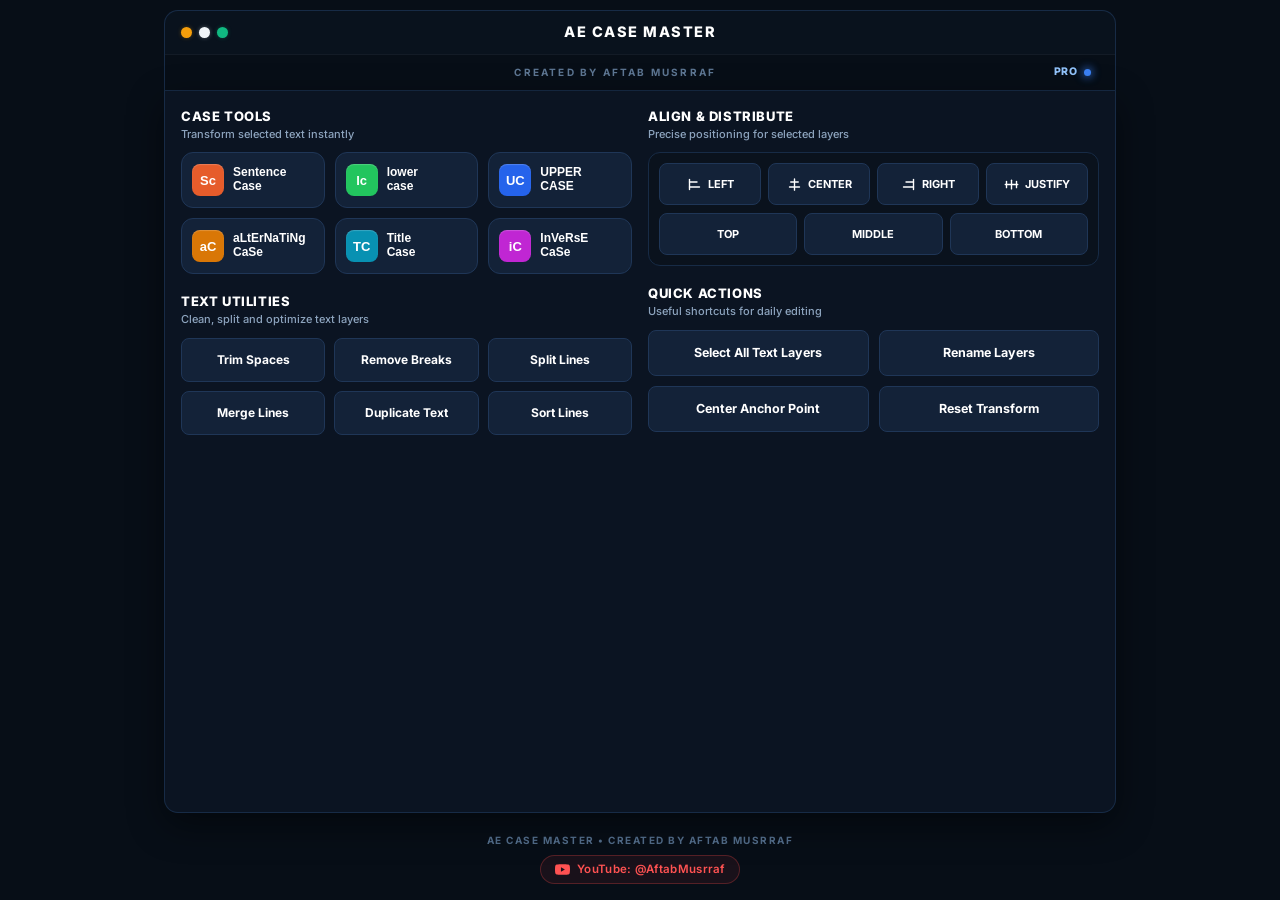
<file: Ae case master/index.html>
<!DOCTYPE html>
<html lang="en">
<head>
    <meta charset="UTF-8">
    <meta name="viewport" content="width=device-width, initial-scale=1.0">
    <title>AE Case Master</title>
    <link rel="stylesheet" href="css/style.css">
    <link rel="preconnect" href="https://fonts.googleapis.com">
    <link rel="preconnect" href="https://fonts.gstatic.com" crossorigin>
    <link href="https://fonts.googleapis.com/css2?family=Inter:wght@400;500;600;700;800&display=swap" rel="stylesheet">
</head>
<body>
    <div class="app-container">
        <!-- Top App Header -->
        <header class="app-header">
            <div class="title-bar">
                <div class="traffic-dots">
                    <span class="dot dot-yellow" title="AE Case Master"></span>
                    <span class="dot dot-white"></span>
                    <span class="dot dot-green"></span>
                </div>
                <h1 class="main-title">AE CASE MASTER</h1>
                <div class="title-spacer"></div>
            </div>
            <div class="meta-bar">
                <div class="meta-creator">CREATED BY AFTAB MUSRRAF</div>
                <div class="pro-badge" id="pro-badge" title="AE Case Master Pro Active">
                    <span class="pro-text">PRO</span>
                    <span class="pro-indicator"></span>
                </div>
            </div>
        </header>

        <!-- Main Panel Content -->
        <main class="main-panel">
            <div class="columns-wrapper">
                
                <!-- Left Column: Case Tools & Text Utilities -->
                <section class="column-left">
                    <!-- Case Tools Section -->
                    <div class="section-block">
                        <div class="section-header">
                            <h2 class="section-title">CASE TOOLS</h2>
                            <p class="section-desc">Transform selected text instantly</p>
                        </div>
                        <div class="case-grid">
                            <!-- Sentence Case -->
                            <button type="button" class="case-card" id="btn-case-sentence" data-case="sentence" title="Sentence Case: Capitalizes first letter of each sentence">
                                <div class="case-badge badge-sc">Sc</div>
                                <div class="case-label">
                                    <span class="case-label-line">Sentence</span>
                                    <span class="case-label-line">Case</span>
                                </div>
                            </button>

                            <!-- Lower Case -->
                            <button type="button" class="case-card" id="btn-case-lower" data-case="lower" title="Lower Case: Converts all characters to lowercase">
                                <div class="case-badge badge-lc">lc</div>
                                <div class="case-label">
                                    <span class="case-label-line">lower</span>
                                    <span class="case-label-line">case</span>
                                </div>
                            </button>

                            <!-- Upper Case -->
                            <button type="button" class="case-card" id="btn-case-upper" data-case="upper" title="Upper Case: Converts all characters to UPPERCASE">
                                <div class="case-badge badge-uc">UC</div>
                                <div class="case-label">
                                    <span class="case-label-line">UPPER</span>
                                    <span class="case-label-line">CASE</span>
                                </div>
                            </button>

                            <!-- Alternating Case -->
                            <button type="button" class="case-card" id="btn-case-alternating" data-case="alternating" title="Alternating Case: aLtErNaTiNg CaSe">
                                <div class="case-badge badge-ac">aC</div>
                                <div class="case-label">
                                    <span class="case-label-line">aLtErNaTiNg</span>
                                    <span class="case-label-line">CaSe</span>
                                </div>
                            </button>

                            <!-- Title Case -->
                            <button type="button" class="case-card" id="btn-case-title" data-case="title" title="Title Case: Capitalizes first letter of each word">
                                <div class="case-badge badge-tc">TC</div>
                                <div class="case-label">
                                    <span class="case-label-line">Title</span>
                                    <span class="case-label-line">Case</span>
                                </div>
                            </button>

                            <!-- Inverse Case -->
                            <button type="button" class="case-card" id="btn-case-inverse" data-case="inverse" title="Inverse Case: InVeRsE CaSe (swaps uppercase & lowercase)">
                                <div class="case-badge badge-ic">iC</div>
                                <div class="case-label">
                                    <span class="case-label-line">InVeRsE</span>
                                    <span class="case-label-line">CaSe</span>
                                </div>
                            </button>
                        </div>
                    </div>

                    <!-- Text Utilities Section -->
                    <div class="section-block">
                        <div class="section-header">
                            <h2 class="section-title">TEXT UTILITIES</h2>
                            <p class="section-desc">Clean, split and optimize text layers</p>
                        </div>
                        <div class="utilities-grid">
                            <button type="button" class="btn-utility" id="btn-util-trim" data-util="trim" title="Trim Spaces: Removes leading/trailing spaces and collapses double spaces">
                                Trim Spaces
                            </button>
                            <button type="button" class="btn-utility" id="btn-util-breaks" data-util="removeBreaks" title="Remove Breaks: Merges multi-line text into a single line">
                                Remove Breaks
                            </button>
                            <button type="button" class="btn-utility" id="btn-util-split" data-util="splitLines" title="Split Lines: Splits multi-line text into separate individual layers">
                                Split Lines
                            </button>
                            <button type="button" class="btn-utility" id="btn-util-merge" data-util="mergeLines" title="Merge Lines: Merges selected text layers into one layer">
                                Merge Lines
                            </button>
                            <button type="button" class="btn-utility" id="btn-util-duplicate" data-util="duplicateText" title="Duplicate Text: Creates an exact duplicate of selected text layer(s)">
                                Duplicate Text
                            </button>
                            <button type="button" class="btn-utility" id="btn-util-sort" data-util="sortLines" title="Sort Lines: Sorts lines alphabetically">
                                Sort Lines
                            </button>
                        </div>
                    </div>
                </section>

                <!-- Right Column: Align & Distribute & Quick Actions -->
                <section class="column-right">
                    <!-- Align & Distribute Section -->
                    <div class="section-block">
                        <div class="section-header">
                            <h2 class="section-title">ALIGN & DISTRIBUTE</h2>
                            <p class="section-desc">Precise positioning for selected layers</p>
                        </div>
                        <div class="align-box">
                            <div class="align-row-1">
                                <!-- Align Left -->
                                <button type="button" class="btn-align" id="btn-align-left" data-align="left" title="Align Left: Align selected layers to the left">
                                    <svg class="align-icon" viewBox="0 0 24 24">
                                        <line x1="4" y1="4" x2="4" y2="20"></line>
                                        <line x1="4" y1="8" x2="16" y2="8"></line>
                                        <line x1="4" y1="16" x2="20" y2="16"></line>
                                    </svg>
                                    <span>LEFT</span>
                                </button>

                                <!-- Align Center -->
                                <button type="button" class="btn-align" id="btn-align-center" data-align="center" title="Align Center: Align selected layers to center">
                                    <svg class="align-icon" viewBox="0 0 24 24">
                                        <line x1="12" y1="3" x2="12" y2="21"></line>
                                        <line x1="6" y1="8" x2="18" y2="8"></line>
                                        <line x1="4" y1="16" x2="20" y2="16"></line>
                                    </svg>
                                    <span>CENTER</span>
                                </button>

                                <!-- Align Right -->
                                <button type="button" class="btn-align" id="btn-align-right" data-align="right" title="Align Right: Align selected layers to the right">
                                    <svg class="align-icon" viewBox="0 0 24 24">
                                        <line x1="20" y1="4" x2="20" y2="20"></line>
                                        <line x1="8" y1="8" x2="20" y2="8"></line>
                                        <line x1="4" y1="16" x2="20" y2="16"></line>
                                    </svg>
                                    <span>RIGHT</span>
                                </button>

                                <!-- Justify / Distribute -->
                                <button type="button" class="btn-align" id="btn-align-justify" data-align="justify" title="Justify: Distribute layers horizontally evenly">
                                    <svg class="align-icon" viewBox="0 0 24 24">
                                        <line x1="2" y1="12" x2="22" y2="12"></line>
                                        <line x1="4" y1="7" x2="4" y2="17"></line>
                                        <line x1="12" y1="5" x2="12" y2="19"></line>
                                        <line x1="20" y1="7" x2="20" y2="17"></line>
                                    </svg>
                                    <span>JUSTIFY</span>
                                </button>
                            </div>

                            <div class="align-row-2">
                                <button type="button" class="btn-align" id="btn-align-top" data-align="top" title="Align Top">
                                    TOP
                                </button>
                                <button type="button" class="btn-align" id="btn-align-middle" data-align="middle" title="Align Middle">
                                    MIDDLE
                                </button>
                                <button type="button" class="btn-align" id="btn-align-bottom" data-align="bottom" title="Align Bottom">
                                    BOTTOM
                                </button>
                            </div>
                        </div>
                    </div>

                    <!-- Quick Actions Section -->
                    <div class="section-block">
                        <div class="section-header">
                            <h2 class="section-title">QUICK ACTIONS</h2>
                            <p class="section-desc">Useful shortcuts for daily editing</p>
                        </div>
                        <div class="quick-grid">
                            <button type="button" class="btn-quick" id="btn-quick-select-all" data-quick="selectAllText" title="Select All Text Layers in Active Comp">
                                Select All Text Layers
                            </button>
                            <button type="button" class="btn-quick" id="btn-quick-rename" data-quick="renameModal" title="Rename Layers: Batch rename or rename to text content">
                                Rename Layers
                            </button>
                            <button type="button" class="btn-quick" id="btn-quick-center-anchor" data-quick="centerAnchor" title="Center Anchor Point to visual center of selected layer(s)">
                                Center Anchor Point
                            </button>
                            <button type="button" class="btn-quick" id="btn-quick-reset-transform" data-quick="resetTransform" title="Reset Transform (Position, Scale, Rotation, Opacity, Anchor)">
                                Reset Transform
                            </button>
                        </div>
                    </div>
                </section>
            </div>
        </main>

        <!-- Footer -->
        <footer class="app-footer">
            <div class="footer-text">AE CASE MASTER • CREATED BY AFTAB MUSRRAF</div>
            <a href="javascript:void(0);" class="youtube-link" id="youtube-link" role="button" aria-label="Visit Aftab Musrraf on YouTube" title="Visit Aftab Musrraf on YouTube" data-url="https://www.youtube.com/@AftabMusrraf">
                <svg class="youtube-icon" viewBox="0 0 24 24" fill="currentColor" aria-hidden="true">
                    <path d="M23.498 6.186a3.016 3.016 0 0 0-2.122-2.136C19.505 3.545 12 3.545 12 3.545s-7.505 0-9.377.505A3.017 3.017 0 0 0 .502 6.186C0 8.07 0 12 0 12s0 3.93.502 5.814a3.016 3.016 0 0 0 2.122 2.136c1.871.505 9.376.505 9.376.505s7.505 0 9.377-.505a3.015 3.015 0 0 0 2.122-2.136C24 15.93 24 12 24 12s0-3.93-.502-5.814zM9.545 15.568V8.432L15.818 12l-6.273 3.568z"/>
                </svg>
                <span class="youtube-text">YouTube: @AftabMusrraf</span>
            </a>
        </footer>
    </div>

    <!-- Rename Layers Interactive Modal -->
    <div class="modal-overlay" id="rename-modal">
        <div class="modal-dialog">
            <div class="modal-header">
                <span class="modal-title">Rename Selected Layers</span>
                <button type="button" class="modal-close" id="modal-close-btn">&times;</button>
            </div>
            <div class="modal-tabs">
                <button type="button" class="modal-tab active" data-mode="toText">To Text</button>
                <button type="button" class="modal-tab" data-mode="prefix">Prefix</button>
                <button type="button" class="modal-tab" data-mode="suffix">Suffix</button>
                <button type="button" class="modal-tab" data-mode="replace">Replace</button>
                <button type="button" class="modal-tab" data-mode="sequence">Sequence</button>
            </div>
            <div class="modal-body" id="modal-body">
                <!-- Dynamic inputs loaded by JS -->
            </div>
            <div class="modal-actions">
                <button type="button" class="btn-secondary" id="modal-cancel-btn">Cancel</button>
                <button type="button" class="btn-primary" id="modal-apply-btn">Apply</button>
            </div>
        </div>
    </div>

    <!-- Toast Notification -->
    <div class="toast-container" id="toast">
        <span class="toast-icon" id="toast-icon">✓</span>
        <span class="toast-message" id="toast-message">Action completed</span>
    </div>

    <!-- Scripts -->
    <script src="js/CSInterface.js"></script>
    <script src="js/main.js"></script>
</body>
</html>
</file>
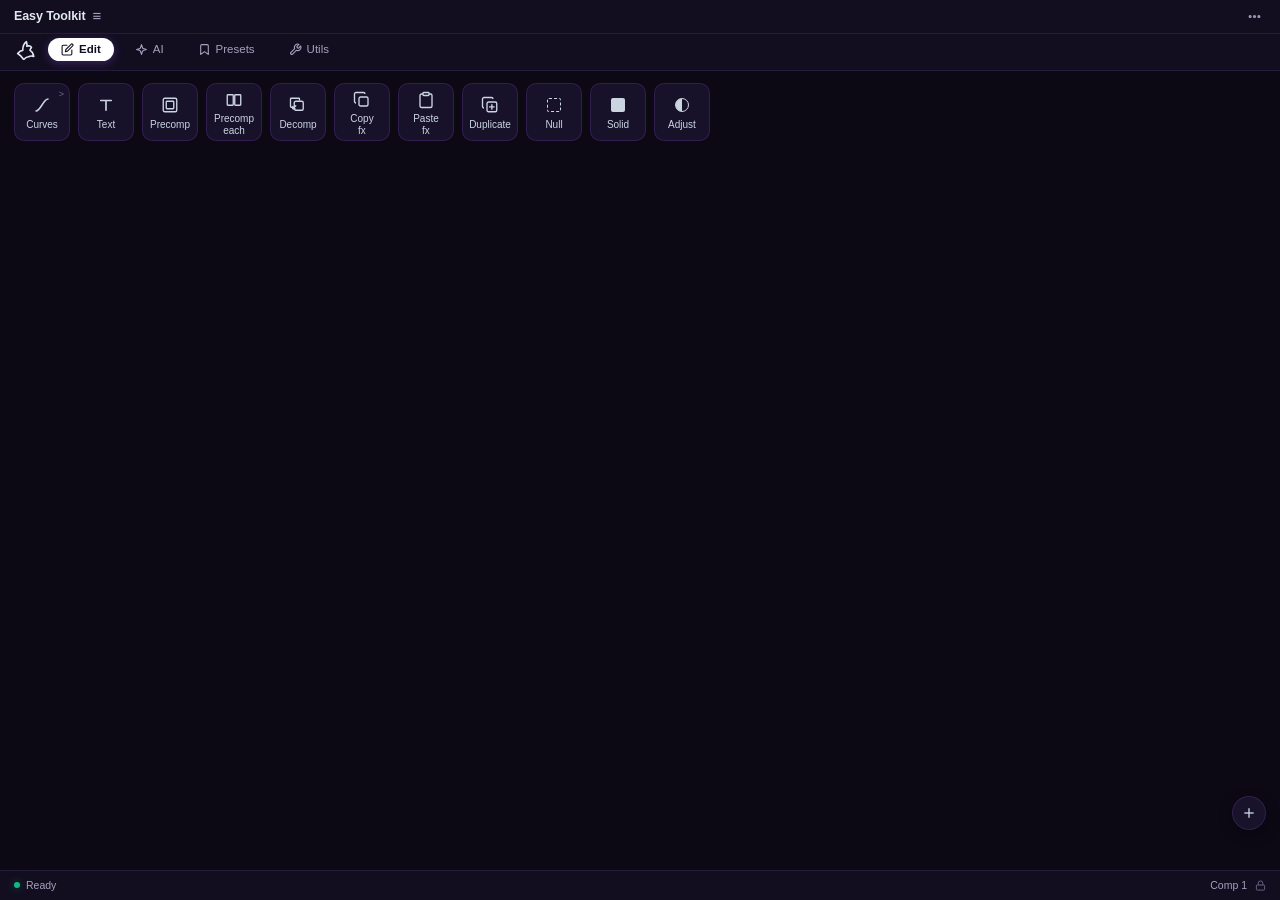
<file: Aftab easy toolkit extension/index.html>
<!DOCTYPE html>
<html lang="en">
<head>
    <meta charset="UTF-8">
    <meta name="viewport" content="width=device-width, initial-scale=1.0">
    <title>Easy Toolkit</title>
    <link rel="stylesheet" href="css/style.css">
</head>
<body>
    <!-- Top Header -->
    <header class="app-header">
        <div class="title-area">
            <span>Easy Toolkit</span>
            <span class="menu-burger" title="Menu">&#8801;</span>
        </div>
        <div class="top-actions">
            <button class="icon-btn-ghost" id="btnMoreMenu" title="Options">
                <svg width="15" height="15" viewBox="0 0 24 24" fill="none" stroke="currentColor" stroke-width="2">
                    <circle cx="12" cy="12" r="1.5"></circle>
                    <circle cx="19" cy="12" r="1.5"></circle>
                    <circle cx="5" cy="12" r="1.5"></circle>
                </svg>
            </button>
        </div>
    </header>

    <!-- Navigation Tabs -->
    <nav class="nav-bar">
        <div class="nav-tabs">
            <!-- Animal Logo Silhouette -->
            <button class="logo-btn" title="Easy Toolkit">
                <svg class="logo-svg" viewBox="0 0 24 24">
                    <path d="M4 17c1.5-2 3-3.5 5.5-3.5 0-3 1.5-7.5 4-9.5.5 1.5 1 3.5.5 5 2.5-1 4.5 0 5 1.5-1 1-1.5 2-1.5 3 2 1 3.5 3.5 4 6.5-2-.5-4-.5-5.5.5-2.5 0-4 1.5-5.5 3-1.5-2-3-4.5-6.5-6.5z"/>
                </svg>
            </button>

            <!-- Edit Tab (Active) -->
            <button class="nav-tab active" data-tab="edit">
                <svg viewBox="0 0 24 24"><path d="M11 4H4a2 2 0 0 0-2 2v14a2 2 0 0 0 2 2h14a2 2 0 0 0 2-2v-7"></path><path d="M18.5 2.5a2.121 2.121 0 0 1 3 3L12 15l-4 1 1-4 9.5-9.5z"></path></svg>
                <span>Edit</span>
            </button>

            <!-- AI Tab -->
            <button class="nav-tab" data-tab="ai">
                <svg viewBox="0 0 24 24"><path d="m12 3-1.9 5.8a2 2 0 0 1-1.3 1.3L3 12l5.8 1.9a2 2 0 0 1 1.3 1.3L12 21l1.9-5.8a2 2 0 0 1 1.3-1.3L21 12l-5.8-1.9a2 2 0 0 1-1.3-1.3Z"/></svg>
                <span>AI</span>
            </button>

            <!-- Presets Tab -->
            <button class="nav-tab" data-tab="presets">
                <svg viewBox="0 0 24 24"><path d="m19 21-7-5-7 5V5a2 2 0 0 1 2-2h10a2 2 0 0 1 2 2z"></path></svg>
                <span>Presets</span>
            </button>

            <!-- Utils Tab -->
            <button class="nav-tab" data-tab="utils">
                <svg viewBox="0 0 24 24"><path d="M14.7 6.3a1 1 0 0 0 0 1.4l1.6 1.6a1 1 0 0 0 1.4 0l3.77-3.77a6 6 0 0 1-7.94 7.94l-6.91 6.91a2.12 2.12 0 0 1-3-3l6.91-6.91a6 6 0 0 1 7.94-7.94l-3.76 3.76z"/></svg>
                <span>Utils</span>
            </button>
        </div>
    </nav>

    <!-- Main Content Area -->
    <main class="app-content">
        <!-- 1. EDIT TAB PANE -->
        <div class="tab-pane active" id="tab-edit">
            <!-- Edit Tools Grid (Screenshot 800) -->
            <div class="tools-grid" id="editGrid">
                <!-- Curves -->
                <div class="tool-card" id="toolCurves" title="Bezier Curves Editor">
                    <span class="chevron-badge">&gt;</span>
                    <div class="icon-wrapper">
                        <svg viewBox="0 0 24 24"><path d="M4 20 C 10 20, 14 4, 20 4" stroke-width="2" stroke-linecap="round"/></svg>
                    </div>
                    <span class="card-label">Curves</span>
                </div>

                <!-- Text -->
                <div class="tool-card" id="toolText" title="Create Centered Text Layer">
                    <div class="icon-wrapper">
                        <svg viewBox="0 0 24 24"><path d="M5 6h14M12 6v13" stroke-width="2.2" stroke-linecap="round"/></svg>
                    </div>
                    <span class="card-label">Text</span>
                </div>

                <!-- Precomp -->
                <div class="tool-card" id="toolPrecomp" title="Precompose Selected Layers">
                    <div class="icon-wrapper">
                        <svg viewBox="0 0 24 24">
                            <rect x="3" y="3" width="18" height="18" rx="2" stroke-width="1.8"/>
                            <rect x="7" y="7" width="10" height="10" rx="1" stroke-width="1.8"/>
                        </svg>
                    </div>
                    <span class="card-label">Precomp</span>
                </div>

                <!-- Precomp each -->
                <div class="tool-card" id="toolPrecompEach" title="Precompose Each Selected Layer Individually">
                    <div class="icon-wrapper">
                        <svg viewBox="0 0 24 24">
                            <rect x="3" y="5" width="8" height="14" rx="1" stroke-width="1.8"/>
                            <rect x="13" y="5" width="8" height="14" rx="1" stroke-width="1.8"/>
                        </svg>
                    </div>
                    <span class="card-label"><span>Precomp</span><span>each</span></span>
                </div>

                <!-- Decomp -->
                <div class="tool-card" id="toolDecomp" title="Decompose Precomp Layers into Comp">
                    <div class="icon-wrapper">
                        <svg viewBox="0 0 24 24">
                            <rect x="7" y="7" width="12" height="12" rx="2" stroke-width="1.8"/>
                            <path d="M5 15H3a1 1 0 0 1-1-1V4a1 1 0 0 1 1-1h10a1 1 0 0 1 1 1v2" stroke-width="1.8"/>
                            <path d="M9 13l-4 4m0 0h3m-3 0v-3" stroke-width="1.8" stroke-linecap="round"/>
                        </svg>
                    </div>
                    <span class="card-label">Decomp</span>
                </div>

                <!-- Copy fx -->
                <div class="tool-card" id="toolCopyFx" title="Copy Layer Effects">
                    <div class="icon-wrapper">
                        <svg viewBox="0 0 24 24">
                            <rect x="8" y="8" width="12" height="12" rx="2" stroke-width="1.8"/>
                            <path d="M4 16c-1.1 0-2-.9-2-2V4c0-1.1.9-2 2-2h10c1.1 0 2 .9 2 2" stroke-width="1.8"/>
                        </svg>
                    </div>
                    <span class="card-label"><span>Copy</span><span>fx</span></span>
                </div>

                <!-- Paste fx -->
                <div class="tool-card" id="toolPasteFx" title="Paste Effects to Selected Layers">
                    <div class="icon-wrapper">
                        <svg viewBox="0 0 24 24">
                            <path d="M16 4h2a2 2 0 0 1 2 2v14a2 2 0 0 1-2 2H6a2 2 0 0 1-2-2V6a2 2 0 0 1 2-2h2" stroke-width="1.8"/>
                            <rect x="8" y="2" width="8" height="4" rx="1" stroke-width="1.8"/>
                        </svg>
                    </div>
                    <span class="card-label"><span>Paste</span><span>fx</span></span>
                </div>

                <!-- Duplicate -->
                <div class="tool-card" id="toolDuplicate" title="Duplicate Layer(s)">
                    <div class="icon-wrapper">
                        <svg viewBox="0 0 24 24">
                            <rect x="8" y="8" width="13" height="13" rx="2" stroke-width="1.8"/>
                            <path d="M4 16c-1.1 0-2-.9-2-2V4c0-1.1.9-2 2-2h10c1.1 0 2 .9 2 2" stroke-width="1.8"/>
                            <path d="M14.5 11.5v6M11.5 14.5h6" stroke-width="1.8" stroke-linecap="round"/>
                        </svg>
                    </div>
                    <span class="card-label">Duplicate</span>
                </div>

                <!-- Null -->
                <div class="tool-card" id="toolNull" title="Create Null Object">
                    <div class="icon-wrapper">
                        <div class="null-box"></div>
                    </div>
                    <span class="card-label">Null</span>
                </div>

                <!-- Solid -->
                <div class="tool-card" id="toolSolid" title="Create Solid Layer">
                    <div class="icon-wrapper">
                        <div class="solid-box"></div>
                    </div>
                    <span class="card-label">Solid</span>
                </div>

                <!-- Adjust (Row 2, placed directly under Curves) -->
                <div class="tool-card" id="toolAdjust" title="Create Adjustment Layer">
                    <div class="icon-wrapper">
                        <div class="adjust-box"></div>
                    </div>
                    <span class="card-label">Adjust</span>
                </div>
            </div>

            <!-- Curves Sub-View (Screenshot 801) -->
            <div class="curves-view" id="curvesView" style="display: none;">
                <!-- Header with back button -->
                <div class="curves-header">
                    <button class="btn-back" id="btnBackCurves" title="Back to Edit tools">
                        <svg width="15" height="15" viewBox="0 0 24 24" fill="none" stroke="currentColor" stroke-width="2.5"><path d="M15 18l-6-6 6-6"/></svg>
                    </button>
                    <div class="curves-title-pill">
                        <svg viewBox="0 0 24 24" fill="none" stroke-width="2"><path d="M4 20 C 10 20, 14 4, 20 4"/></svg>
                        <span>Curves</span>
                    </div>
                </div>

                <!-- Curve Controls Bar -->
                <div class="curve-controls-bar">
                    <div class="curve-info-left">
                        <span class="curve-name-badge" id="curvePresetName">Expo In</span>
                        <div class="mode-toggle-group">
                            <button class="mode-btn active" id="modeValue">Value</button>
                            <button class="mode-btn" id="modeSpeed">Speed</button>
                        </div>
                    </div>
                    <div class="bezier-coords-text" id="curveCoordsText">0.7, 0, 0.84, 0</div>
                </div>

                <!-- Curve Canvas Graph Container -->
                <div class="curve-graph-container">
                    <canvas id="curveCanvas"></canvas>
                    <div class="graph-floating-tools">
                        <button class="graph-tool-btn" id="btnFlipCurve" title="Flip Curve">&#8646;</button>
                        <button class="graph-tool-btn" id="btnResetCurve" title="Reset Curve">Q 100%</button>
                        <button class="graph-tool-btn" id="btnInvertCurve" title="Invert Curve">&#8645;</button>
                    </div>
                </div>

                <!-- Curve Action Buttons -->
                <div class="curve-actions-row">
                    <button class="btn-apply-curve" id="btnApplyCurve" title="Apply curve to selected AE keyframes">
                        <svg viewBox="0 0 24 24" fill="none"><path d="M4 20 C 10 20, 14 4, 20 4" stroke-width="2.5" stroke-linecap="round"/></svg>
                        <span>Apply</span>
                    </button>
                    <button class="btn-read-keys" id="btnReadKeys" title="Read ease from selected keyframe">
                        <svg viewBox="0 0 24 24"><path d="M2 12s3-7 10-7 10 7 10 7-3 7-10 7-10-7-10-7Z"></path><circle cx="12" cy="12" r="3"></circle></svg>
                        <span>Read keys</span>
                    </button>
                    <button class="btn-add-curve" id="btnAddCurve" title="Save custom curve preset">+</button>
                </div>

                <!-- Curve Presets Grid -->
                <div class="curve-presets-scroll">
                    <div class="curve-presets-grid" id="curvePresetsGrid"></div>
                </div>
            </div>
        </div>

        <!-- 2. AI TAB PANE (Screenshot 803) -->
        <div class="tab-pane" id="tab-ai">
            <div class="tools-grid">
                <!-- Captions -->
                <div class="tool-card" id="toolAICaptions" title="Smart Caption Generator">
                    <span class="chevron-badge">&gt;</span>
                    <div class="icon-wrapper">
                        <svg viewBox="0 0 24 24"><rect x="3" y="5" width="18" height="14" rx="2" stroke-width="1.8"/><line x1="7" y1="13" x2="17" y2="13" stroke-width="2"/><line x1="7" y1="9" x2="13" y2="9" stroke-width="2"/></svg>
                    </div>
                    <span class="card-label">Captions</span>
                </div>

                <!-- Beat -->
                <div class="tool-card" id="toolAIBeat" title="Audio Beat Detection & Pulse Markers">
                    <span class="chevron-badge">&gt;</span>
                    <div class="icon-wrapper">
                        <svg viewBox="0 0 24 24"><path d="M2 10v4M6 6v12M10 3v18M14 8v8M18 5v14M22 10v4" stroke-width="2" stroke-linecap="round"/></svg>
                    </div>
                    <span class="card-label">Beat</span>
                </div>

                <!-- Mask -->
                <div class="tool-card" id="toolAIMask" title="Auto Subject Mask & Vignette">
                    <span class="chevron-badge">&gt;</span>
                    <div class="icon-wrapper">
                        <svg viewBox="0 0 24 24"><path d="M7 3H5a2 2 0 0 0-2 2v2M17 3h2a2 2 0 0 1 2 2v2M7 21H5a2 2 0 0 1-2-2v-2M17 21h2a2 2 0 0 0 2-2v-2" stroke-width="2" stroke-linecap="round"/><circle cx="12" cy="12" r="3" stroke-width="1.8"/></svg>
                    </div>
                    <span class="card-label">Mask</span>
                </div>

                <!-- Voice -->
                <div class="tool-card" id="toolAIVoice" title="Voiceover & Speech Track Aligner">
                    <span class="chevron-badge">&gt;</span>
                    <div class="icon-wrapper">
                        <svg viewBox="0 0 24 24"><path d="M12 2a3 3 0 0 0-3 3v7a3 3 0 0 0 6 0V5a3 3 0 0 0-3-3Z" stroke-width="1.8"/><path d="M19 10v2a7 7 0 0 1-14 0v-2M12 19v3M8 22h8" stroke-width="1.8" stroke-linecap="round"/></svg>
                    </div>
                    <span class="card-label">Voice</span>
                </div>

                <!-- Bounce -->
                <div class="tool-card" id="toolAIBounce" title="Inertial Elastic Bounce Expression">
                    <span class="chevron-badge">&gt;</span>
                    <div class="icon-wrapper">
                        <svg viewBox="0 0 24 24"><path d="M2 17c3 0 4-13 7-13s4 9 7 9 3-4 6-4" stroke-width="2" stroke-linecap="round"/></svg>
                    </div>
                    <span class="card-label">Bounce</span>
                </div>

                <!-- Text Kinetic -->
                <div class="tool-card" id="toolAIText" title="Kinetic Typography & Typewriter">
                    <span class="chevron-badge">&gt;</span>
                    <div class="icon-wrapper">
                        <svg viewBox="0 0 24 24"><path d="M4 7V4h16v3M9 20h6M12 4v16" stroke-width="2" stroke-linecap="round"/></svg>
                    </div>
                    <span class="card-label">Text</span>
                </div>

                <!-- Fluid -->
                <div class="tool-card" id="toolAIFluid" title="Fluid Organic Wave Motion">
                    <span class="chevron-badge">&gt;</span>
                    <div class="icon-wrapper">
                        <svg viewBox="0 0 24 24"><path d="M2 12c4-5 6 5 10 0s6 5 10 0M2 17c4-5 6 5 10 0s6 5 10 0" stroke-width="2" stroke-linecap="round"/></svg>
                    </div>
                    <span class="card-label">Fluid</span>
                </div>

                <!-- Face -->
                <div class="tool-card" id="toolAIFace" title="Face Tracking Target Null">
                    <span class="chevron-badge">&gt;</span>
                    <div class="icon-wrapper">
                        <svg viewBox="0 0 24 24"><circle cx="12" cy="12" r="9" stroke-width="1.8"/><path d="M8 14s1.5 2 4 2 4-2 4-2M9 9h.01M15 9h.01" stroke-width="2" stroke-linecap="round"/></svg>
                    </div>
                    <span class="card-label">Face</span>
                </div>

                <!-- Relight -->
                <div class="tool-card" id="toolAIRelight" title="Cinematic 3-Point Light Rig">
                    <span class="chevron-badge">&gt;</span>
                    <div class="icon-wrapper">
                        <svg viewBox="0 0 24 24"><path d="M12 2v4M12 18v4M4.93 4.93l2.83 2.83M16.24 16.24l2.83 2.83M2 12h4M18 12h4M4.93 19.07l2.83-2.83M16.24 7.76l2.83-2.83" stroke-width="2" stroke-linecap="round"/><circle cx="12" cy="12" r="3" stroke-width="2"/></svg>
                    </div>
                    <span class="card-label">Relight</span>
                </div>
            </div>
        </div>

        <!-- 3. PRESETS TAB PANE (Screenshot 804) -->
        <div class="tab-pane" id="tab-presets">
            <div class="presets-view">
                <!-- Sub bar -->
                <div class="presets-subbar">
                    <div class="presets-title-wrap">
                        <svg viewBox="0 0 24 24"><path d="m19 21-7-5-7 5V5a2 2 0 0 1 2-2h10a2 2 0 0 1 2 2z"></path></svg>
                        <span>Presets</span>
                    </div>
                    <div class="presets-actions-right">
                        <button class="btn-subbar-icon" id="btnPresetFolder" title="Open Presets Folder">
                            <svg viewBox="0 0 24 24"><path d="M22 19a2 2 0 0 1-2 2H4a2 2 0 0 1-2-2V5a2 2 0 0 1 2-2h5l2 3h9a2 2 0 0 1 2 2z"></path></svg>
                        </button>
                        <button class="btn-subbar-icon" id="btnNewFolder" title="Create Preset Folder">
                            <svg viewBox="0 0 24 24"><path d="M22 19a2 2 0 0 1-2 2H4a2 2 0 0 1-2-2V5a2 2 0 0 1 2-2h5l2 3h9a2 2 0 0 1 2 2z"></path><line x1="12" y1="11" x2="12" y2="17"></line><line x1="9" y1="14" x2="15" y2="14"></line></svg>
                        </button>
                        <button class="btn-pill-save" id="btnSavePreset" title="Save Selected AE Properties as Preset">
                            <span>+ Save</span>
                        </button>
                    </div>
                </div>

                <!-- Info card (matching Screenshot 804) -->
                <div class="presets-tooltip-card">
                    <h4>Presets</h4>
                    <p>Your own effects, expressions, text looks and layers, in folders</p>
                </div>

                <!-- Empty State Container (Screenshot 804) -->
                <div class="presets-empty-container" id="presetsEmptyState">
                    <div class="presets-empty-title">No presets yet</div>
                    <div class="presets-empty-description">
                        In the timeline, select what to keep: effects, a text animator, properties with their keyframes... or whole layers and precomps. Then click <strong>Save</strong>. Click a preset to apply it, <strong>AE</strong> to save it in After Effects too.
                    </div>
                </div>

                <!-- Presets List (Shown when presets exist) -->
                <div class="saved-presets-list" id="presetsListContainer" style="display: none;"></div>
            </div>
        </div>

        <!-- 4. UTILS TAB PANE (Screenshot 805) -->
        <div class="tab-pane" id="tab-utils">
            <div class="tools-grid">
                <!-- Render -->
                <div class="tool-card" id="toolRender" title="Quick Render Queue & Snapshot">
                    <span class="chevron-badge">&gt;</span>
                    <div class="icon-wrapper">
                        <svg viewBox="0 0 24 24"><rect x="2" y="3" width="20" height="18" rx="2" stroke-width="1.8"/><polygon points="10 8 16 12 10 16 10 8" stroke-width="1.5" fill="currentColor"/></svg>
                    </div>
                    <span class="card-label">Render</span>
                </div>

                <!-- Paste image -->
                <div class="tool-card" id="toolPasteImage" title="Paste Image from Clipboard directly into Comp">
                    <div class="icon-wrapper">
                        <svg viewBox="0 0 24 24"><rect x="3" y="3" width="18" height="18" rx="2" stroke-width="1.8"/><circle cx="8.5" cy="8.5" r="1.5"/><polyline points="21 15 16 10 5 21" stroke-width="1.8"/></svg>
                    </div>
                    <span class="card-label"><span>Paste</span><span>image</span></span>
                </div>

                <!-- Link -->
                <div class="tool-card" id="toolLink" title="Link Properties & Master Controller">
                    <span class="chevron-badge">&gt;</span>
                    <div class="icon-wrapper">
                        <svg viewBox="0 0 24 24"><path d="M10 13a5 5 0 0 0 7.54.54l3-3a5 5 0 0 0-7.07-7.07l-1.72 1.71" stroke-width="2" stroke-linecap="round"/><path d="M14 11a5 5 0 0 0-7.54-.54l-3 3a5 5 0 0 0 7.07 7.07l1.71-1.71" stroke-width="2" stroke-linecap="round"/></svg>
                    </div>
                    <span class="card-label">Link</span>
                </div>
            </div>
        </div>

        <!-- Floating Action Button (+) -->
        <button class="fab-button" id="fabBtn" title="Quick Add">
            <svg viewBox="0 0 24 24"><line x1="12" y1="5" x2="12" y2="19"></line><line x1="5" y1="12" x2="19" y2="12"></line></svg>
        </button>

        <!-- Floating FAB Popup Menu -->
        <div class="fab-menu" id="fabMenu">
            <button class="fab-item" data-action="add-text">
                <span>&#9998; Add Text Layer</span>
            </button>
            <button class="fab-item" data-action="add-null">
                <span>&#9634; Add Null Object</span>
            </button>
            <button class="fab-item" data-action="add-solid">
                <span>&#9632; Add Purple Solid</span>
            </button>
            <button class="fab-item" data-action="add-adjust">
                <span>&#9680; Add Adjustment Layer</span>
            </button>
        </div>
    </main>

    <!-- Bottom Status Bar -->
    <footer class="app-statusbar">
        <div class="status-left">
            <div class="status-dot" id="statusDot"></div>
            <span class="status-text" id="statusText">Ready</span>
        </div>
        <div class="status-right">
            <button class="btn-status-undo" id="btnUndo" style="display: none;" title="Undo Last Operation">Undo</button>
            <span class="comp-name-badge" id="compNameBadge">Comp 1</span>
            <span class="status-lock-icon" title="Composition Lock / Link">
                <svg viewBox="0 0 24 24" fill="none" stroke="currentColor" stroke-width="2">
                    <rect x="3" y="11" width="18" height="11" rx="2" ry="2"></rect>
                    <path d="M7 11V7a5 5 0 0 1 10 0v4"></path>
                </svg>
            </span>
        </div>
    </footer>

    <!-- MODALS -->

    <!-- Modal: Save Custom Curve Preset -->
    <div class="modal-overlay" id="modalSaveCurve">
        <div class="modal-dialog">
            <div class="modal-header">
                <h3>Save Curve Preset</h3>
                <button class="modal-close">&times;</button>
            </div>
            <div class="modal-body">
                <div class="input-group">
                    <label>Preset Name</label>
                    <input type="text" class="input-field" id="inputCurveName" placeholder="e.g. Dynamic Snap" value="Dynamic Snap">
                </div>
            </div>
            <div class="modal-footer">
                <button class="btn-secondary btn-modal-cancel">Cancel</button>
                <button class="btn-primary" id="btnConfirmSaveCurve">Save Preset</button>
            </div>
        </div>
    </div>

    <!-- Modal: Save Layer Preset -->
    <div class="modal-overlay" id="modalSavePreset">
        <div class="modal-dialog">
            <div class="modal-header">
                <h3>Save Layer Preset</h3>
                <button class="modal-close">&times;</button>
            </div>
            <div class="modal-body">
                <div class="input-group">
                    <label>Preset Name</label>
                    <input type="text" class="input-field" id="inputPresetName" placeholder="e.g. Title Pop In" value="Title Pop In">
                </div>
                <div class="input-group">
                    <label>Folder / Category</label>
                    <input type="text" class="input-field" id="inputPresetCategory" placeholder="e.g. Text Looks" value="Text Looks">
                </div>
            </div>
            <div class="modal-footer">
                <button class="btn-secondary btn-modal-cancel">Cancel</button>
                <button class="btn-primary" id="btnConfirmSavePreset">Save</button>
            </div>
        </div>
    </div>

    <!-- Modal: AI Captions -->
    <div class="modal-overlay" id="modalAICaptions">
        <div class="modal-dialog">
            <div class="modal-header">
                <h3>AI Captions Generator</h3>
                <button class="modal-close">&times;</button>
            </div>
            <div class="modal-body">
                <div class="input-group">
                    <label>Caption Text / Voice Script</label>
                    <textarea class="input-field" id="inputCaptionsText" rows="3" style="resize: vertical;">Create high-impact captions with Easy Toolkit in After Effects</textarea>
                </div>
                <p style="font-size: 10px; color: var(--text-muted);">
                    Generates synchronized text layers with animated bounce and stroke highlights.
                </p>
            </div>
            <div class="modal-footer">
                <button class="btn-secondary btn-modal-cancel">Cancel</button>
                <button class="btn-primary" id="btnConfirmAICaptions">Generate</button>
            </div>
        </div>
    </div>

    <!-- Modal: AI Inertial Bounce -->
    <div class="modal-overlay" id="modalAIBounce">
        <div class="modal-dialog">
            <div class="modal-header">
                <h3>Inertial Bounce</h3>
                <button class="modal-close">&times;</button>
            </div>
            <div class="modal-body">
                <div class="input-group">
                    <label>Frequency (Bounces / sec)</label>
                    <input type="number" step="0.5" class="input-field" id="inputBounceFreq" value="3.0">
                </div>
                <div class="input-group">
                    <label>Decay (Damping factor)</label>
                    <input type="number" step="0.5" class="input-field" id="inputBounceDecay" value="5.0">
                </div>
            </div>
            <div class="modal-footer">
                <button class="btn-secondary btn-modal-cancel">Cancel</button>
                <button class="btn-primary" id="btnConfirmAIBounce">Apply Bounce</button>
            </div>
        </div>
    </div>

    <!-- Modal: AI Kinetic Text -->
    <div class="modal-overlay" id="modalAIText">
        <div class="modal-dialog">
            <div class="modal-header">
                <h3>Kinetic Text Animator</h3>
                <button class="modal-close">&times;</button>
            </div>
            <div class="modal-body">
                <div class="input-group">
                    <label>Animation Style</label>
                    <select class="input-field" id="selectKineticStyle">
                        <option value="stagger">Stagger Fade & Rise</option>
                        <option value="typewriter">Typewriter with Cursor</option>
                    </select>
                </div>
            </div>
            <div class="modal-footer">
                <button class="btn-secondary btn-modal-cancel">Cancel</button>
                <button class="btn-primary" id="btnConfirmAIText">Apply Style</button>
            </div>
        </div>
    </div>

    <!-- Modal: Quick Render Queue -->
    <div class="modal-overlay" id="modalRenderQueue">
        <div class="modal-dialog">
            <div class="modal-header">
                <h3>Quick Render</h3>
                <button class="modal-close">&times;</button>
            </div>
            <div class="modal-body">
                <p style="font-size: 10.5px; color: var(--text-secondary); margin-bottom: 8px;">
                    Send current comp to Render Queue or save an instant PNG frame snapshot.
                </p>
                <button class="btn-primary" id="btnConfirmRender" style="width: 100%; margin-bottom: 6px;">Add Comp to Render Queue</button>
                <button class="btn-secondary" id="btnConfirmSnapshot" style="width: 100%;">Snapshot Current Frame to Desktop</button>
            </div>
            <div class="modal-footer">
                <button class="btn-secondary btn-modal-cancel">Close</button>
            </div>
        </div>
    </div>

    <!-- Modal: Settings / Info -->
    <div class="modal-overlay" id="modalSettings">
        <div class="modal-dialog">
            <div class="modal-header">
                <h3>Easy Toolkit Settings</h3>
                <button class="modal-close">&times;</button>
            </div>
            <div class="modal-body">
                <div style="font-size: 11px; color: var(--text-secondary); line-height: 1.6;">
                    <p><strong>Extension:</strong> Easy Toolkit (v1.0.0)</p>
                    <p><strong>Theme:</strong> Neon Purple Aesthetic</p>
                    <p><strong>Compatibility:</strong> After Effects CC 2015 &ndash; CC 2026+</p>
                    <p><strong>Host Engine:</strong> CEP 6 &ndash; 12+ / ExtendScript ES3</p>
                </div>
            </div>
            <div class="modal-footer">
                <button class="btn-secondary btn-modal-cancel">Done</button>
            </div>
        </div>
    </div>

    <!-- Scripts -->
    <script src="js/CSInterface.js"></script>
    <script src="js/curves.js"></script>
    <script src="js/presets.js"></script>
    <script src="js/app.js"></script>
</body>
</html>
</file>
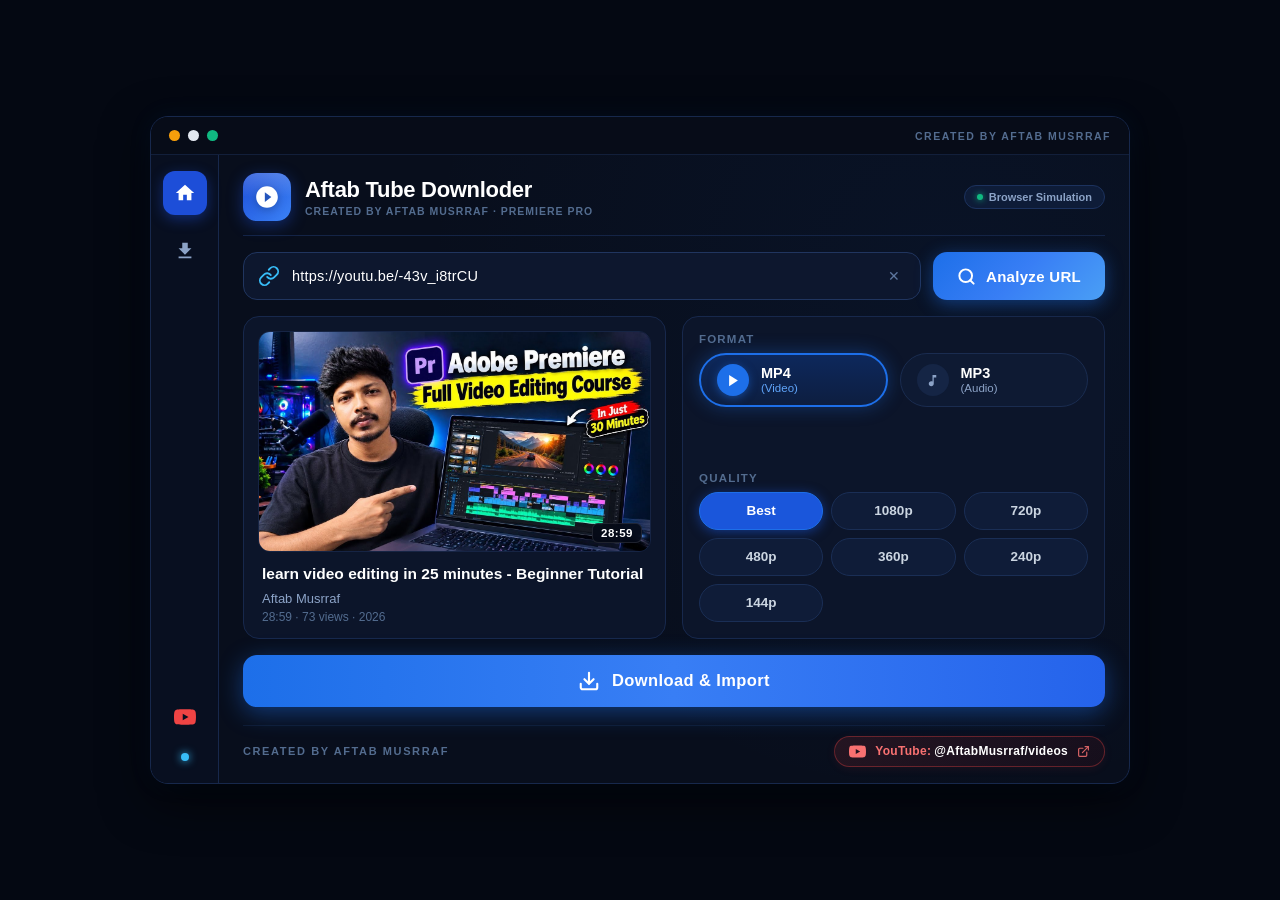
<file: Aftab tube downloder for premiere pro/index.html>
<!DOCTYPE html>
<html lang="en">
<head>
    <meta charset="UTF-8">
    <meta name="viewport" content="width=device-width, initial-scale=1.0">
    <title>Aftab Tube Downloder for Premiere Pro</title>
    <link rel="stylesheet" href="./css/style.css">
</head>
<body>

    <div class="app-window" id="appWindow">
        <!-- Window Titlebar -->
        <header class="window-titlebar">
            <div class="window-dots">
                <span class="window-dot dot-amber" title="Minimize"></span>
                <span class="window-dot dot-white" title="Maximize"></span>
                <span class="window-dot dot-green" title="Restore"></span>
            </div>
            <div class="titlebar-credits">CREATED BY AFTAB MUSRRAF</div>
        </header>

        <!-- App Body -->
        <div class="app-body">
            <!-- Left Sidebar -->
            <nav class="app-sidebar" aria-label="Main Navigation">
                <button class="sidebar-btn active" id="btnNavHome" title="Downloader Home">
                    <svg viewBox="0 0 24 24">
                        <path d="M10 20v-6h4v6h5v-8h3L12 3 2 12h3v8z"/>
                    </svg>
                </button>
                <button class="sidebar-btn" id="btnNavHistory" title="Downloads & History">
                    <svg viewBox="0 0 24 24">
                        <path d="M19 9h-4V3H9v6H5l7 7 7-7zM5 18v2h14v-2H5z"/>
                    </svg>
                </button>
                <div class="sidebar-spacer"></div>
                <a href="https://www.youtube.com/@AftabMusrraf/videos" class="sidebar-btn sidebar-yt-btn" id="btnSidebarYouTube" target="_blank" rel="noopener noreferrer" title="Open Aftab Musrraf YouTube Channel in Chrome">
                    <svg viewBox="0 0 24 24">
                        <path d="M23.498 6.186a3.016 3.016 0 0 0-2.122-2.136C19.505 3.545 12 3.545 12 3.545s-7.505 0-9.377.505A3.017 3.017 0 0 0 .502 6.186C0 8.07 0 12 0 12s0 3.93.502 5.814a3.016 3.016 0 0 0 2.122 2.136c1.871.505 9.376.505 9.376.505s7.505 0 9.377-.505a3.015 3.015 0 0 0 2.122-2.136C24 15.93 24 12 24 12s0-3.93-.502-5.814zM9.545 15.568V8.432L15.818 12l-6.273 3.568z"/>
                    </svg>
                </a>
                <div class="sidebar-status-dot" id="hostStatusDot" title="Premiere Pro Engine Active"></div>
            </nav>

            <!-- Main Panel -->
            <main class="app-main">
                <!-- Main Header -->
                <section class="main-header">
                    <div class="header-brand">
                        <div class="app-icon-badge">
                            <svg viewBox="0 0 24 24">
                                <path d="M12 2C6.48 2 2 6.48 2 12s4.48 10 10 10 10-4.48 10-10S17.52 2 12 2zm-2 14.5v-9l6 4.5-6 4.5z"/>
                            </svg>
                        </div>
                        <div class="brand-text">
                            <h1>Aftab Tube Downloder</h1>
                            <p>CREATED BY AFTAB MUSRRAF · PREMIERE PRO</p>
                        </div>
                    </div>
                    <div class="header-tools">
                        <div class="badge-ae badge-host" id="hostBadge">
                            <span class="indicator"></span>
                            <span id="hostStatusText">Premiere Pro Ready</span>
                        </div>
                    </div>
                </section>

                <!-- Search / URL Input Row -->
                <section class="search-row">
                    <div class="url-input-container">
                        <div class="url-icon">
                            <svg viewBox="0 0 24 24">
                                <path d="M10 13a5 5 0 0 0 7.54.54l3-3a5 5 0 0 0-7.07-7.07l-1.72 1.71" stroke-linecap="round" stroke-linejoin="round"/>
                                <path d="M14 11a5 5 0 0 0-7.54-.54l-3 3a5 5 0 0 0 7.07 7.07l1.71-1.71" stroke-linecap="round" stroke-linejoin="round"/>
                            </svg>
                        </div>
                        <input type="text" id="urlInput" placeholder="https://youtu.be/-43v_i8trCU" value="https://youtu.be/-43v_i8trCU" spellcheck="false" autocomplete="off">
                        <button class="input-clear-btn" id="btnClearUrl" title="Clear URL">✕</button>
                    </div>
                    <button class="btn-analyze" id="btnAnalyze">
                        <svg viewBox="0 0 24 24">
                            <circle cx="11" cy="11" r="8"></circle>
                            <line x1="21" y1="21" x2="16.65" y2="16.65" stroke-linecap="round"></line>
                        </svg>
                        <span>Analyze URL</span>
                    </button>
                </section>

                <!-- Content Grid -->
                <div class="content-grid">
                    <!-- Left: Video Card -->
                    <article class="card-preview">
                        <div class="thumb-container">
                            <img src="./assets/sample-thumb.jpg" alt="Video Thumbnail" class="thumb-img" id="videoThumb">
                            <div class="duration-badge" id="videoDuration">28:59</div>
                        </div>
                        <div class="video-info">
                            <h2 class="video-title" id="videoTitle">learn video editing in 25 minutes - Beginner Tutorial</h2>
                            <p class="video-channel" id="videoChannel">Aftab Musrraf</p>
                            <p class="video-meta" id="videoMeta">28:59 · 73 views · 2026</p>
                        </div>
                    </article>

                    <!-- Right: Options Card -->
                    <article class="card-options">
                        <!-- Format Selection -->
                        <div>
                            <div class="section-label">FORMAT</div>
                            <div class="format-buttons-row">
                                <button class="format-btn active" id="btnFormatMp4" data-format="mp4">
                                    <div class="format-icon-circle">
                                        <svg viewBox="0 0 24 24">
                                            <polygon points="5 3 19 12 5 21 5 3"></polygon>
                                        </svg>
                                    </div>
                                    <div class="format-btn-text">
                                        <span class="format-name">MP4</span>
                                        <span class="format-desc">(Video)</span>
                                    </div>
                                </button>
                                <button class="format-btn" id="btnFormatMp3" data-format="mp3">
                                    <div class="format-icon-circle">
                                        <svg viewBox="0 0 24 24">
                                            <path d="M12 3v10.55c-.59-.34-1.27-.55-2-.55-2.21 0-4 1.79-4 4s1.79 4 4 4 4-1.79 4-4V7h4V3h-6z"/>
                                        </svg>
                                    </div>
                                    <div class="format-btn-text">
                                        <span class="format-name">MP3</span>
                                        <span class="format-desc">(Audio)</span>
                                    </div>
                                </button>
                            </div>
                        </div>

                        <!-- Quality Selection -->
                        <div>
                            <div class="section-label">QUALITY</div>
                            <div class="quality-grid" id="qualityGrid">
                                <button class="quality-pill active" data-quality="Best">Best</button>
                                <button class="quality-pill" data-quality="1080p">1080p</button>
                                <button class="quality-pill" data-quality="720p">720p</button>
                                <button class="quality-pill" data-quality="480p">480p</button>
                                <button class="quality-pill" data-quality="360p">360p</button>
                                <button class="quality-pill" data-quality="240p">240p</button>
                                <button class="quality-pill" data-quality="144p">144p</button>
                            </div>
                        </div>
                    </article>
                </div>

                <!-- Bottom Action Row -->
                <section class="bottom-action-container">
                    <button class="btn-download-import" id="btnDownload">
                        <svg viewBox="0 0 24 24">
                            <path d="M21 15v4a2 2 0 0 1-2 2H5a2 2 0 0 1-2-2v-4" stroke-linecap="round" stroke-linejoin="round"></path>
                            <polyline points="7 10 12 15 17 10" stroke-linecap="round" stroke-linejoin="round"></polyline>
                            <line x1="12" y1="15" x2="12" y2="3" stroke-linecap="round"></line>
                        </svg>
                        <span id="btnDownloadText">Download & Import</span>
                    </button>

                    <!-- Progress Bar Panel -->
                    <div class="progress-panel" id="progressPanel">
                        <div class="progress-header">
                            <span class="progress-status" id="progressStatus">Downloading MP4...</span>
                            <span class="progress-stats" id="progressStats">0% · 0 MB/s</span>
                        </div>
                        <div class="progress-bar-bg">
                            <div class="progress-bar-fill" id="progressBarFill"></div>
                        </div>
                    </div>
                </section>

                <!-- Footer -->
                <footer class="main-footer">
                    <div class="footer-inner">
                        <p class="footer-credits">CREATED BY AFTAB MUSRRAF</p>
                        <a href="https://www.youtube.com/@AftabMusrraf/videos" class="youtube-channel-link" id="btnOpenYouTube" target="_blank" rel="noopener noreferrer" title="Open Aftab Musrraf YouTube Channel in Chrome">
                            <span class="youtube-icon-wrapper">
                                <svg class="youtube-icon" viewBox="0 0 24 24">
                                    <path d="M23.498 6.186a3.016 3.016 0 0 0-2.122-2.136C19.505 3.545 12 3.545 12 3.545s-7.505 0-9.377.505A3.017 3.017 0 0 0 .502 6.186C0 8.07 0 12 0 12s0 3.93.502 5.814a3.016 3.016 0 0 0 2.122 2.136c1.871.505 9.376.505 9.376.505s7.505 0 9.377-.505a3.015 3.015 0 0 0 2.122-2.136C24 15.93 24 12 24 12s0-3.93-.502-5.814zM9.545 15.568V8.432L15.818 12l-6.273 3.568z"/>
                                </svg>
                            </span>
                            <span class="youtube-link-text">YouTube: <strong>@AftabMusrraf/videos</strong></span>
                            <svg class="external-icon" viewBox="0 0 24 24" fill="none" stroke="currentColor" stroke-width="2.2" stroke-linecap="round" stroke-linejoin="round">
                                <path d="M18 13v6a2 2 0 0 1-2 2H5a2 2 0 0 1-2-2V8a2 2 0 0 1 2-2h6"></path>
                                <polyline points="15 3 21 3 21 9"></polyline>
                                <line x1="10" y1="14" x2="21" y2="3"></line>
                            </svg>
                        </a>
                    </div>
                </footer>
            </main>
        </div>

        <!-- Downloads / Library History Drawer -->
        <aside class="history-drawer" id="historyDrawer">
            <div class="history-header">
                <h3>Downloaded Media</h3>
                <button class="history-close-btn" id="btnCloseHistory">✕</button>
            </div>
            <div class="history-list" id="historyList">
                <div class="history-item" data-path="">
                    <span class="history-item-title">learn video editing in 25 minutes - Beginner Tutorial</span>
                    <div class="history-item-meta">
                        <span>MP4 · 1080p</span>
                        <span class="history-item-action">Import to Timeline ↗</span>
                    </div>
                </div>
            </div>
        </aside>

        <!-- Status Toast -->
        <div class="toast" id="toastNotification">
            <span id="toastMessage">Ready</span>
        </div>
    </div>

    <!-- Scripts -->
    <script src="./js/CSInterface.js"></script>
    <script src="./js/downloader.js"></script>
    <script src="./js/app.js"></script>
</body>
</html>
</file>
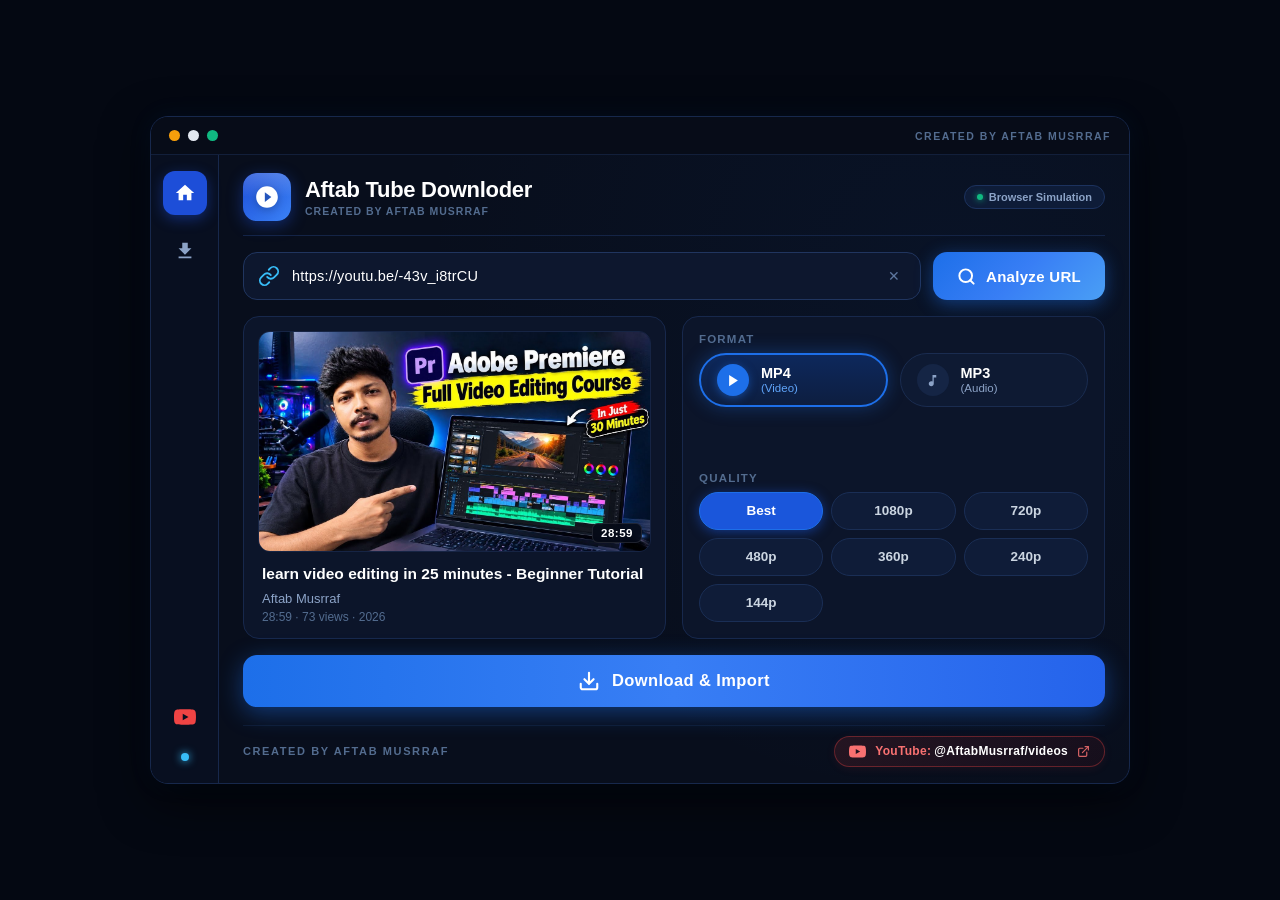
<file: Aftab tube downloder/index.html>
<!DOCTYPE html>
<html lang="en">
<head>
    <meta charset="UTF-8">
    <meta name="viewport" content="width=device-width, initial-scale=1.0">
    <title>Aftab Tube Downloder</title>
    <link rel="stylesheet" href="./css/style.css">
</head>
<body>

    <div class="app-window" id="appWindow">
        <!-- Window Titlebar -->
        <header class="window-titlebar">
            <div class="window-dots">
                <span class="window-dot dot-amber" title="Minimize"></span>
                <span class="window-dot dot-white" title="Maximize"></span>
                <span class="window-dot dot-green" title="Restore"></span>
            </div>
            <div class="titlebar-credits">CREATED BY AFTAB MUSRRAF</div>
        </header>

        <!-- App Body -->
        <div class="app-body">
            <!-- Left Sidebar -->
            <nav class="app-sidebar" aria-label="Main Navigation">
                <button class="sidebar-btn active" id="btnNavHome" title="Downloader Home">
                    <svg viewBox="0 0 24 24">
                        <path d="M10 20v-6h4v6h5v-8h3L12 3 2 12h3v8z"/>
                    </svg>
                </button>
                <button class="sidebar-btn" id="btnNavHistory" title="Downloads & History">
                    <svg viewBox="0 0 24 24">
                        <path d="M19 9h-4V3H9v6H5l7 7 7-7zM5 18v2h14v-2H5z"/>
                    </svg>
                </button>
                <div class="sidebar-spacer"></div>
                <a href="https://www.youtube.com/@AftabMusrraf/videos" class="sidebar-btn sidebar-yt-btn" id="btnSidebarYouTube" target="_blank" rel="noopener noreferrer" title="Open Aftab Musrraf YouTube Channel in Chrome">
                    <svg viewBox="0 0 24 24">
                        <path d="M23.498 6.186a3.016 3.016 0 0 0-2.122-2.136C19.505 3.545 12 3.545 12 3.545s-7.505 0-9.377.505A3.017 3.017 0 0 0 .502 6.186C0 8.07 0 12 0 12s0 3.93.502 5.814a3.016 3.016 0 0 0 2.122 2.136c1.871.505 9.376.505 9.376.505s7.505 0 9.377-.505a3.015 3.015 0 0 0 2.122-2.136C24 15.93 24 12 24 12s0-3.93-.502-5.814zM9.545 15.568V8.432L15.818 12l-6.273 3.568z"/>
                    </svg>
                </a>
                <div class="sidebar-status-dot" id="aeStatusDot" title="After Effects Engine Active"></div>
            </nav>

            <!-- Main Panel -->
            <main class="app-main">
                <!-- Main Header -->
                <section class="main-header">
                    <div class="header-brand">
                        <div class="app-icon-badge">
                            <svg viewBox="0 0 24 24">
                                <path d="M12 2C6.48 2 2 6.48 2 12s4.48 10 10 10 10-4.48 10-10S17.52 2 12 2zm-2 14.5v-9l6 4.5-6 4.5z"/>
                            </svg>
                        </div>
                        <div class="brand-text">
                            <h1>Aftab Tube Downloder</h1>
                            <p>CREATED BY AFTAB MUSRRAF</p>
                        </div>
                    </div>
                    <div class="header-tools">
                        <div class="badge-ae" id="aeBadge">
                            <span class="indicator"></span>
                            <span id="aeStatusText">AE CC 2026 Ready</span>
                        </div>
                    </div>
                </section>

                <!-- Search / URL Input Row -->
                <section class="search-row">
                    <div class="url-input-container">
                        <div class="url-icon">
                            <svg viewBox="0 0 24 24">
                                <path d="M10 13a5 5 0 0 0 7.54.54l3-3a5 5 0 0 0-7.07-7.07l-1.72 1.71" stroke-linecap="round" stroke-linejoin="round"/>
                                <path d="M14 11a5 5 0 0 0-7.54-.54l-3 3a5 5 0 0 0 7.07 7.07l1.71-1.71" stroke-linecap="round" stroke-linejoin="round"/>
                            </svg>
                        </div>
                        <input type="text" id="urlInput" placeholder="https://youtu.be/-43v_i8trCU" value="https://youtu.be/-43v_i8trCU" spellcheck="false" autocomplete="off">
                        <button class="input-clear-btn" id="btnClearUrl" title="Clear URL">✕</button>
                    </div>
                    <button class="btn-analyze" id="btnAnalyze">
                        <svg viewBox="0 0 24 24">
                            <circle cx="11" cy="11" r="8"></circle>
                            <line x1="21" y1="21" x2="16.65" y2="16.65" stroke-linecap="round"></line>
                        </svg>
                        <span>Analyze URL</span>
                    </button>
                </section>

                <!-- Content Grid -->
                <div class="content-grid">
                    <!-- Left: Video Card -->
                    <article class="card-preview">
                        <div class="thumb-container">
                            <img src="./assets/sample-thumb.jpg" alt="Video Thumbnail" class="thumb-img" id="videoThumb">
                            <div class="duration-badge" id="videoDuration">28:59</div>
                        </div>
                        <div class="video-info">
                            <h2 class="video-title" id="videoTitle">learn video editing in 25 minutes - Beginner Tutorial</h2>
                            <p class="video-channel" id="videoChannel">Aftab Musrraf</p>
                            <p class="video-meta" id="videoMeta">28:59 · 73 views · 2026</p>
                        </div>
                    </article>

                    <!-- Right: Options Card -->
                    <article class="card-options">
                        <!-- Format Selection -->
                        <div>
                            <div class="section-label">FORMAT</div>
                            <div class="format-buttons-row">
                                <button class="format-btn active" id="btnFormatMp4" data-format="mp4">
                                    <div class="format-icon-circle">
                                        <svg viewBox="0 0 24 24">
                                            <polygon points="5 3 19 12 5 21 5 3"></polygon>
                                        </svg>
                                    </div>
                                    <div class="format-btn-text">
                                        <span class="format-name">MP4</span>
                                        <span class="format-desc">(Video)</span>
                                    </div>
                                </button>
                                <button class="format-btn" id="btnFormatMp3" data-format="mp3">
                                    <div class="format-icon-circle">
                                        <svg viewBox="0 0 24 24">
                                            <path d="M12 3v10.55c-.59-.34-1.27-.55-2-.55-2.21 0-4 1.79-4 4s1.79 4 4 4 4-1.79 4-4V7h4V3h-6z"/>
                                        </svg>
                                    </div>
                                    <div class="format-btn-text">
                                        <span class="format-name">MP3</span>
                                        <span class="format-desc">(Audio)</span>
                                    </div>
                                </button>
                            </div>
                        </div>

                        <!-- Quality Selection -->
                        <div>
                            <div class="section-label">QUALITY</div>
                            <div class="quality-grid" id="qualityGrid">
                                <button class="quality-pill active" data-quality="Best">Best</button>
                                <button class="quality-pill" data-quality="1080p">1080p</button>
                                <button class="quality-pill" data-quality="720p">720p</button>
                                <button class="quality-pill" data-quality="480p">480p</button>
                                <button class="quality-pill" data-quality="360p">360p</button>
                                <button class="quality-pill" data-quality="240p">240p</button>
                                <button class="quality-pill" data-quality="144p">144p</button>
                            </div>
                        </div>
                    </article>
                </div>

                <!-- Bottom Action Row -->
                <section class="bottom-action-container">
                    <button class="btn-download-import" id="btnDownload">
                        <svg viewBox="0 0 24 24">
                            <path d="M21 15v4a2 2 0 0 1-2 2H5a2 2 0 0 1-2-2v-4" stroke-linecap="round" stroke-linejoin="round"></path>
                            <polyline points="7 10 12 15 17 10" stroke-linecap="round" stroke-linejoin="round"></polyline>
                            <line x1="12" y1="15" x2="12" y2="3" stroke-linecap="round"></line>
                        </svg>
                        <span id="btnDownloadText">Download & Import</span>
                    </button>

                    <!-- Progress Bar Panel -->
                    <div class="progress-panel" id="progressPanel">
                        <div class="progress-header">
                            <span class="progress-status" id="progressStatus">Downloading MP4...</span>
                            <span class="progress-stats" id="progressStats">0% · 0 MB/s</span>
                        </div>
                        <div class="progress-bar-bg">
                            <div class="progress-bar-fill" id="progressBarFill"></div>
                        </div>
                    </div>
                </section>

                <!-- Footer -->
                <footer class="main-footer">
                    <div class="footer-inner">
                        <p class="footer-credits">CREATED BY AFTAB MUSRRAF</p>
                        <a href="https://www.youtube.com/@AftabMusrraf/videos" class="youtube-channel-link" id="btnOpenYouTube" target="_blank" rel="noopener noreferrer" title="Open Aftab Musrraf YouTube Channel in Chrome">
                            <span class="youtube-icon-wrapper">
                                <svg class="youtube-icon" viewBox="0 0 24 24">
                                    <path d="M23.498 6.186a3.016 3.016 0 0 0-2.122-2.136C19.505 3.545 12 3.545 12 3.545s-7.505 0-9.377.505A3.017 3.017 0 0 0 .502 6.186C0 8.07 0 12 0 12s0 3.93.502 5.814a3.016 3.016 0 0 0 2.122 2.136c1.871.505 9.376.505 9.376.505s7.505 0 9.377-.505a3.015 3.015 0 0 0 2.122-2.136C24 15.93 24 12 24 12s0-3.93-.502-5.814zM9.545 15.568V8.432L15.818 12l-6.273 3.568z"/>
                                </svg>
                            </span>
                            <span class="youtube-link-text">YouTube: <strong>@AftabMusrraf/videos</strong></span>
                            <svg class="external-icon" viewBox="0 0 24 24" fill="none" stroke="currentColor" stroke-width="2.2" stroke-linecap="round" stroke-linejoin="round">
                                <path d="M18 13v6a2 2 0 0 1-2 2H5a2 2 0 0 1-2-2V8a2 2 0 0 1 2-2h6"></path>
                                <polyline points="15 3 21 3 21 9"></polyline>
                                <line x1="10" y1="14" x2="21" y2="3"></line>
                            </svg>
                        </a>
                    </div>
                </footer>
            </main>
        </div>

        <!-- Downloads / Library History Drawer -->
        <aside class="history-drawer" id="historyDrawer">
            <div class="history-header">
                <h3>Downloaded Media</h3>
                <button class="history-close-btn" id="btnCloseHistory">✕</button>
            </div>
            <div class="history-list" id="historyList">
                <div class="history-item" data-path="">
                    <span class="history-item-title">learn video editing in 25 minutes - Beginner Tutorial</span>
                    <div class="history-item-meta">
                        <span>MP4 · 1080p</span>
                        <span class="history-item-action">Import to Comp ↗</span>
                    </div>
                </div>
            </div>
        </aside>

        <!-- Status Toast -->
        <div class="toast" id="toastNotification">
            <span id="toastMessage">Ready</span>
        </div>
    </div>

    <!-- Scripts -->
    <script src="./js/CSInterface.js"></script>
    <script src="./js/downloader.js"></script>
    <script src="./js/app.js"></script>
</body>
</html>
</file>
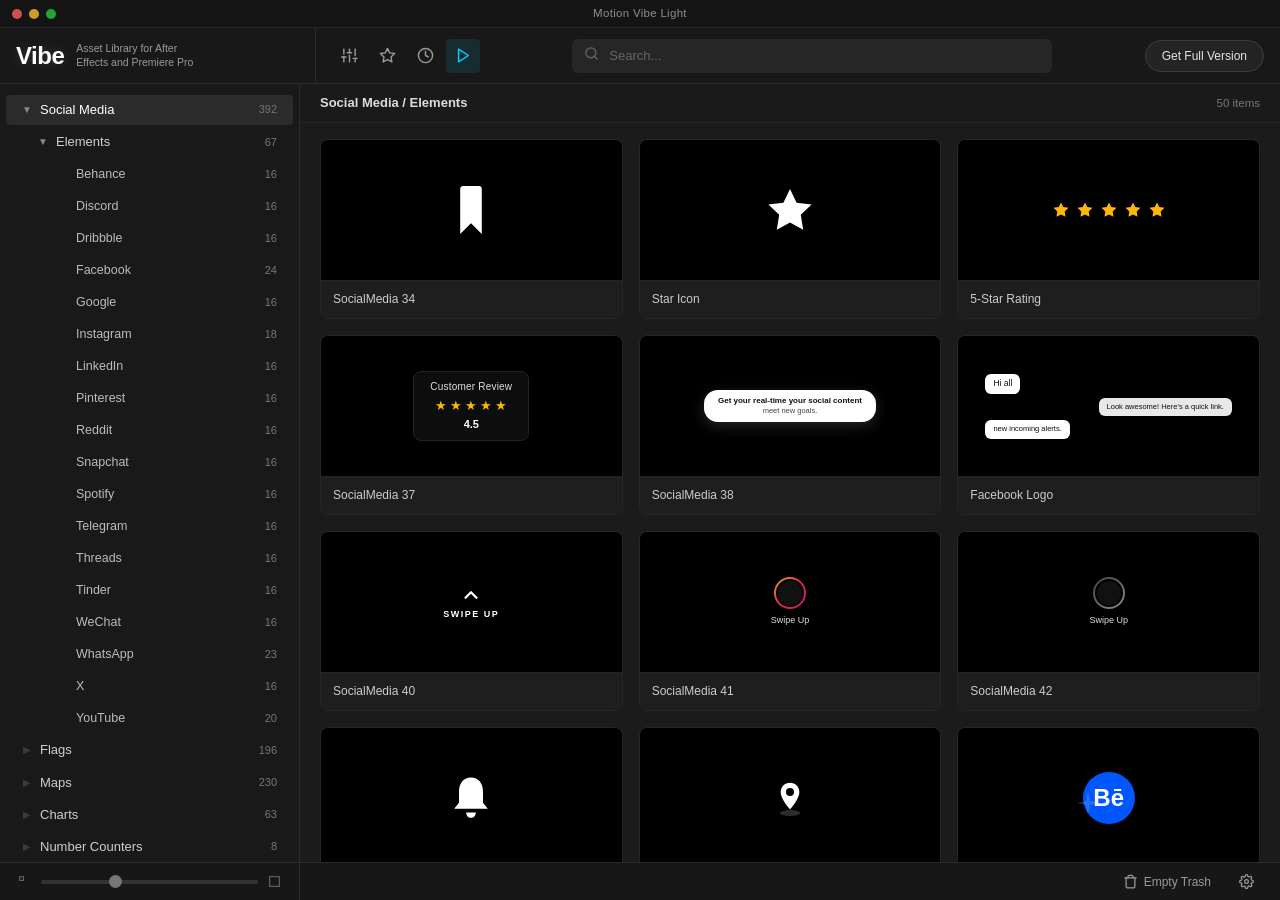
<file: motion vibe light/index.html>
<!DOCTYPE html>
<html lang="en">
<head>
    <meta charset="UTF-8">
    <meta name="viewport" content="width=device-width, initial-scale=1.0">
    <title>Motion Vibe Light</title>
    <link rel="stylesheet" href="css/style.css">
</head>
<body>
    <div id="app-container">
        <!-- Titlebar (macOS / Adobe Extension Window Header) -->
        <header class="window-titlebar">
            <div class="window-dots">
                <span class="dot close"></span>
                <span class="dot min"></span>
                <span class="dot max"></span>
            </div>
            <div class="window-title">Motion Vibe Light</div>
        </header>

        <!-- Main Extension Header -->
        <div class="app-header">
            <div class="header-brand">
                <div class="brand-logo" id="brand-logo" title="Motion Vibe Light">
                    <span class="brand-logo-text">Vibe</span>
                </div>
                <div class="brand-subtitle">
                    <span>Asset Library for After</span>
                    <span>Effects and Premiere Pro</span>
                </div>
            </div>

            <div class="header-toolbar">
                <div class="toolbar-actions">
                    <button class="tb-btn" id="tb-filter-all" title="All Assets / Reset Filter">
                        <svg viewBox="0 0 24 24" fill="none" stroke="currentColor" stroke-width="2" stroke-linecap="round" stroke-linejoin="round">
                            <line x1="4" y1="21" x2="4" y2="14"></line>
                            <line x1="4" y1="10" x2="4" y2="3"></line>
                            <line x1="12" y1="21" x2="12" y2="12"></line>
                            <line x1="12" y1="8" x2="12" y2="3"></line>
                            <line x1="20" y1="21" x2="20" y2="16"></line>
                            <line x1="20" y1="12" x2="20" y2="3"></line>
                            <line x1="1" y1="14" x2="7" y2="14"></line>
                            <line x1="9" y1="8" x2="15" y2="8"></line>
                            <line x1="17" y1="16" x2="23" y2="16"></line>
                        </svg>
                    </button>
                    <button class="tb-btn" id="tb-favorites" title="Favorites">
                        <svg viewBox="0 0 24 24" fill="none" stroke="currentColor" stroke-width="2" stroke-linecap="round" stroke-linejoin="round">
                            <polygon points="12 2 15.09 8.26 22 9.27 17 14.14 18.18 21.02 12 17.77 5.82 21.02 7 14.14 2 9.27 8.91 8.26 12 2"></polygon>
                        </svg>
                    </button>
                    <button class="tb-btn" id="tb-recents" title="Recently Used">
                        <svg viewBox="0 0 24 24" fill="none" stroke="currentColor" stroke-width="2" stroke-linecap="round" stroke-linejoin="round">
                            <circle cx="12" cy="12" r="10"></circle>
                            <polyline points="12 6 12 12 16 14"></polyline>
                        </svg>
                    </button>
                    <button class="tb-btn active" id="tb-preview-toggle" title="Live Hover Preview Toggle">
                        <svg viewBox="0 0 24 24" fill="none" stroke="currentColor" stroke-width="2" stroke-linecap="round" stroke-linejoin="round">
                            <polygon points="5 3 19 12 5 21 5 3"></polygon>
                        </svg>
                    </button>
                </div>

                <div class="search-wrapper">
                    <span class="search-icon">
                        <svg viewBox="0 0 24 24" fill="none" stroke="currentColor" stroke-width="2" stroke-linecap="round" stroke-linejoin="round">
                            <circle cx="11" cy="11" r="8"></circle>
                            <line x1="21" y1="21" x2="16.65" y2="16.65"></line>
                        </svg>
                    </span>
                    <input type="text" id="search-input" class="search-input" placeholder="Search..." autocomplete="off">
                    <button id="search-clear" class="search-clear" title="Clear Search">✕</button>
                </div>

                <button class="btn-get-full" id="btn-get-full">Get Full Version</button>
            </div>
        </div>

        <!-- Body Area: Sidebar + Grid View -->
        <div class="app-body">
            <!-- Sidebar Tree View -->
            <aside class="app-sidebar">
                <div class="sidebar-scroll" id="category-tree">
                    <!-- Tree dynamically generated by app.js -->
                </div>

                <!-- Bottom Zoom Slider -->
                <div class="sidebar-footer">
                    <div class="slider-container">
                        <span class="slider-icon">
                            <svg viewBox="0 0 24 24" fill="none" stroke="currentColor" stroke-width="2"><rect x="3" y="3" width="7" height="7"></rect></svg>
                        </span>
                        <input type="range" id="zoom-slider" class="zoom-slider" min="2" max="5" value="3" step="1" title="Thumbnail Zoom Size">
                        <span class="slider-icon">
                            <svg viewBox="0 0 24 24" fill="none" stroke="currentColor" stroke-width="2"><rect x="3" y="3" width="18" height="18"></rect></svg>
                        </span>
                    </div>
                </div>
            </aside>

            <!-- Main Content: Asset Grid -->
            <main class="app-content">
                <div class="content-subheader">
                    <div class="current-category-title">
                        <span id="current-category-title">Social Media / Elements</span>
                    </div>
                    <div class="items-count-indicator">
                        <span id="items-count-badge">67 items</span>
                    </div>
                </div>

                <div class="asset-grid-container">
                    <div class="asset-grid columns-3" id="asset-grid">
                        <!-- Asset cards rendered dynamically by app.js -->
                    </div>
                </div>

                <!-- Bottom Status / Action Bar -->
                <footer class="app-footer">
                    <button class="footer-btn" id="btn-empty-trash" title="Reset Filters & Search">
                        <svg viewBox="0 0 24 24" fill="none" stroke="currentColor" stroke-width="2" stroke-linecap="round" stroke-linejoin="round">
                            <polyline points="3 6 5 6 21 6"></polyline>
                            <path d="M19 6v14a2 2 0 0 1-2 2H7a2 2 0 0 1-2-2V6m3 0V4a2 2 0 0 1 2-2h4a2 2 0 0 1 2 2v2"></path>
                        </svg>
                        <span>Empty Trash</span>
                    </button>
                    <button class="footer-btn" id="btn-settings" title="Extension & After Effects Settings">
                        <svg viewBox="0 0 24 24" fill="none" stroke="currentColor" stroke-width="2" stroke-linecap="round" stroke-linejoin="round">
                            <circle cx="12" cy="12" r="3"></circle>
                            <path d="M19.4 15a1.65 1.65 0 0 0 .33 1.82l.06.06a2 2 0 0 1 0 2.83 2 2 0 0 1-2.83 0l-.06-.06a1.65 1.65 0 0 0-1.82-.33 1.65 1.65 0 0 0-1 1.51V21a2 2 0 0 1-2 2 2 2 0 0 1-2-2v-.09A1.65 1.65 0 0 0 9 19.4a1.65 1.65 0 0 0-1.82.33l-.06.06a2 2 0 0 1-2.83 0 2 2 0 0 1 0-2.83l.06-.06a1.65 1.65 0 0 0 .33-1.82 1.65 1.65 0 0 0-1.51-1H3a2 2 0 0 1-2-2 2 2 0 0 1 2-2h.09A1.65 1.65 0 0 0 4.6 9a1.65 1.65 0 0 0-.33-1.82l-.06-.06a2 2 0 0 1 0-2.83 2 2 0 0 1 2.83 0l.06.06a1.65 1.65 0 0 0 1.82.33H9a1.65 1.65 0 0 0 1-1.51V3a2 2 0 0 1 2-2 2 2 0 0 1 2 2v.09a1.65 1.65 0 0 0 1 1.51 1.65 1.65 0 0 0 1.82-.33l.06-.06a2 2 0 0 1 2.83 0 2 2 0 0 1 0 2.83l-.06.06a1.65 1.65 0 0 0-.33 1.82V9a1.65 1.65 0 0 0 1.51 1H21a2 2 0 0 1 2 2 2 2 0 0 1-2 2h-.09a1.65 1.65 0 0 0-1.51 1z"></path>
                        </svg>
                    </button>
                    <!-- Decorative sparkle -->
                    <div class="footer-sparkle">
                        <svg width="24" height="24" viewBox="0 0 24 24" fill="currentColor">
                            <path d="M12 0L14 10L24 12L14 14L12 24L10 14L0 12L10 10Z"/>
                        </svg>
                    </div>
                </footer>
            </main>
        </div>
    </div>

    <!-- Modals -->
    <!-- Get Full Version Modal -->
    <div class="modal-overlay" id="modal-get-full">
        <div class="modal-box">
            <div class="modal-header">
                <span class="modal-title">Upgrade to Motion Vibe Pro</span>
                <button class="modal-close">✕</button>
            </div>
            <div class="modal-body">
                <p>Unlock over <strong>2,500+ Premium Motion Graphics</strong>, 4K Broadcast Transitions, 3D Mockups, Sound Effects, and Auto-Resizing presets for After Effects and Premiere Pro.</p>
                <ul style="margin: 16px 0 16px 20px; line-height: 1.8;">
                    <li>✓ Complete Social Media Mega-Pack (392+ Elements)</li>
                    <li>✓ 196 Animated Vector Flags with Dynamic Wave</li>
                    <li>✓ 230 Interactive 3D World Maps & Geo Pin Locators</li>
                    <li>✓ 90 Liquid Glassmorphism Badges & Cards</li>
                    <li>✓ Unlimited Commercial License & Free Future Updates</li>
                </ul>
            </div>
            <div class="modal-footer">
                <button class="btn-secondary modal-close">Maybe Later</button>
                <button class="btn-primary" onclick="alert('Thank you for choosing Motion Vibe Pro!'); document.getElementById('modal-get-full').classList.remove('open');">Get Full License ($29)</button>
            </div>
        </div>
    </div>

    <!-- Settings Modal -->
    <div class="modal-overlay" id="modal-settings">
        <div class="modal-box">
            <div class="modal-header">
                <span class="modal-title">After Effects Extension Preferences</span>
                <button class="modal-close">✕</button>
            </div>
            <div class="modal-body">
                <div style="display: flex; flex-direction: column; gap: 14px;">
                    <div>
                        <label style="display: block; margin-bottom: 6px; font-weight: 500;">Default Comp Resolution:</label>
                        <select style="width: 100%; height: 32px; background: #262626; border: 1px solid #3c3c3c; border-radius: 4px; color: #fff; padding: 0 8px;">
                            <option>1920 x 1080 (Full HD Landscape - 16:9)</option>
                            <option>1080 x 1920 (TikTok / Reels / Shorts - 9:16)</option>
                            <option>3840 x 2160 (4K UHD)</option>
                            <option>1080 x 1080 (Square Post - 1:1)</option>
                        </select>
                    </div>
                    <div>
                        <label style="display: block; margin-bottom: 6px; font-weight: 500;">Composition Frame Rate:</label>
                        <select style="width: 100%; height: 32px; background: #262626; border: 1px solid #3c3c3c; border-radius: 4px; color: #fff; padding: 0 8px;">
                            <option>30.00 fps</option>
                            <option>60.00 fps</option>
                            <option>24.00 fps (Cinematic)</option>
                            <option>29.97 fps</option>
                        </select>
                    </div>
                    <div style="display: flex; align-items: center; gap: 8px;">
                        <input type="checkbox" id="pref-auto-comp" checked style="accent-color: #0084ff;">
                        <label for="pref-auto-comp">Automatically create new comp if none is currently active</label>
                    </div>
                    <div style="display: flex; align-items: center; gap: 8px;">
                        <input type="checkbox" id="pref-center" checked style="accent-color: #0084ff;">
                        <label for="pref-center">Place elements at playhead / CTI current time</label>
                    </div>
                </div>
            </div>
            <div class="modal-footer">
                <button class="btn-primary modal-close">Save Preferences</button>
            </div>
        </div>
    </div>

    <!-- Notification Toasts Container -->
    <div id="toast-container" class="toast-container"></div>

    <!-- JavaScript Modules -->
    <script src="js/CSInterface.js"></script>
    <script src="js/assets-data.js"></script>
    <script src="js/preview-renderer.js"></script>
    <script src="js/app.js"></script>
</body>
</html>
</file>
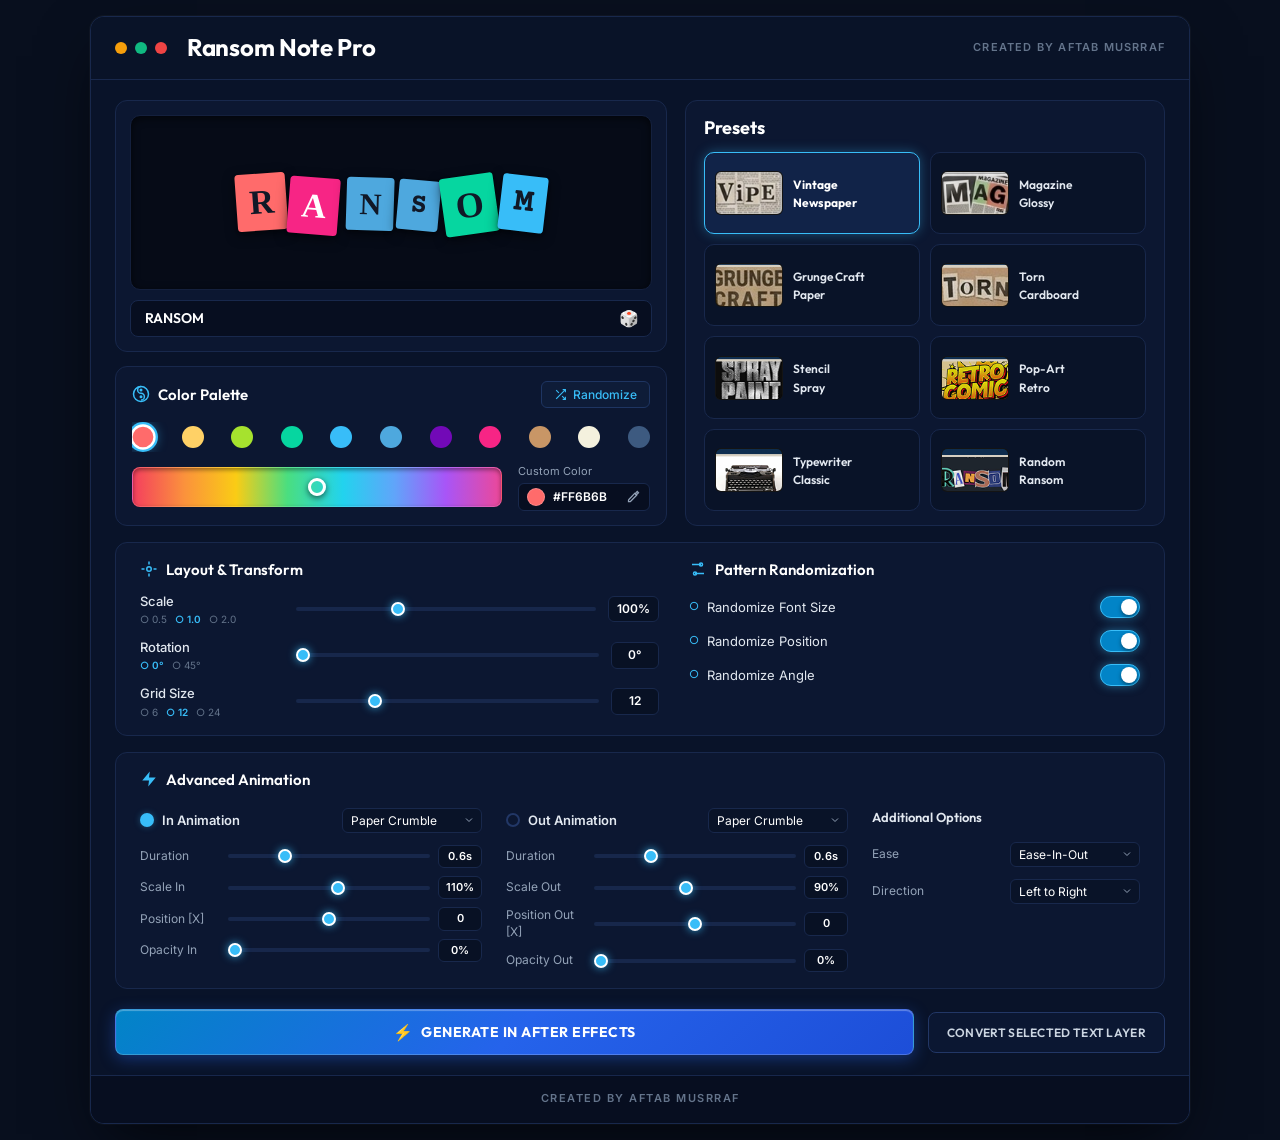
<file: Ransom note pro/index.html>
<!DOCTYPE html>
<html lang="en">
<head>
    <meta charset="UTF-8">
    <meta name="viewport" content="width=device-width, initial-scale=1.0">
    <title>Ransom Note Pro</title>
    <link rel="preconnect" href="https://fonts.googleapis.com">
    <link rel="preconnect" href="https://fonts.gstatic.com" crossorigin>
    <link href="https://fonts.googleapis.com/css2?family=Outfit:wght@400;500;600;700;800&family=Inter:wght@400;500;600;700&family=Courier+Prime:wght@700&family=Special+Elite&display=swap" rel="stylesheet">
    <link rel="stylesheet" href="css/style.css">
</head>
<body class="app-body">
    <div class="window-container">
        <!-- Top Title Bar -->
        <header class="title-bar">
            <div class="traffic-lights">
                <span class="light-dot light-yellow" title="Minimize"></span>
                <span class="light-dot light-green" title="Maximize"></span>
                <span class="light-dot light-red" title="Close"></span>
            </div>
            <h1 class="window-title">Ransom Note Pro</h1>
            <div class="creator-badge">CREATED BY AFTAB MUSRRAF</div>
        </header>

        <!-- Main Body Content -->
        <main class="main-content">
            <!-- Top Section: Preview & Presets -->
            <div class="top-row">
                <!-- Left: Preview Canvas & Color Palette -->
                <div class="left-col">
                    <!-- Preview Box -->
                    <div class="preview-card">
                        <div class="preview-canvas-container" id="previewCanvasContainer">
                            <div class="ransom-preview-stage" id="previewStage">
                                <!-- Dynamic Ransom Cutouts render here -->
                            </div>
                        </div>
                        <div class="text-input-strip">
                            <input type="text" id="noteTextInput" value="RANSOM" placeholder="Type text here..." spellcheck="false" autocomplete="off" />
                            <button id="btnRandomizePreview" class="btn-icon" title="Re-randomize visual cutouts">🎲</button>
                        </div>
                    </div>

                    <!-- Color Palette Section -->
                    <div class="panel-card color-palette-card">
                        <div class="card-header">
                            <div class="card-title">
                                <svg class="card-icon" viewBox="0 0 24 24" fill="none" stroke="currentColor" stroke-width="2">
                                    <circle cx="12" cy="12" r="10"></circle>
                                    <path d="M12 2a4.5 4.5 0 0 0 0 9 4.5 4.5 0 0 1 0 9"></path>
                                    <circle cx="12" cy="6.5" r="1" fill="currentColor"></circle>
                                    <circle cx="12" cy="15.5" r="1" fill="currentColor"></circle>
                                </svg>
                                <span>Color Palette</span>
                            </div>
                            <button id="btnRandomizePalette" class="btn-palette-randomize">
                                <svg class="btn-icon-svg" viewBox="0 0 24 24" fill="none" stroke="currentColor" stroke-width="2">
                                    <polyline points="16 3 21 3 21 8"></polyline>
                                    <line x1="4" y1="20" x2="21" y2="3"></line>
                                    <polyline points="21 16 21 21 16 21"></polyline>
                                    <line x1="15" y1="15" x2="21" y2="21"></line>
                                    <line x1="4" y1="4" x2="9" y2="9"></line>
                                </svg>
                                <span>Randomize</span>
                            </button>
                        </div>

                        <!-- Swatches row -->
                        <div class="swatches-row" id="swatchesContainer">
                            <!-- Populated dynamically and selectable -->
                        </div>

                        <!-- Gradient Rainbow Spectrum & Custom Color -->
                        <div class="palette-bottom-row">
                            <div class="spectrum-bar" id="spectrumBar">
                                <div class="spectrum-handle" id="spectrumHandle"></div>
                            </div>

                            <div class="custom-color-box">
                                <div class="custom-color-label">Custom Color</div>
                                <div class="custom-color-row">
                                    <label class="color-picker-wrapper" title="Click to choose custom color">
                                        <input type="color" id="nativeColorPicker" value="#FF6B6B" />
                                        <span class="color-circle" id="customColorDot" style="background-color: #FF6B6B;"></span>
                                    </label>
                                    <input type="text" id="customColorHex" value="#FF6B6B" maxlength="7" spellcheck="false" />
                                    <button class="eyedropper-btn" id="eyedropperBtn" title="Pick color">
                                        <svg viewBox="0 0 24 24" fill="none" stroke="currentColor" stroke-width="2">
                                            <path d="m14 7 3 3-9.5 9.5a2.12 2.12 0 0 1-1.5.6H4v-2c0-.55.22-1.05.6-1.4L14 7Z"></path>
                                            <path d="M18 4l2 2-3 3-2-2 3-3Z"></path>
                                        </svg>
                                    </button>
                                </div>
                            </div>
                        </div>
                    </div>
                </div>

                <!-- Right: Presets Grid -->
                <div class="right-col">
                    <div class="panel-card presets-card">
                        <h2 class="section-title">Presets</h2>
                        <div class="presets-grid" id="presetsGrid">
                            <!-- Card 1 -->
                            <div class="preset-card active" data-preset="vintage_newspaper">
                                <div class="preset-thumb-wrapper">
                                    <img src="assets/presets/vintage_newspaper.png" alt="Vintage Newspaper" class="preset-thumb" />
                                </div>
                                <div class="preset-info">
                                    <span class="preset-name">Vintage<br>Newspaper</span>
                                </div>
                            </div>

                            <!-- Card 2 -->
                            <div class="preset-card" data-preset="magazine_glossy">
                                <div class="preset-thumb-wrapper">
                                    <img src="assets/presets/magazine_glossy.png" alt="Magazine Glossy" class="preset-thumb" />
                                </div>
                                <div class="preset-info">
                                    <span class="preset-name">Magazine<br>Glossy</span>
                                </div>
                            </div>

                            <!-- Card 3 -->
                            <div class="preset-card" data-preset="grunge_craft">
                                <div class="preset-thumb-wrapper">
                                    <img src="assets/presets/grunge_craft.png" alt="Grunge Craft Paper" class="preset-thumb" />
                                </div>
                                <div class="preset-info">
                                    <span class="preset-name">Grunge Craft<br>Paper</span>
                                </div>
                            </div>

                            <!-- Card 4 -->
                            <div class="preset-card" data-preset="torn_cardboard">
                                <div class="preset-thumb-wrapper">
                                    <img src="assets/presets/torn_cardboard.png" alt="Torn Cardboard" class="preset-thumb" />
                                </div>
                                <div class="preset-info">
                                    <span class="preset-name">Torn<br>Cardboard</span>
                                </div>
                            </div>

                            <!-- Card 5 -->
                            <div class="preset-card" data-preset="stencil_spray">
                                <div class="preset-thumb-wrapper">
                                    <img src="assets/presets/stencil_spray.png" alt="Stencil Spray" class="preset-thumb" />
                                </div>
                                <div class="preset-info">
                                    <span class="preset-name">Stencil<br>Spray</span>
                                </div>
                            </div>

                            <!-- Card 6 -->
                            <div class="preset-card" data-preset="pop_art_retro">
                                <div class="preset-thumb-wrapper">
                                    <img src="assets/presets/pop_art_retro.png" alt="Pop-Art Retro" class="preset-thumb" />
                                </div>
                                <div class="preset-info">
                                    <span class="preset-name">Pop-Art<br>Retro</span>
                                </div>
                            </div>

                            <!-- Card 7 -->
                            <div class="preset-card" data-preset="typewriter_classic">
                                <div class="preset-thumb-wrapper">
                                    <img src="assets/presets/typewriter_classic.png" alt="Typewriter Classic" class="preset-thumb" />
                                </div>
                                <div class="preset-info">
                                    <span class="preset-name">Typewriter<br>Classic</span>
                                </div>
                            </div>

                            <!-- Card 8 -->
                            <div class="preset-card" data-preset="random_ransom">
                                <div class="preset-thumb-wrapper">
                                    <img src="assets/presets/random_ransom.png" alt="Random Ransom" class="preset-thumb" />
                                </div>
                                <div class="preset-info">
                                    <span class="preset-name">Random<br>Ransom</span>
                                </div>
                            </div>
                        </div>
                    </div>
                </div>
            </div>

            <!-- Middle Section: Layout & Transform + Pattern Randomization -->
            <div class="middle-row panel-card">
                <!-- Left: Layout & Transform -->
                <div class="transform-col">
                    <div class="card-title">
                        <svg class="card-icon" viewBox="0 0 24 24" fill="none" stroke="currentColor" stroke-width="2">
                            <circle cx="12" cy="12" r="3"></circle>
                            <line x1="12" y1="2" x2="12" y2="6"></line>
                            <line x1="12" y1="18" x2="12" y2="22"></line>
                            <line x1="2" y1="12" x2="6" y2="12"></line>
                            <line x1="18" y1="12" x2="22" y2="12"></line>
                        </svg>
                        <span>Layout & Transform</span>
                    </div>

                    <!-- Scale Slider -->
                    <div class="control-row">
                        <div class="control-label-group">
                            <span class="ctrl-label">Scale</span>
                            <div class="ctrl-ticks" id="scaleTicks">
                                <span class="tick" data-val="50">○ 0.5</span>
                                <span class="tick active" data-val="100">○ 1.0</span>
                                <span class="tick" data-val="200">○ 2.0</span>
                            </div>
                        </div>
                        <div class="slider-wrapper">
                            <input type="range" id="scaleSlider" min="50" max="200" value="100" class="app-range" />
                            <div class="val-box" id="scaleValBox">100%</div>
                        </div>
                    </div>

                    <!-- Rotation Slider -->
                    <div class="control-row">
                        <div class="control-label-group">
                            <span class="ctrl-label">Rotation</span>
                            <div class="ctrl-ticks" id="rotationTicks">
                                <span class="tick active" data-val="0">○ 0°</span>
                                <span class="tick" data-val="45">○ 45°</span>
                            </div>
                        </div>
                        <div class="slider-wrapper">
                            <input type="range" id="rotationSlider" min="0" max="45" value="0" class="app-range" />
                            <div class="val-box" id="rotationValBox">0°</div>
                        </div>
                    </div>

                    <!-- Grid Size Slider -->
                    <div class="control-row">
                        <div class="control-label-group">
                            <span class="ctrl-label">Grid Size</span>
                            <div class="ctrl-ticks" id="gridSizeTicks">
                                <span class="tick" data-val="6">○ 6</span>
                                <span class="tick active" data-val="12">○ 12</span>
                                <span class="tick" data-val="24">○ 24</span>
                            </div>
                        </div>
                        <div class="slider-wrapper">
                            <input type="range" id="gridSizeSlider" min="4" max="36" value="12" class="app-range" />
                            <div class="val-box" id="gridSizeValBox">12</div>
                        </div>
                    </div>
                </div>

                <!-- Right: Pattern Randomization -->
                <div class="random-col">
                    <div class="card-title">
                        <svg class="card-icon" viewBox="0 0 24 24" fill="none" stroke="currentColor" stroke-width="2">
                            <line x1="4" y1="6" x2="16" y2="6"></line>
                            <line x1="8" y1="18" x2="20" y2="18"></line>
                            <circle cx="16" cy="6" r="2"></circle>
                            <circle cx="8" cy="18" r="2"></circle>
                        </svg>
                        <span>Pattern Randomization</span>
                    </div>

                    <div class="toggle-list">
                        <!-- Toggle 1: Font Size -->
                        <div class="toggle-item">
                            <span class="toggle-label"><span class="radio-dot">○</span> Randomize Font Size</span>
                            <label class="toggle-switch">
                                <input type="checkbox" id="toggleRandFontSize" checked />
                                <span class="switch-slider"></span>
                            </label>
                        </div>

                        <!-- Toggle 2: Position -->
                        <div class="toggle-item">
                            <span class="toggle-label"><span class="radio-dot">○</span> Randomize Position</span>
                            <label class="toggle-switch">
                                <input type="checkbox" id="toggleRandPos" checked />
                                <span class="switch-slider"></span>
                            </label>
                        </div>

                        <!-- Toggle 3: Angle -->
                        <div class="toggle-item">
                            <span class="toggle-label"><span class="radio-dot">○</span> Randomize Angle</span>
                            <label class="toggle-switch">
                                <input type="checkbox" id="toggleRandAngle" checked />
                                <span class="switch-slider"></span>
                            </label>
                        </div>
                    </div>
                </div>
            </div>

            <!-- Bottom Section: Advanced Animation -->
            <div class="bottom-row panel-card">
                <div class="card-title anim-title">
                    <svg class="card-icon thunder-icon" viewBox="0 0 24 24" fill="currentColor">
                        <path d="M13 2 3 14h9l-1 8 10-12h-9l1-8z"></path>
                    </svg>
                    <span>Advanced Animation</span>
                </div>

                <div class="anim-grid">
                    <!-- Column 1: In Animation -->
                    <div class="anim-col">
                        <div class="anim-header-row">
                            <label class="anim-enable-label">
                                <input type="checkbox" id="checkAnimIn" checked class="custom-checkbox" />
                                <span class="checkbox-custom"></span>
                                <span class="anim-name-text">In Animation</span>
                            </label>
                            <div class="select-wrapper">
                                <select id="selectAnimIn" class="app-select">
                                    <option value="Paper Crumble" selected>Paper Crumble</option>
                                    <option value="Stop-Motion Pop">Stop-Motion Pop</option>
                                    <option value="Stamp Down">Stamp Down</option>
                                    <option value="Cutout Drop">Cutout Drop</option>
                                    <option value="Slide In">Slide In</option>
                                    <option value="Typewriter Strike">Typewriter Strike</option>
                                </select>
                            </div>
                        </div>

                        <div class="anim-controls">
                            <!-- Duration -->
                            <div class="anim-slider-row">
                                <span class="anim-ctrl-label">Duration</span>
                                <input type="range" id="animInDurationSlider" min="0.1" max="2.0" step="0.1" value="0.6" class="app-range" />
                                <div class="val-box" id="animInDurationVal">0.6s</div>
                            </div>
                            <!-- Scale In -->
                            <div class="anim-slider-row">
                                <span class="anim-ctrl-label">Scale In</span>
                                <input type="range" id="animInScaleSlider" min="0" max="200" step="5" value="110" class="app-range" />
                                <div class="val-box" id="animInScaleVal">110%</div>
                            </div>
                            <!-- Position [X] -->
                            <div class="anim-slider-row">
                                <span class="anim-ctrl-label">Position [X]</span>
                                <input type="range" id="animInPosSlider" min="-200" max="200" step="5" value="0" class="app-range" />
                                <div class="val-box" id="animInPosVal">0</div>
                            </div>
                            <!-- Opacity In -->
                            <div class="anim-slider-row">
                                <span class="anim-ctrl-label">Opacity In</span>
                                <input type="range" id="animInOpacitySlider" min="0" max="100" step="5" value="0" class="app-range" />
                                <div class="val-box" id="animInOpacityVal">0%</div>
                            </div>
                        </div>
                    </div>

                    <!-- Column 2: Out Animation -->
                    <div class="anim-col">
                        <div class="anim-header-row">
                            <label class="anim-enable-label">
                                <input type="checkbox" id="checkAnimOut" class="custom-checkbox" />
                                <span class="checkbox-custom"></span>
                                <span class="anim-name-text">Out Animation</span>
                            </label>
                            <div class="select-wrapper">
                                <select id="selectAnimOut" class="app-select">
                                    <option value="Paper Crumble" selected>Paper Crumble</option>
                                    <option value="Fly Away">Fly Away</option>
                                    <option value="Drop Down">Drop Down</option>
                                    <option value="Paper Tear">Paper Tear</option>
                                    <option value="Fade Cut">Fade Cut</option>
                                </select>
                            </div>
                        </div>

                        <div class="anim-controls">
                            <!-- Duration -->
                            <div class="anim-slider-row">
                                <span class="anim-ctrl-label">Duration</span>
                                <input type="range" id="animOutDurationSlider" min="0.1" max="2.0" step="0.1" value="0.6" class="app-range" />
                                <div class="val-box" id="animOutDurationVal">0.6s</div>
                            </div>
                            <!-- Scale Out -->
                            <div class="anim-slider-row">
                                <span class="anim-ctrl-label">Scale Out</span>
                                <input type="range" id="animOutScaleSlider" min="0" max="200" step="5" value="90" class="app-range" />
                                <div class="val-box" id="animOutScaleVal">90%</div>
                            </div>
                            <!-- Position Out [X] -->
                            <div class="anim-slider-row">
                                <span class="anim-ctrl-label">Position Out [X]</span>
                                <input type="range" id="animOutPosSlider" min="-200" max="200" step="5" value="0" class="app-range" />
                                <div class="val-box" id="animOutPosVal">0</div>
                            </div>
                            <!-- Opacity Out -->
                            <div class="anim-slider-row">
                                <span class="anim-ctrl-label">Opacity Out</span>
                                <input type="range" id="animOutOpacitySlider" min="0" max="100" step="5" value="0" class="app-range" />
                                <div class="val-box" id="animOutOpacityVal">0%</div>
                            </div>
                        </div>
                    </div>

                    <!-- Column 3: Additional Options -->
                    <div class="anim-col options-col">
                        <div class="options-title">Additional Options</div>

                        <div class="option-dropdown-group">
                            <div class="option-row">
                                <span class="opt-label">Ease</span>
                                <div class="select-wrapper">
                                    <select id="selectEase" class="app-select">
                                        <option value="Ease-In-Out" selected>Ease-In-Out</option>
                                        <option value="Linear">Linear</option>
                                        <option value="Stop-Motion (Posterize 10fps)">Stop-Motion (10fps)</option>
                                        <option value="Cutout Snap">Cutout Snap</option>
                                        <option value="Bounce">Bounce</option>
                                    </select>
                                </div>
                            </div>

                            <div class="option-row">
                                <span class="opt-label">Direction</span>
                                <div class="select-wrapper">
                                    <select id="selectDirection" class="app-select">
                                        <option value="Left to Right" selected>Left to Right</option>
                                        <option value="Right to Left">Right to Left</option>
                                        <option value="Random Order">Random</option>
                                        <option value="All Together">Together</option>
                                        <option value="Center Out">Center Out</option>
                                    </select>
                                </div>
                            </div>
                        </div>
                    </div>
                </div>
            </div>

            <!-- Action Bar -->
            <div class="actions-strip">
                <button id="btnGenerate" class="btn-primary-generate">
                    <span class="btn-sparkle">⚡</span>
                    <span>GENERATE IN AFTER EFFECTS</span>
                </button>
                <button id="btnConvertSelected" class="btn-secondary-action">
                    <span>CONVERT SELECTED TEXT LAYER</span>
                </button>
            </div>

            <!-- Toast Notification / Status Indicator -->
            <div id="statusToast" class="status-toast hidden">
                <span id="toastIcon">✨</span>
                <span id="toastMessage">Ready</span>
            </div>
        </main>

        <!-- Footer -->
        <footer class="app-footer">
            <span class="footer-credit">CREATED BY AFTAB MUSRRAF</span>
        </footer>
    </div>

    <!-- Scripts -->
    <script src="js/CSInterface.js"></script>
    <script src="js/main.js"></script>
</body>
</html>
</file>
<file: Ae case master/css/style.css>
/*
 * AE CASE MASTER - Production UI Stylesheet
 * Designed to pixel-match the interface and adapt to AE panel docking
 * Created by Aftab Musrraf
 */

:root {
    --bg-main: #070e17;
    --bg-panel: #0b1422;
    --bg-card: #132238;
    --bg-card-hover: #1a2f4c;
    --bg-card-active: #0f1c2e;
    --bg-subpanel: #0a121d;
    --border-subtle: #172b46;
    --border-card: #1f3657;
    --border-hover: #2e507e;
    --border-focus: #3b82f6;

    --text-primary: #ffffff;
    --text-secondary: #8da4be;
    --text-muted: #5e7794;
    --text-footer: #4d6682;

    /* Badge Accent Colors */
    --badge-sc: #e65c2b;
    --badge-lc: #22c55e;
    --badge-uc: #2563eb;
    --badge-ac: #d97706;
    --badge-tc: #0891b2;
    --badge-ic: #c026d3;

    /* Pro / Glow Accents */
    --pro-blue: #3b82f6;
    --pro-glow: rgba(59, 130, 246, 0.45);
    
    --radius-sm: 6px;
    --radius-md: 8px;
    --radius-lg: 12px;
    --radius-xl: 14px;

    --font-stack: 'Inter', -apple-system, BlinkMacSystemFont, "Segoe UI", Roboto, Helvetica, Arial, sans-serif;
    --transition-fast: 0.15s cubic-bezier(0.4, 0, 0.2, 1);
    --transition-bounce: 0.2s cubic-bezier(0.34, 1.56, 0.64, 1);
}

/* Reset & Base */
* {
    margin: 0;
    padding: 0;
    box-sizing: border-box;
    user-select: none;
    -webkit-user-select: none;
    -webkit-font-smoothing: antialiased;
}

body {
    background-color: var(--bg-main);
    color: var(--text-primary);
    font-family: var(--font-stack);
    font-size: 13px;
    line-height: 1.4;
    min-height: 100vh;
    display: flex;
    flex-direction: column;
    overflow-x: hidden;
    overflow-y: auto;
}

/* Scrollbar Styling */
::-webkit-scrollbar {
    width: 6px;
    height: 6px;
}
::-webkit-scrollbar-track {
    background: var(--bg-main);
}
::-webkit-scrollbar-thumb {
    background: var(--border-subtle);
    border-radius: 4px;
}
::-webkit-scrollbar-thumb:hover {
    background: var(--border-hover);
}

/* Extension App Shell */
.app-container {
    display: flex;
    flex-direction: column;
    min-height: 100vh;
    width: 100%;
    max-width: 980px;
    margin: 0 auto;
    padding: 10px 14px 16px;
}

/* Header Section */
.app-header {
    background: #09121d;
    border-radius: var(--radius-xl) var(--radius-xl) 0 0;
    border: 1px solid var(--border-subtle);
    border-bottom: none;
    overflow: hidden;
}

.title-bar {
    display: flex;
    align-items: center;
    justify-content: space-between;
    height: 44px;
    padding: 0 16px;
    position: relative;
    border-bottom: 1px solid rgba(255, 255, 255, 0.04);
}

.traffic-dots {
    display: flex;
    align-items: center;
    gap: 7px;
    z-index: 2;
}

.dot {
    width: 11px;
    height: 11px;
    border-radius: 50%;
    display: inline-block;
    transition: transform var(--transition-bounce), filter var(--transition-fast);
    cursor: default;
}
.dot-yellow {
    background: #f59e0b;
    box-shadow: 0 0 4px rgba(245, 158, 11, 0.3);
}
.dot-white {
    background: #f1f5f9;
    box-shadow: 0 0 4px rgba(241, 245, 249, 0.3);
}
.dot-green {
    background: #10b981;
    box-shadow: 0 0 4px rgba(16, 185, 129, 0.3);
}

.traffic-dots:hover .dot {
    filter: brightness(1.15);
}

.main-title {
    position: absolute;
    left: 0;
    right: 0;
    text-align: center;
    font-size: 14.5px;
    font-weight: 800;
    letter-spacing: 1.5px;
    color: #ffffff;
    text-transform: uppercase;
    pointer-events: none;
}

.title-spacer {
    width: 48px;
}

/* Sub-Header Meta Bar */
.meta-bar {
    display: flex;
    align-items: center;
    justify-content: space-between;
    padding: 8px 18px;
    background: #070e17;
    border-bottom: 1px solid var(--border-subtle);
}

.meta-creator {
    flex: 1;
    text-align: center;
    font-size: 10px;
    font-weight: 700;
    letter-spacing: 2.2px;
    color: var(--text-muted);
    text-transform: uppercase;
}

.pro-badge {
    display: flex;
    align-items: center;
    gap: 6px;
    cursor: pointer;
    padding: 2px 6px;
    border-radius: 12px;
    transition: background var(--transition-fast);
}
.pro-badge:hover {
    background: rgba(59, 130, 246, 0.1);
}

.pro-text {
    font-size: 10.5px;
    font-weight: 800;
    letter-spacing: 0.8px;
    color: #93c5fd;
}

.pro-indicator {
    width: 7px;
    height: 7px;
    border-radius: 50%;
    background: var(--pro-blue);
    box-shadow: 0 0 8px var(--pro-blue), 0 0 12px var(--pro-glow);
    animation: pulse-glow 2.5s infinite;
}

@keyframes pulse-glow {
    0%, 100% { transform: scale(1); opacity: 0.9; }
    50% { transform: scale(1.2); opacity: 1; }
}

/* Main Content Panel */
.main-panel {
    background: var(--bg-panel);
    border: 1px solid var(--border-subtle);
    border-top: none;
    border-radius: 0 0 var(--radius-xl) var(--radius-xl);
    padding: 16px 16px 20px;
    flex: 1;
    display: flex;
    flex-direction: column;
    gap: 16px;
    box-shadow: 0 12px 36px rgba(0, 0, 0, 0.45);
}

.columns-wrapper {
    display: grid;
    grid-template-columns: 1fr 1fr;
    gap: 16px;
}

/* Section Common Styles */
.section-block {
    display: flex;
    flex-direction: column;
    gap: 8px;
}

.section-header {
    display: flex;
    flex-direction: column;
    gap: 2px;
    margin-bottom: 2px;
}

.section-title {
    font-size: 13px;
    font-weight: 800;
    letter-spacing: 0.6px;
    color: #ffffff;
    text-transform: uppercase;
}

.section-desc {
    font-size: 11px;
    font-weight: 500;
    color: var(--text-secondary);
}

/* Column Flex Containers */
.column-left, .column-right {
    display: flex;
    flex-direction: column;
    gap: 18px;
}

/* Case Tools Grid */
.case-grid {
    display: grid;
    grid-template-columns: repeat(3, 1fr);
    gap: 10px;
}

.case-card {
    background: var(--bg-card);
    border: 1px solid var(--border-card);
    border-radius: var(--radius-lg);
    padding: 11px 10px;
    display: flex;
    align-items: center;
    gap: 9px;
    cursor: pointer;
    transition: all var(--transition-fast);
    outline: none;
    text-align: left;
}

.case-card:hover {
    background: var(--bg-card-hover);
    border-color: var(--border-hover);
    transform: translateY(-1.5px);
    box-shadow: 0 4px 14px rgba(0, 0, 0, 0.25);
}

.case-card:active {
    background: var(--bg-card-active);
    transform: translateY(0.5px);
    border-color: var(--border-focus);
}

.case-badge {
    width: 32px;
    height: 32px;
    min-width: 32px;
    border-radius: var(--radius-md);
    display: flex;
    align-items: center;
    justify-content: center;
    font-size: 13px;
    font-weight: 800;
    color: #ffffff;
    box-shadow: inset 0 1px 1px rgba(255, 255, 255, 0.2);
}

.badge-sc { background: var(--badge-sc); }
.badge-lc { background: var(--badge-lc); }
.badge-uc { background: var(--badge-uc); }
.badge-ac { background: var(--badge-ac); }
.badge-tc { background: var(--badge-tc); }
.badge-ic { background: var(--badge-ic); }

.case-label {
    display: flex;
    flex-direction: column;
    line-height: 1.15;
}

.case-label-line {
    font-size: 12px;
    font-weight: 700;
    color: #ffffff;
}

/* Text Utilities Grid */
.utilities-grid {
    display: grid;
    grid-template-columns: repeat(3, 1fr);
    gap: 9px;
}

.btn-utility {
    background: var(--bg-card);
    border: 1px solid var(--border-card);
    border-radius: var(--radius-md);
    color: #ffffff;
    font-family: inherit;
    font-size: 12px;
    font-weight: 700;
    height: 44px;
    display: flex;
    align-items: center;
    justify-content: center;
    padding: 0 8px;
    cursor: pointer;
    transition: all var(--transition-fast);
    text-align: center;
    outline: none;
}

.btn-utility:hover {
    background: var(--bg-card-hover);
    border-color: var(--border-hover);
    transform: translateY(-1px);
    box-shadow: 0 4px 12px rgba(0, 0, 0, 0.2);
}

.btn-utility:active {
    background: var(--bg-card-active);
    transform: translateY(0.5px);
    border-color: var(--border-focus);
}

/* Align & Distribute Container */
.align-box {
    background: var(--bg-subpanel);
    border: 1px solid var(--border-subtle);
    border-radius: var(--radius-lg);
    padding: 10px;
    display: flex;
    flex-direction: column;
    gap: 8px;
}

.align-row-1 {
    display: grid;
    grid-template-columns: repeat(4, 1fr);
    gap: 7px;
}

.align-row-2 {
    display: grid;
    grid-template-columns: repeat(3, 1fr);
    gap: 7px;
}

.btn-align {
    background: var(--bg-card);
    border: 1px solid var(--border-card);
    border-radius: var(--radius-md);
    color: #ffffff;
    font-family: inherit;
    font-size: 11px;
    font-weight: 700;
    height: 42px;
    display: flex;
    align-items: center;
    justify-content: center;
    gap: 6px;
    padding: 0 6px;
    cursor: pointer;
    transition: all var(--transition-fast);
    outline: none;
    text-transform: uppercase;
}

.btn-align:hover {
    background: var(--bg-card-hover);
    border-color: var(--border-hover);
    transform: translateY(-1px);
}

.btn-align:active {
    background: var(--bg-card-active);
    border-color: var(--border-focus);
}

.align-icon {
    width: 15px;
    height: 15px;
    stroke: #ffffff;
    stroke-width: 2.2;
    stroke-linecap: round;
    stroke-linejoin: round;
    fill: none;
    flex-shrink: 0;
}

/* Quick Actions Grid */
.quick-grid {
    display: grid;
    grid-template-columns: 1fr 1fr;
    gap: 10px;
}

.btn-quick {
    background: var(--bg-card);
    border: 1px solid var(--border-card);
    border-radius: var(--radius-md);
    color: #ffffff;
    font-family: inherit;
    font-size: 12.5px;
    font-weight: 700;
    height: 46px;
    display: flex;
    align-items: center;
    justify-content: center;
    padding: 0 12px;
    cursor: pointer;
    transition: all var(--transition-fast);
    outline: none;
    text-align: center;
}

.btn-quick:hover {
    background: var(--bg-card-hover);
    border-color: var(--border-hover);
    transform: translateY(-1px);
    box-shadow: 0 4px 12px rgba(0, 0, 0, 0.25);
}

.btn-quick:active {
    background: var(--bg-card-active);
    border-color: var(--border-focus);
}

/* Footer */
.app-footer {
    margin-top: 14px;
    padding-top: 6px;
    text-align: center;
    display: flex;
    flex-direction: column;
    align-items: center;
    justify-content: center;
    gap: 8px;
}

.footer-text {
    font-size: 10px;
    font-weight: 700;
    letter-spacing: 1.5px;
    color: var(--text-footer);
    text-transform: uppercase;
}

.youtube-link {
    display: inline-flex;
    align-items: center;
    justify-content: center;
    gap: 7px;
    padding: 6px 14px;
    background: rgba(239, 68, 68, 0.08);
    border: 1px solid rgba(239, 68, 68, 0.28);
    border-radius: 9999px;
    color: #ff5252;
    text-decoration: none;
    font-size: 11.5px;
    font-weight: 600;
    letter-spacing: 0.3px;
    transition: all var(--transition-fast);
    cursor: pointer;
}

.youtube-link:hover {
    background: rgba(239, 68, 68, 0.2);
    border-color: #ef4444;
    color: #ffffff;
    transform: translateY(-1px);
    box-shadow: 0 4px 14px rgba(239, 68, 68, 0.35);
}

.youtube-link:active {
    transform: translateY(0);
    background: rgba(239, 68, 68, 0.28);
}

.youtube-icon {
    width: 15px;
    height: 15px;
    fill: currentColor;
    flex-shrink: 0;
}

.youtube-text {
    line-height: 1;
}

/* Toast Micro-Notification */
.toast-container {
    position: fixed;
    bottom: 24px;
    left: 50%;
    transform: translateX(-50%) translateY(70px);
    background: rgba(14, 27, 44, 0.94);
    border: 1px solid var(--border-hover);
    backdrop-filter: blur(12px);
    -webkit-backdrop-filter: blur(12px);
    padding: 9px 18px;
    border-radius: 30px;
    box-shadow: 0 8px 28px rgba(0, 0, 0, 0.5), 0 0 14px rgba(59, 130, 246, 0.25);
    display: flex;
    align-items: center;
    gap: 8px;
    color: #ffffff;
    font-size: 12px;
    font-weight: 600;
    z-index: 1000;
    opacity: 0;
    pointer-events: none;
    transition: all 0.28s cubic-bezier(0.34, 1.56, 0.64, 1);
}

.toast-container.show {
    transform: translateX(-50%) translateY(0);
    opacity: 1;
}

.toast-icon {
    font-size: 13px;
}
.toast-success .toast-icon { color: #22c55e; }
.toast-error .toast-icon { color: #ef4444; }
.toast-info .toast-icon { color: #3b82f6; }

/* Modal Overlay for Rename Layers & Settings */
.modal-overlay {
    position: fixed;
    top: 0;
    left: 0;
    right: 0;
    bottom: 0;
    background: rgba(5, 10, 18, 0.78);
    backdrop-filter: blur(6px);
    -webkit-backdrop-filter: blur(6px);
    display: flex;
    align-items: center;
    justify-content: center;
    z-index: 999;
    opacity: 0;
    pointer-events: none;
    transition: opacity var(--transition-fast);
}

.modal-overlay.active {
    opacity: 1;
    pointer-events: auto;
}

.modal-dialog {
    background: #0f1c2e;
    border: 1px solid var(--border-card);
    border-radius: var(--radius-lg);
    width: 90%;
    max-width: 440px;
    padding: 20px;
    box-shadow: 0 16px 40px rgba(0, 0, 0, 0.6);
    display: flex;
    flex-direction: column;
    gap: 16px;
    transform: scale(0.95);
    transition: transform var(--transition-bounce);
}

.modal-overlay.active .modal-dialog {
    transform: scale(1);
}

.modal-header {
    display: flex;
    align-items: center;
    justify-content: space-between;
}

.modal-title {
    font-size: 14px;
    font-weight: 800;
    color: #ffffff;
    text-transform: uppercase;
    letter-spacing: 0.5px;
}

.modal-close {
    background: none;
    border: none;
    color: var(--text-muted);
    font-size: 18px;
    cursor: pointer;
    padding: 4px;
    line-height: 1;
}
.modal-close:hover {
    color: #ffffff;
}

.modal-tabs {
    display: grid;
    grid-template-columns: repeat(4, 1fr);
    gap: 4px;
    background: var(--bg-subpanel);
    padding: 3px;
    border-radius: var(--radius-md);
    border: 1px solid var(--border-subtle);
}

.modal-tab {
    background: none;
    border: none;
    color: var(--text-secondary);
    font-family: inherit;
    font-size: 10.5px;
    font-weight: 700;
    padding: 6px 2px;
    border-radius: var(--radius-sm);
    cursor: pointer;
    text-align: center;
    transition: all var(--transition-fast);
}

.modal-tab.active {
    background: var(--bg-card);
    color: #ffffff;
    box-shadow: 0 2px 6px rgba(0, 0, 0, 0.3);
}

.modal-body {
    display: flex;
    flex-direction: column;
    gap: 10px;
}

.modal-input-group {
    display: flex;
    flex-direction: column;
    gap: 5px;
}

.modal-label {
    font-size: 11px;
    font-weight: 600;
    color: var(--text-secondary);
}

.modal-input {
    background: var(--bg-subpanel);
    border: 1px solid var(--border-card);
    border-radius: var(--radius-md);
    padding: 8px 12px;
    color: #ffffff;
    font-family: inherit;
    font-size: 12.5px;
    outline: none;
    transition: border-color var(--transition-fast);
}

.modal-input:focus {
    border-color: var(--border-focus);
    box-shadow: 0 0 0 2px rgba(59, 130, 246, 0.2);
}

.modal-actions {
    display: flex;
    justify-content: flex-end;
    gap: 8px;
    margin-top: 4px;
}

.btn-secondary {
    background: var(--bg-subpanel);
    border: 1px solid var(--border-subtle);
    color: var(--text-secondary);
    font-family: inherit;
    font-size: 12px;
    font-weight: 700;
    padding: 8px 14px;
    border-radius: var(--radius-md);
    cursor: pointer;
}
.btn-secondary:hover {
    background: var(--bg-card);
    color: #ffffff;
}

.btn-primary {
    background: #2563eb;
    border: none;
    color: #ffffff;
    font-family: inherit;
    font-size: 12px;
    font-weight: 700;
    padding: 8px 16px;
    border-radius: var(--radius-md);
    cursor: pointer;
    transition: background var(--transition-fast);
}
.btn-primary:hover {
    background: #1d4ed8;
}

/* Responsive Handling when Panel is docked narrow */
@media (max-width: 680px) {
    .columns-wrapper {
        grid-template-columns: 1fr;
    }
    .case-grid {
        grid-template-columns: repeat(2, 1fr);
    }
    .utilities-grid {
        grid-template-columns: repeat(2, 1fr);
    }
}

@media (max-width: 420px) {
    .case-grid {
        grid-template-columns: 1fr;
    }
    .utilities-grid {
        grid-template-columns: 1fr;
    }
    .align-row-1 {
        grid-template-columns: repeat(2, 1fr);
    }
    .align-row-2 {
        grid-template-columns: repeat(3, 1fr);
    }
    .quick-grid {
        grid-template-columns: 1fr;
    }
}
</file>
<file: Aftab easy toolkit extension/css/style.css>
/* Easy Toolkit - Sleek Neon Purple Theme for Adobe After Effects */

:root {
    --bg-main: #0c0915;
    --bg-header: #120e20;
    --bg-surface: #18132b;
    --bg-surface-hover: #231b3e;
    --bg-surface-active: #2c224e;
    --bg-card: #17122a;
    --border-color: rgba(168, 85, 247, 0.18);
    --border-color-hover: rgba(168, 85, 247, 0.5);
    --border-subtle: #241c3b;

    --purple-primary: #a855f7;
    --purple-light: #c084fc;
    --purple-dark: #7e22ce;
    --purple-deep: #4c1d95;
    --purple-glow: rgba(168, 85, 247, 0.35);

    --text-primary: #f8fafc;
    --text-secondary: #a7a1be;
    --text-muted: #6f678a;

    --accent-green: #10b981;
    --accent-green-glow: rgba(16, 185, 129, 0.4);
    --accent-red: #ef4444;

    --radius-sm: 6px;
    --radius-md: 10px;
    --radius-lg: 14px;
    --radius-full: 9999px;

    --font-family: -apple-system, BlinkMacSystemFont, "Segoe UI", Roboto, Helvetica, Arial, sans-serif;
    --transition-fast: 0.15s ease;
    --transition-smooth: 0.25s cubic-bezier(0.16, 1, 0.3, 1);
}

* {
    box-sizing: border-box;
    margin: 0;
    padding: 0;
    user-select: none;
    -webkit-user-select: none;
}

body {
    background-color: var(--bg-main);
    color: var(--text-primary);
    font-family: var(--font-family);
    font-size: 11.5px;
    line-height: 1.35;
    overflow: hidden;
    height: 100vh;
    display: flex;
    flex-direction: column;
}

/* Scrollbar */
::-webkit-scrollbar {
    width: 5px;
    height: 5px;
}
::-webkit-scrollbar-track {
    background: transparent;
}
::-webkit-scrollbar-thumb {
    background: #2e244d;
    border-radius: var(--radius-full);
}
::-webkit-scrollbar-thumb:hover {
    background: var(--purple-primary);
}

/* Top App Bar (Title & Hamburger) */
.app-header {
    background: var(--bg-header);
    border-bottom: 1px solid var(--border-subtle);
    padding: 6px 14px;
    display: flex;
    align-items: center;
    justify-content: space-between;
    height: 34px;
    flex-shrink: 0;
}

.title-area {
    display: flex;
    align-items: center;
    gap: 7px;
    font-size: 12.5px;
    font-weight: 600;
    letter-spacing: -0.1px;
    color: #e2e8f0;
}

.menu-burger {
    cursor: pointer;
    font-size: 15px;
    color: var(--text-secondary);
    display: flex;
    align-items: center;
    transition: color var(--transition-fast);
}
.menu-burger:hover {
    color: var(--purple-light);
}

.top-actions {
    display: flex;
    align-items: center;
    gap: 6px;
}

.icon-btn-ghost {
    background: transparent;
    border: none;
    color: var(--text-secondary);
    cursor: pointer;
    padding: 4px;
    border-radius: var(--radius-sm);
    display: flex;
    align-items: center;
    justify-content: center;
    transition: all var(--transition-fast);
}
.icon-btn-ghost:hover {
    color: var(--text-primary);
    background: rgba(168, 85, 247, 0.15);
}

/* Nav Bar (Logo + Tabs + Options) */
.nav-bar {
    background: var(--bg-header);
    padding: 2px 14px 8px 14px;
    display: flex;
    align-items: center;
    justify-content: space-between;
    border-bottom: 1px solid var(--border-subtle);
    flex-shrink: 0;
}

.nav-tabs {
    display: flex;
    align-items: center;
    gap: 8px;
}

.logo-btn {
    background: transparent;
    border: none;
    cursor: pointer;
    padding: 2px 4px 2px 0;
    display: flex;
    align-items: center;
    justify-content: center;
}

.logo-svg {
    width: 22px;
    height: 22px;
    stroke: #e2e8f0;
    fill: none;
    stroke-width: 1.8;
    stroke-linecap: round;
    stroke-linejoin: round;
    transition: stroke var(--transition-fast);
}
.logo-btn:hover .logo-svg {
    stroke: var(--purple-light);
}

.nav-tab {
    display: flex;
    align-items: center;
    gap: 5px;
    background: transparent;
    border: none;
    color: var(--text-secondary);
    padding: 5px 13px;
    border-radius: var(--radius-full);
    font-size: 11.5px;
    font-weight: 500;
    cursor: pointer;
    transition: all var(--transition-fast);
}

.nav-tab svg {
    width: 13px;
    height: 13px;
    stroke: currentColor;
    fill: none;
    stroke-width: 2;
    stroke-linecap: round;
    stroke-linejoin: round;
}

.nav-tab:hover {
    color: #f1f5f9;
    background: var(--bg-surface);
}

.nav-tab.active {
    background: #ffffff;
    color: #120e20;
    font-weight: 600;
    box-shadow: 0 2px 10px rgba(168, 85, 247, 0.3);
}
.nav-tab.active svg {
    stroke: #120e20;
}

/* Main Content Area */
.app-content {
    flex: 1;
    overflow-y: auto;
    overflow-x: hidden;
    position: relative;
    padding: 12px 14px;
}

/* Tab Panes */
.tab-pane {
    display: none;
    height: 100%;
}
.tab-pane.active {
    display: block;
    animation: fadeIn 0.18s cubic-bezier(0.16, 1, 0.3, 1);
}

@keyframes fadeIn {
    from { opacity: 0; transform: translateY(3px); }
    to { opacity: 1; transform: translateY(0); }
}

/* Tools Grid Layout */
.tools-grid {
    display: flex;
    flex-wrap: wrap;
    gap: 8px;
    align-items: flex-start;
}

.tool-card {
    background: var(--bg-card);
    border: 1px solid var(--border-color);
    border-radius: var(--radius-md);
    width: 56px;
    height: 58px;
    display: flex;
    flex-direction: column;
    align-items: center;
    justify-content: center;
    cursor: pointer;
    position: relative;
    transition: all var(--transition-fast);
    padding: 4px 2px;
    color: #cbd5e1;
}

.tool-card:hover {
    background: var(--bg-surface-hover);
    border-color: var(--border-color-hover);
    box-shadow: 0 4px 14px var(--purple-glow);
    transform: translateY(-1.5px);
    color: #ffffff;
}

.tool-card:active {
    transform: translateY(0);
    background: var(--bg-surface-active);
}

.tool-card .icon-wrapper {
    width: 24px;
    height: 24px;
    display: flex;
    align-items: center;
    justify-content: center;
    margin-bottom: 2px;
}

.tool-card .icon-wrapper svg {
    width: 18px;
    height: 18px;
    stroke: currentColor;
    fill: none;
    stroke-width: 1.8;
}

.tool-card .chevron-badge {
    position: absolute;
    top: 4px;
    right: 5px;
    font-size: 9px;
    color: var(--text-muted);
}

.tool-card .card-label {
    font-size: 10px;
    font-weight: 500;
    text-align: center;
    line-height: 1.15;
    max-width: 52px;
    display: flex;
    flex-direction: column;
    align-items: center;
    justify-content: center;
}

/* Custom shape icons */
.solid-box {
    width: 14px;
    height: 14px;
    background: #cbd5e1;
    border-radius: 2px;
}
.tool-card:hover .solid-box {
    background: #ffffff;
}

.null-box {
    width: 14px;
    height: 14px;
    border: 1.5px dashed #cbd5e1;
    border-radius: 2px;
}
.tool-card:hover .null-box {
    border-color: #ffffff;
}

.adjust-box {
    width: 14px;
    height: 14px;
    border-radius: 50%;
    background: linear-gradient(90deg, #cbd5e1 50%, transparent 50%);
    border: 1.5px solid #cbd5e1;
}
.tool-card:hover .adjust-box {
    border-color: #ffffff;
    background: linear-gradient(90deg, #ffffff 50%, transparent 50%);
}

/* Curves Sub-panel (Screenshot 801) */
.curves-view {
    display: flex;
    flex-direction: column;
    height: 100%;
    gap: 8px;
}

.curves-header {
    display: flex;
    align-items: center;
    gap: 8px;
}

.btn-back {
    background: transparent;
    border: none;
    color: var(--text-secondary);
    cursor: pointer;
    display: flex;
    align-items: center;
    justify-content: center;
    padding: 3px 5px;
    border-radius: var(--radius-sm);
    transition: all var(--transition-fast);
}
.btn-back:hover {
    color: var(--text-primary);
    background: var(--bg-surface);
}

.curves-title-pill {
    display: flex;
    align-items: center;
    gap: 5px;
    background: #ffffff;
    color: #120e20;
    padding: 3px 10px;
    border-radius: var(--radius-full);
    font-weight: 600;
    font-size: 11.5px;
    box-shadow: 0 2px 8px rgba(168, 85, 247, 0.25);
}
.curves-title-pill svg {
    width: 13px;
    height: 13px;
    stroke: #120e20;
}

/* Curve Controls Bar */
.curve-controls-bar {
    display: flex;
    align-items: center;
    justify-content: space-between;
    padding: 0 2px;
}

.curve-info-left {
    display: flex;
    align-items: center;
    gap: 8px;
}

.curve-name-badge {
    font-weight: 600;
    color: #e2e8f0;
    font-size: 12px;
}

.mode-toggle-group {
    background: #110d1c;
    border: 1px solid var(--border-subtle);
    border-radius: var(--radius-full);
    display: flex;
    padding: 2px;
}

.mode-btn {
    background: transparent;
    border: none;
    color: var(--text-secondary);
    padding: 2px 9px;
    border-radius: var(--radius-full);
    font-size: 10.5px;
    font-weight: 500;
    cursor: pointer;
    transition: all var(--transition-fast);
}

.mode-btn.active {
    background: #ffffff;
    color: #120e20;
    font-weight: 600;
}

.bezier-coords-text {
    font-family: Consolas, monospace;
    color: var(--text-secondary);
    font-size: 11px;
}

/* Curve Graph Container */
.curve-graph-container {
    background: #090710;
    border: 1px solid var(--border-subtle);
    border-radius: var(--radius-md);
    position: relative;
    height: 165px;
    width: 100%;
    overflow: hidden;
    box-shadow: inset 0 2px 10px rgba(0, 0, 0, 0.5);
}

#curveCanvas {
    position: absolute;
    top: 0;
    left: 0;
    width: 100%;
    height: 100%;
    cursor: crosshair;
}

.graph-floating-tools {
    position: absolute;
    bottom: 6px;
    right: 8px;
    display: flex;
    align-items: center;
    gap: 3px;
    background: rgba(18, 14, 30, 0.85);
    backdrop-filter: blur(5px);
    border: 1px solid var(--border-subtle);
    border-radius: var(--radius-sm);
    padding: 2px 4px;
}

.graph-tool-btn {
    background: transparent;
    border: none;
    color: var(--text-secondary);
    cursor: pointer;
    padding: 2px 4px;
    font-size: 10px;
    border-radius: 3px;
    display: flex;
    align-items: center;
    justify-content: center;
}
.graph-tool-btn:hover {
    color: var(--purple-light);
    background: rgba(255, 255, 255, 0.1);
}

/* Curve Action Buttons */
.curve-actions-row {
    display: flex;
    align-items: center;
    gap: 8px;
}

.btn-apply-curve {
    flex: 1;
    background: #ffffff;
    color: #120e20;
    border: none;
    padding: 6px 16px;
    border-radius: var(--radius-full);
    font-weight: 600;
    font-size: 12px;
    cursor: pointer;
    display: flex;
    align-items: center;
    justify-content: center;
    gap: 6px;
    transition: all var(--transition-fast);
    box-shadow: 0 2px 10px rgba(168, 85, 247, 0.25);
}
.btn-apply-curve svg {
    width: 13px;
    height: 13px;
    stroke: #120e20;
}
.btn-apply-curve:hover {
    background: #f8fafc;
    box-shadow: 0 3px 14px var(--purple-glow);
    transform: translateY(-1px);
}

.btn-read-keys {
    background: var(--bg-surface);
    border: 1px solid var(--border-color);
    color: var(--text-primary);
    padding: 6px 12px;
    border-radius: var(--radius-full);
    font-size: 11.5px;
    font-weight: 500;
    cursor: pointer;
    display: flex;
    align-items: center;
    gap: 5px;
    transition: all var(--transition-fast);
}
.btn-read-keys svg {
    width: 13px;
    height: 13px;
    stroke: var(--purple-light);
}
.btn-read-keys:hover {
    background: var(--bg-surface-hover);
    border-color: var(--border-color-hover);
}

.btn-add-curve {
    background: var(--bg-surface);
    border: 1px solid var(--border-color);
    color: var(--text-primary);
    width: 28px;
    height: 28px;
    border-radius: var(--radius-full);
    font-size: 15px;
    cursor: pointer;
    display: flex;
    align-items: center;
    justify-content: center;
    transition: all var(--transition-fast);
}
.btn-add-curve:hover {
    background: var(--purple-dark);
    color: #ffffff;
}

/* Preset Cards Grid in Curves */
.curve-presets-scroll {
    overflow-x: auto;
    overflow-y: hidden;
    padding-bottom: 4px;
}

.curve-presets-grid {
    display: flex;
    gap: 6px;
    min-width: max-content;
}

.curve-preset-card {
    background: var(--bg-card);
    border: 1px solid var(--border-color);
    border-radius: var(--radius-md);
    width: 58px;
    height: 56px;
    display: flex;
    flex-direction: column;
    align-items: center;
    justify-content: center;
    cursor: pointer;
    position: relative;
    padding: 4px;
    transition: all var(--transition-fast);
}

.curve-preset-card svg.curve-preview {
    width: 32px;
    height: 20px;
    margin-bottom: 2px;
}

.curve-preset-card .preset-name {
    font-size: 9.5px;
    font-weight: 500;
    color: var(--text-secondary);
    text-align: center;
    white-space: nowrap;
}

.curve-preset-card:hover {
    border-color: var(--purple-primary);
    background: var(--bg-surface-hover);
}

.curve-preset-card.active {
    border-color: var(--purple-primary);
    background: var(--bg-surface-active);
    box-shadow: 0 0 10px var(--purple-glow);
}
.curve-preset-card.active .preset-name {
    color: #ffffff;
    font-weight: 600;
}

.curve-preset-card .btn-del-preset {
    position: absolute;
    top: 2px;
    right: 3px;
    color: var(--text-muted);
    font-size: 10px;
    opacity: 0;
    transition: opacity var(--transition-fast);
}
.curve-preset-card:hover .btn-del-preset {
    opacity: 1;
}
.curve-preset-card .btn-del-preset:hover {
    color: var(--accent-red);
}

/* Presets Tab View (Screenshot 804) */
.presets-view {
    display: flex;
    flex-direction: column;
    height: 100%;
}

.presets-subbar {
    display: flex;
    align-items: center;
    justify-content: space-between;
    margin-bottom: 8px;
    position: relative;
}

.presets-title-wrap {
    display: flex;
    align-items: center;
    gap: 7px;
    font-weight: 600;
    font-size: 12.5px;
    color: #e2e8f0;
}
.presets-title-wrap svg {
    width: 15px;
    height: 15px;
    stroke: var(--purple-light);
}

.presets-tooltip-card {
    background: #ffffff;
    color: #120e20;
    padding: 8px 12px;
    border-radius: var(--radius-md);
    box-shadow: 0 4px 16px rgba(0, 0, 0, 0.45);
    max-width: 250px;
    margin-bottom: 12px;
}
.presets-tooltip-card h4 {
    font-size: 11.5px;
    font-weight: 700;
    margin-bottom: 2px;
}
.presets-tooltip-card p {
    font-size: 10px;
    color: #475569;
    line-height: 1.35;
}

.presets-actions-right {
    display: flex;
    align-items: center;
    gap: 6px;
}

.btn-subbar-icon {
    background: var(--bg-surface);
    border: 1px solid var(--border-color);
    color: var(--text-secondary);
    padding: 5px 7px;
    border-radius: var(--radius-sm);
    cursor: pointer;
    display: flex;
    align-items: center;
    justify-content: center;
    transition: all var(--transition-fast);
}
.btn-subbar-icon svg {
    width: 13px;
    height: 13px;
    stroke: currentColor;
}
.btn-subbar-icon:hover {
    color: var(--text-primary);
    background: var(--bg-surface-hover);
    border-color: var(--purple-primary);
}

.btn-pill-save {
    background: #ffffff;
    color: #120e20;
    border: none;
    padding: 5px 12px;
    border-radius: var(--radius-full);
    font-size: 11.5px;
    font-weight: 600;
    cursor: pointer;
    display: flex;
    align-items: center;
    gap: 4px;
    transition: all var(--transition-fast);
    box-shadow: 0 2px 8px rgba(168, 85, 247, 0.25);
}
.btn-pill-save:hover {
    background: #f8fafc;
    box-shadow: 0 2px 10px var(--purple-glow);
}

.presets-empty-container {
    flex: 1;
    display: flex;
    flex-direction: column;
    align-items: center;
    justify-content: center;
    text-align: center;
    padding: 20px;
}

.presets-empty-title {
    font-size: 13px;
    font-weight: 600;
    color: #e2e8f0;
    margin-bottom: 6px;
}

.presets-empty-description {
    font-size: 10.5px;
    color: var(--text-muted);
    max-width: 360px;
    line-height: 1.5;
}

.presets-empty-description strong {
    color: #cbd5e1;
}

.saved-presets-list {
    display: grid;
    grid-template-columns: repeat(auto-fill, minmax(120px, 1fr));
    gap: 8px;
    margin-top: 8px;
}

.saved-preset-item {
    background: var(--bg-card);
    border: 1px solid var(--border-color);
    border-radius: var(--radius-md);
    padding: 8px;
    cursor: pointer;
    transition: all var(--transition-fast);
}
.saved-preset-item:hover {
    border-color: var(--purple-primary);
    transform: translateY(-1.5px);
    box-shadow: 0 4px 12px var(--purple-glow);
}
.saved-preset-item .preset-item-title {
    font-weight: 600;
    font-size: 11.5px;
    color: #f1f5f9;
    margin-bottom: 2px;
}
.saved-preset-item .preset-item-category {
    font-size: 9.5px;
    color: var(--purple-light);
}

/* Floating Action Button (+) */
.fab-button {
    position: absolute;
    bottom: 40px;
    right: 14px;
    width: 34px;
    height: 34px;
    border-radius: 50%;
    background: var(--bg-surface);
    border: 1px solid var(--border-color);
    color: #cbd5e1;
    display: flex;
    align-items: center;
    justify-content: center;
    cursor: pointer;
    box-shadow: 0 4px 14px rgba(0, 0, 0, 0.45);
    transition: all var(--transition-fast);
    z-index: 20;
}
.fab-button svg {
    width: 16px;
    height: 16px;
    stroke: currentColor;
    stroke-width: 2;
}
.fab-button:hover {
    background: var(--purple-primary);
    border-color: var(--purple-light);
    color: #ffffff;
    box-shadow: 0 4px 16px var(--purple-glow);
    transform: scale(1.06);
}

/* Status Bar at Bottom */
.app-statusbar {
    background: var(--bg-header);
    border-top: 1px solid var(--border-subtle);
    padding: 5px 14px;
    display: flex;
    align-items: center;
    justify-content: space-between;
    height: 30px;
    flex-shrink: 0;
    font-size: 10.5px;
}

.status-left {
    display: flex;
    align-items: center;
    gap: 6px;
}

.status-dot {
    width: 6px;
    height: 6px;
    border-radius: 50%;
    background: var(--accent-green);
    box-shadow: 0 0 8px var(--accent-green-glow);
}
.status-dot.purple {
    background: var(--purple-primary);
    box-shadow: 0 0 8px var(--purple-glow);
}
.status-dot.error {
    background: var(--accent-red);
    box-shadow: 0 0 8px rgba(239, 68, 68, 0.5);
}

.status-text {
    color: var(--text-secondary);
    font-weight: 500;
}
.status-text.highlight {
    color: #34d399;
}

.status-right {
    display: flex;
    align-items: center;
    gap: 8px;
}

.btn-status-undo {
    background: #1e1732;
    border: 1px solid var(--border-color);
    color: #f1f5f9;
    padding: 1px 7px;
    border-radius: var(--radius-full);
    font-size: 10px;
    font-weight: 600;
    cursor: pointer;
    transition: all var(--transition-fast);
}
.btn-status-undo:hover {
    background: var(--purple-dark);
    border-color: var(--purple-primary);
}

.comp-name-badge {
    color: var(--text-secondary);
    font-weight: 500;
}

.status-lock-icon {
    color: var(--text-muted);
    cursor: pointer;
    display: flex;
    align-items: center;
}
.status-lock-icon:hover {
    color: var(--purple-light);
}
.status-lock-icon svg {
    width: 11px;
    height: 11px;
    stroke: currentColor;
}

/* Modals & Popovers */
.modal-overlay {
    position: fixed;
    top: 0;
    left: 0;
    right: 0;
    bottom: 0;
    background: rgba(8, 6, 15, 0.75);
    backdrop-filter: blur(4px);
    display: none;
    align-items: center;
    justify-content: center;
    z-index: 100;
    padding: 16px;
}
.modal-overlay.active {
    display: flex;
    animation: fadeIn 0.15s ease;
}

.modal-dialog {
    background: var(--bg-surface);
    border: 1px solid var(--border-color-hover);
    border-radius: var(--radius-lg);
    width: 100%;
    max-width: 340px;
    padding: 14px;
    box-shadow: 0 12px 36px rgba(0, 0, 0, 0.6), 0 0 20px var(--purple-glow);
}

.modal-header {
    display: flex;
    align-items: center;
    justify-content: space-between;
    margin-bottom: 10px;
}
.modal-header h3 {
    font-size: 13px;
    font-weight: 600;
    color: #f8fafc;
}

.modal-close {
    background: transparent;
    border: none;
    color: var(--text-muted);
    font-size: 15px;
    cursor: pointer;
}
.modal-close:hover {
    color: #ffffff;
}

.modal-body {
    margin-bottom: 14px;
    display: flex;
    flex-direction: column;
    gap: 8px;
}

.input-group label {
    display: block;
    font-size: 10.5px;
    color: var(--text-secondary);
    margin-bottom: 3px;
}

.input-field {
    width: 100%;
    background: #0d0a17;
    border: 1px solid var(--border-subtle);
    border-radius: var(--radius-sm);
    color: #ffffff;
    padding: 6px 8px;
    font-size: 11.5px;
    outline: none;
    transition: border-color var(--transition-fast);
}
.input-field:focus {
    border-color: var(--purple-primary);
    box-shadow: 0 0 8px var(--purple-glow);
}

.modal-footer {
    display: flex;
    justify-content: flex-end;
    gap: 6px;
}

.btn-secondary {
    background: transparent;
    border: 1px solid var(--border-subtle);
    color: var(--text-secondary);
    padding: 5px 10px;
    border-radius: var(--radius-full);
    font-size: 10.5px;
    cursor: pointer;
}
.btn-secondary:hover {
    background: rgba(255, 255, 255, 0.05);
    color: #ffffff;
}

.btn-primary {
    background: var(--purple-primary);
    border: none;
    color: #ffffff;
    padding: 5px 12px;
    border-radius: var(--radius-full);
    font-size: 10.5px;
    font-weight: 600;
    cursor: pointer;
    box-shadow: 0 2px 8px var(--purple-glow);
}
.btn-primary:hover {
    background: var(--purple-light);
}

/* Floating FAB Menu */
.fab-menu {
    position: absolute;
    bottom: 80px;
    right: 14px;
    background: var(--bg-surface);
    border: 1px solid var(--border-color);
    border-radius: var(--radius-md);
    box-shadow: 0 8px 24px rgba(0, 0, 0, 0.5), 0 0 14px var(--purple-glow);
    padding: 5px;
    display: none;
    flex-direction: column;
    gap: 3px;
    z-index: 25;
}
.fab-menu.active {
    display: flex;
    animation: fadeIn 0.15s ease;
}

.fab-item {
    background: transparent;
    border: none;
    color: #cbd5e1;
    padding: 5px 10px;
    border-radius: var(--radius-sm);
    font-size: 10.5px;
    display: flex;
    align-items: center;
    gap: 6px;
    cursor: pointer;
    text-align: left;
    white-space: nowrap;
}
.fab-item:hover {
    background: var(--purple-dark);
    color: #ffffff;
}
</file>
<file: Aftab tube downloder for premiere pro/css/style.css>
/*
 * Aftab Tube Downloder - Stylesheet
 * Pixel-perfect implementation from reference UI design
 * Author: Aftab Musrraf
 */

:root {
    --bg-window: #080e1c;
    --bg-panel: #0b1427;
    --bg-card: #0c152a;
    --bg-input: #0d172e;
    --border-main: #17284c;
    --border-light: #20355f;
    --border-active: #2b70f0;
    
    --primary: #1d6fe9;
    --primary-gradient: linear-gradient(135deg, #1d6fe9 0%, #387ef5 50%, #4a9ff5 100%);
    --primary-btn-gradient: linear-gradient(90deg, #1d6fe9 0%, #387ef5 50%, #2563eb 100%);
    --active-pill-bg: #1a56db;
    
    --text-primary: #ffffff;
    --text-secondary: #8ca3c7;
    --text-muted: #536c8f;
    --text-accent: #38bdf8;

    --font-family: -apple-system, BlinkMacSystemFont, "Segoe UI", Roboto, "Helvetica Neue", Arial, sans-serif;
    --radius-window: 18px;
    --radius-card: 16px;
    --radius-pill: 20px;
    --radius-btn: 14px;
}

* {
    box-sizing: border-box;
    margin: 0;
    padding: 0;
    user-select: none;
    -webkit-user-select: none;
}

body {
    background-color: #040812;
    color: var(--text-primary);
    font-family: var(--font-family);
    min-height: 100vh;
    display: flex;
    justify-content: center;
    align-items: center;
    padding: 12px;
    overflow-x: hidden;
    overflow-y: auto;
}

/* Scrollbar Styling */
::-webkit-scrollbar {
    width: 6px;
    height: 6px;
}
::-webkit-scrollbar-track {
    background: #080f20;
}
::-webkit-scrollbar-thumb {
    background: #1b2e56;
    border-radius: 4px;
}
::-webkit-scrollbar-thumb:hover {
    background: #27427a;
}

/* Main Window Shell */
.app-window {
    width: 100%;
    max-width: 980px;
    min-height: 600px;
    background: var(--bg-window);
    border: 1.5px solid var(--border-main);
    border-radius: var(--radius-window);
    display: flex;
    flex-direction: column;
    box-shadow: 0 16px 48px rgba(0, 0, 0, 0.65), 0 0 24px rgba(29, 111, 233, 0.08);
    overflow: hidden;
    position: relative;
}

/* Top Window Titlebar */
.window-titlebar {
    height: 38px;
    background: #070c18;
    border-bottom: 1px solid #121f3a;
    display: flex;
    align-items: center;
    justify-content: space-between;
    padding: 0 18px;
}

.window-dots {
    display: flex;
    align-items: center;
    gap: 8px;
}

.window-dot {
    width: 11px;
    height: 11px;
    border-radius: 50%;
    cursor: pointer;
    transition: transform 0.15s ease, opacity 0.15s ease;
}
.window-dot:hover {
    transform: scale(1.15);
    opacity: 0.9;
}
.dot-amber { background: #f59e0b; }
.dot-white { background: #e2e8f0; }
.dot-green { background: #10b981; }

.titlebar-credits {
    font-size: 10.5px;
    font-weight: 700;
    letter-spacing: 1.5px;
    color: var(--text-muted);
    text-transform: uppercase;
}

/* App Body (Sidebar + Content) */
.app-body {
    display: flex;
    flex: 1;
    min-height: 560px;
}

/* Left Sidebar */
.app-sidebar {
    width: 68px;
    background: #080f20;
    border-right: 1px solid var(--border-main);
    display: flex;
    flex-direction: column;
    align-items: center;
    padding: 16px 0;
    gap: 14px;
}

.sidebar-btn {
    width: 44px;
    height: 44px;
    border-radius: 12px;
    display: flex;
    align-items: center;
    justify-content: center;
    border: none;
    background: transparent;
    color: var(--text-secondary);
    cursor: pointer;
    transition: all 0.2s cubic-bezier(0.4, 0, 0.2, 1);
    position: relative;
}

.sidebar-btn:hover {
    background: rgba(29, 111, 233, 0.15);
    color: #ffffff;
    transform: translateY(-1px);
}

.sidebar-btn.active {
    background: #1d4ed8;
    color: #ffffff;
    box-shadow: 0 4px 14px rgba(29, 78, 216, 0.45);
}

.sidebar-btn svg {
    width: 22px;
    height: 22px;
    fill: currentColor;
}

.sidebar-spacer {
    flex: 1;
}

.sidebar-status-dot {
    width: 8px;
    height: 8px;
    border-radius: 50%;
    background: #10b981;
    box-shadow: 0 0 8px #10b981;
    margin-bottom: 6px;
}

/* Main Content Area */
.app-main {
    flex: 1;
    display: flex;
    flex-direction: column;
    padding: 18px 24px 16px 24px;
    gap: 16px;
    background: radial-gradient(circle at 80% 20%, rgba(29, 111, 233, 0.05) 0%, transparent 60%);
}

/* Header Section */
.main-header {
    display: flex;
    align-items: center;
    justify-content: space-between;
    padding-bottom: 14px;
    border-bottom: 1px solid #142446;
}

.header-brand {
    display: flex;
    align-items: center;
    gap: 14px;
}

.app-icon-badge {
    width: 48px;
    height: 48px;
    border-radius: 14px;
    background: linear-gradient(135deg, #1d4ed8 0%, #3b82f6 100%);
    display: flex;
    align-items: center;
    justify-content: center;
    box-shadow: 0 4px 16px rgba(29, 78, 216, 0.45);
    position: relative;
    overflow: hidden;
}

.app-icon-badge::after {
    content: '';
    position: absolute;
    top: 0;
    left: 0;
    right: 0;
    height: 50%;
    background: linear-gradient(180deg, rgba(255,255,255,0.2) 0%, rgba(255,255,255,0) 100%);
    border-radius: 14px 14px 0 0;
}

.app-icon-badge svg {
    width: 26px;
    height: 26px;
    fill: #ffffff;
    filter: drop-shadow(0 2px 4px rgba(0,0,0,0.25));
}

.brand-text h1 {
    font-size: 22px;
    font-weight: 700;
    letter-spacing: -0.3px;
    color: #ffffff;
    line-height: 1.2;
}

.brand-text p {
    font-size: 10.5px;
    font-weight: 700;
    letter-spacing: 1px;
    color: var(--text-muted);
    text-transform: uppercase;
    margin-top: 2px;
}

.header-tools {
    display: flex;
    align-items: center;
    gap: 10px;
}

.badge-ae,
.badge-host {
    display: flex;
    align-items: center;
    gap: 6px;
    padding: 5px 12px;
    border-radius: 20px;
    background: #0e1c38;
    border: 1px solid #1c325e;
    font-size: 11px;
    color: #8ca3c7;
    font-weight: 600;
}

.badge-ae .indicator,
.badge-host .indicator {
    width: 6px;
    height: 6px;
    border-radius: 50%;
    background: #10b981;
    box-shadow: 0 0 6px #10b981;
}

/* URL Input Bar */
.search-row {
    display: flex;
    gap: 12px;
    align-items: center;
}

.url-input-container {
    flex: 1;
    height: 48px;
    background: var(--bg-input);
    border: 1.5px solid var(--border-light);
    border-radius: var(--radius-btn);
    display: flex;
    align-items: center;
    padding: 0 14px;
    gap: 12px;
    transition: all 0.2s ease;
}

.url-input-container:focus-within {
    border-color: var(--primary);
    box-shadow: 0 0 16px rgba(29, 111, 233, 0.25);
    background: #0f1c3a;
}

.url-icon {
    display: flex;
    align-items: center;
    color: var(--text-accent);
}

.url-icon svg {
    width: 22px;
    height: 22px;
    stroke: var(--text-accent);
    stroke-width: 2;
    fill: none;
}

.url-input-container input {
    flex: 1;
    background: transparent;
    border: none;
    outline: none;
    font-size: 14.5px;
    color: #ffffff;
    font-family: inherit;
    letter-spacing: 0.2px;
    user-select: text;
    -webkit-user-select: text;
}

.url-input-container input::placeholder {
    color: #4b6288;
}

.input-clear-btn {
    background: transparent;
    border: none;
    color: #5d779f;
    cursor: pointer;
    font-size: 14px;
    display: flex;
    align-items: center;
    justify-content: center;
    width: 24px;
    height: 24px;
    border-radius: 50%;
    transition: all 0.15s ease;
}

.input-clear-btn:hover {
    color: #ffffff;
    background: rgba(255, 255, 255, 0.1);
}

.btn-analyze {
    height: 48px;
    padding: 0 24px;
    background: var(--primary-gradient);
    border: none;
    border-radius: var(--radius-btn);
    color: #ffffff;
    font-size: 15px;
    font-weight: 700;
    letter-spacing: 0.3px;
    cursor: pointer;
    display: flex;
    align-items: center;
    gap: 10px;
    box-shadow: 0 4px 18px rgba(29, 111, 233, 0.45);
    transition: all 0.2s cubic-bezier(0.4, 0, 0.2, 1);
    white-space: nowrap;
}

.btn-analyze:hover {
    filter: brightness(1.1);
    transform: translateY(-1px);
    box-shadow: 0 6px 22px rgba(29, 111, 233, 0.6);
}

.btn-analyze:active {
    transform: translateY(1px);
}

.btn-analyze svg {
    width: 19px;
    height: 19px;
    stroke: #ffffff;
    stroke-width: 2.5;
    fill: none;
}

/* Two Column Content Grid */
.content-grid {
    display: grid;
    grid-template-columns: 1fr 1fr;
    gap: 16px;
    flex: 1;
}

/* Left Card: Video Preview */
.card-preview {
    background: var(--bg-card);
    border: 1.5px solid var(--border-main);
    border-radius: var(--radius-card);
    padding: 14px;
    display: flex;
    flex-direction: column;
    gap: 12px;
}

.thumb-container {
    width: 100%;
    aspect-ratio: 16 / 9;
    border-radius: 12px;
    background: #080f20;
    overflow: hidden;
    position: relative;
    border: 1px solid #162444;
}

.thumb-img {
    width: 100%;
    height: 100%;
    object-fit: cover;
    display: block;
    transition: transform 0.3s ease;
}

.thumb-container:hover .thumb-img {
    transform: scale(1.02);
}

.duration-badge {
    position: absolute;
    bottom: 8px;
    right: 8px;
    background: rgba(5, 10, 22, 0.88);
    backdrop-filter: blur(4px);
    color: #ffffff;
    font-size: 11.5px;
    font-weight: 700;
    padding: 3px 8px;
    border-radius: 6px;
    letter-spacing: 0.5px;
    border: 1px solid rgba(255, 255, 255, 0.1);
}

.video-info {
    display: flex;
    flex-direction: column;
    gap: 4px;
    padding: 0 4px;
}

.video-title {
    font-size: 15.5px;
    font-weight: 700;
    color: #ffffff;
    line-height: 1.35;
    display: -webkit-box;
    -webkit-line-clamp: 2;
    -webkit-box-orient: vertical;
    overflow: hidden;
}

.video-channel {
    font-size: 13px;
    font-weight: 500;
    color: var(--text-secondary);
    margin-top: 2px;
}

.video-meta {
    font-size: 12px;
    color: var(--text-muted);
    font-weight: 500;
}

/* Right Card: Format & Quality Controls */
.card-options {
    background: var(--bg-card);
    border: 1.5px solid var(--border-main);
    border-radius: var(--radius-card);
    padding: 16px;
    display: flex;
    flex-direction: column;
    justify-content: space-between;
}

.section-label {
    font-size: 11.5px;
    font-weight: 700;
    letter-spacing: 1.2px;
    color: var(--text-muted);
    text-transform: uppercase;
    margin-bottom: 8px;
}

/* Format Pills */
.format-buttons-row {
    display: grid;
    grid-template-columns: 1fr 1fr;
    gap: 12px;
    margin-bottom: 14px;
}

.format-btn {
    height: 54px;
    border-radius: 27px;
    background: #0e1a33;
    border: 1.5px solid #1a2c50;
    display: flex;
    align-items: center;
    padding: 0 16px;
    gap: 12px;
    cursor: pointer;
    transition: all 0.2s cubic-bezier(0.4, 0, 0.2, 1);
}

.format-btn:hover {
    border-color: #2b4578;
    background: #122244;
}

.format-btn.active {
    background: linear-gradient(180deg, #0d285c 0%, #0d1e40 100%);
    border: 2px solid var(--primary);
    box-shadow: 0 0 18px rgba(29, 111, 233, 0.35);
}

.format-icon-circle {
    width: 32px;
    height: 32px;
    border-radius: 50%;
    background: #152545;
    display: flex;
    align-items: center;
    justify-content: center;
    color: #8ca3c7;
    transition: all 0.2s ease;
}

.format-btn.active .format-icon-circle {
    background: var(--primary);
    color: #ffffff;
    box-shadow: 0 2px 8px rgba(29, 111, 233, 0.5);
}

.format-icon-circle svg {
    width: 15px;
    height: 15px;
    fill: currentColor;
}

.format-btn-text {
    display: flex;
    flex-direction: column;
    text-align: left;
}

.format-name {
    font-size: 14.5px;
    font-weight: 700;
    color: #ffffff;
    line-height: 1.1;
}

.format-desc {
    font-size: 11.5px;
    font-weight: 500;
    color: var(--text-secondary);
}

.format-btn.active .format-desc {
    color: #60a5fa;
}

/* Quality Pills Grid */
.quality-grid {
    display: grid;
    grid-template-columns: repeat(3, 1fr);
    gap: 8px;
}

.quality-pill {
    height: 38px;
    border-radius: 19px;
    background: #0f1c38;
    border: 1px solid #1a2e55;
    color: #cbd5e1;
    font-size: 13.5px;
    font-weight: 600;
    cursor: pointer;
    display: flex;
    align-items: center;
    justify-content: center;
    transition: all 0.18s ease;
}

.quality-pill:hover {
    background: #15284e;
    border-color: #27457e;
    color: #ffffff;
}

.quality-pill.active {
    background: var(--active-pill-bg);
    border-color: var(--primary);
    color: #ffffff;
    font-weight: 700;
    box-shadow: 0 2px 12px rgba(26, 86, 219, 0.55);
}

/* Bottom Download & Import Button */
.bottom-action-container {
    display: flex;
    flex-direction: column;
    gap: 8px;
}

.btn-download-import {
    width: 100%;
    height: 52px;
    background: var(--primary-btn-gradient);
    border: none;
    border-radius: var(--radius-btn);
    color: #ffffff;
    font-size: 16.5px;
    font-weight: 700;
    letter-spacing: 0.4px;
    display: flex;
    align-items: center;
    justify-content: center;
    gap: 12px;
    cursor: pointer;
    box-shadow: 0 6px 24px rgba(29, 111, 233, 0.45);
    transition: all 0.2s cubic-bezier(0.4, 0, 0.2, 1);
    position: relative;
    overflow: hidden;
}

.btn-download-import:hover {
    filter: brightness(1.08);
    transform: translateY(-1.5px);
    box-shadow: 0 8px 28px rgba(29, 111, 233, 0.6);
}

.btn-download-import:active {
    transform: translateY(1px);
}

.btn-download-import.loading {
    pointer-events: none;
    background: #112347;
    border: 1.5px solid var(--primary);
}

.btn-download-import svg {
    width: 22px;
    height: 22px;
    stroke: #ffffff;
    stroke-width: 2.3;
    fill: none;
}

/* Progress bar inside / below button */
.progress-panel {
    display: none;
    background: #0c1730;
    border: 1px solid #1a2f5a;
    border-radius: 12px;
    padding: 10px 14px;
    flex-direction: column;
    gap: 6px;
    margin-top: 4px;
}

.progress-header {
    display: flex;
    justify-content: space-between;
    font-size: 12px;
    color: var(--text-secondary);
}

.progress-status {
    color: var(--text-accent);
    font-weight: 600;
}

.progress-bar-bg {
    width: 100%;
    height: 8px;
    background: #081022;
    border-radius: 4px;
    overflow: hidden;
}

.progress-bar-fill {
    height: 100%;
    width: 0%;
    background: var(--primary-gradient);
    border-radius: 4px;
    transition: width 0.2s ease;
}

/* Footer */
.main-footer {
    padding-top: 10px;
    border-top: 1px solid rgba(23, 40, 76, 0.45);
    margin-top: 2px;
}

.footer-inner {
    display: flex;
    align-items: center;
    justify-content: space-between;
    flex-wrap: wrap;
    gap: 12px;
}

.footer-credits {
    font-size: 11px;
    font-weight: 700;
    letter-spacing: 1.6px;
    color: var(--text-muted);
    text-transform: uppercase;
}

.youtube-channel-link {
    display: inline-flex;
    align-items: center;
    gap: 9px;
    background: linear-gradient(135deg, rgba(239, 68, 68, 0.12) 0%, rgba(185, 28, 28, 0.08) 100%);
    border: 1.5px solid rgba(239, 68, 68, 0.35);
    padding: 6px 14px;
    border-radius: 20px;
    color: #f87171;
    text-decoration: none;
    font-size: 12px;
    font-weight: 600;
    letter-spacing: 0.3px;
    cursor: pointer;
    transition: all 0.22s cubic-bezier(0.4, 0, 0.2, 1);
    box-shadow: 0 2px 10px rgba(239, 68, 68, 0.08);
}

.youtube-channel-link:hover {
    background: linear-gradient(135deg, #ef4444 0%, #dc2626 50%, #b91c1c 100%);
    border-color: #f87171;
    color: #ffffff;
    transform: translateY(-1.5px);
    box-shadow: 0 4px 20px rgba(239, 68, 68, 0.45);
}

.youtube-icon-wrapper {
    display: inline-flex;
    align-items: center;
    justify-content: center;
}

.youtube-icon {
    width: 17px;
    height: 17px;
    fill: currentColor;
    transition: transform 0.2s ease;
}

.youtube-channel-link:hover .youtube-icon {
    transform: scale(1.12);
}

.youtube-link-text {
    display: inline-flex;
    align-items: center;
    gap: 3px;
}

.youtube-link-text strong {
    color: #ffffff;
    font-weight: 700;
}

.youtube-channel-link:hover .youtube-link-text strong {
    color: #ffffff;
}

.external-icon {
    width: 13px;
    height: 13px;
    stroke: currentColor;
    opacity: 0.85;
    transition: transform 0.2s ease;
}

.youtube-channel-link:hover .external-icon {
    transform: translate(1.5px, -1.5px);
    opacity: 1;
}

/* Sidebar YouTube Button */
.sidebar-yt-btn {
    color: #ef4444 !important;
}

.sidebar-yt-btn svg {
    width: 22px;
    height: 22px;
    fill: currentColor;
    transition: transform 0.2s ease;
}

.sidebar-yt-btn:hover {
    background: rgba(239, 68, 68, 0.18) !important;
    color: #ff6b6b !important;
    box-shadow: 0 0 16px rgba(239, 68, 68, 0.35) !important;
    transform: translateY(-1px);
}

.sidebar-yt-btn:hover svg {
    transform: scale(1.15);
}

/* Notification Toast */
.toast {
    position: absolute;
    bottom: 24px;
    right: 24px;
    background: #0e1e3d;
    border: 1.5px solid var(--primary);
    color: #ffffff;
    padding: 12px 18px;
    border-radius: 12px;
    font-size: 13.5px;
    font-weight: 600;
    box-shadow: 0 10px 30px rgba(0, 0, 0, 0.6);
    display: flex;
    align-items: center;
    gap: 10px;
    opacity: 0;
    pointer-events: none;
    transform: translateY(12px);
    transition: all 0.3s cubic-bezier(0.4, 0, 0.2, 1);
    z-index: 100;
}

.toast.show {
    opacity: 1;
    pointer-events: auto;
    transform: translateY(0);
}

.toast.success {
    border-color: #10b981;
}

.toast.error {
    border-color: #ef4444;
}

/* Library / Downloads Drawer */
.history-drawer {
    display: none;
    position: absolute;
    top: 38px;
    bottom: 0;
    left: 68px;
    width: 320px;
    background: #091226;
    border-right: 1.5px solid var(--border-main);
    box-shadow: 10px 0 30px rgba(0, 0, 0, 0.5);
    z-index: 90;
    flex-direction: column;
    padding: 16px;
    gap: 12px;
}

.history-drawer.open {
    display: flex;
}

.history-header {
    display: flex;
    align-items: center;
    justify-content: space-between;
    padding-bottom: 8px;
    border-bottom: 1px solid #14254a;
}

.history-header h3 {
    font-size: 14px;
    font-weight: 700;
    color: #ffffff;
}

.history-close-btn {
    background: transparent;
    border: none;
    color: var(--text-muted);
    cursor: pointer;
    font-size: 16px;
}

.history-list {
    flex: 1;
    overflow-y: auto;
    display: flex;
    flex-direction: column;
    gap: 8px;
}

.history-item {
    background: #0c1730;
    border: 1px solid #172a50;
    border-radius: 10px;
    padding: 10px;
    display: flex;
    flex-direction: column;
    gap: 4px;
    cursor: pointer;
    transition: all 0.15s ease;
}

.history-item:hover {
    border-color: var(--primary);
    background: #112042;
}

.history-item-title {
    font-size: 12.5px;
    font-weight: 600;
    color: #ffffff;
    white-space: nowrap;
    overflow: hidden;
    text-overflow: ellipsis;
}

.history-item-meta {
    font-size: 11px;
    color: var(--text-muted);
    display: flex;
    justify-content: space-between;
}

.history-item-action {
    color: var(--text-accent);
    font-weight: 600;
}
</file>
<file: Aftab tube downloder/css/style.css>
/*
 * Aftab Tube Downloder - Stylesheet
 * Pixel-perfect implementation from reference UI design
 * Author: Aftab Musrraf
 */

:root {
    --bg-window: #080e1c;
    --bg-panel: #0b1427;
    --bg-card: #0c152a;
    --bg-input: #0d172e;
    --border-main: #17284c;
    --border-light: #20355f;
    --border-active: #2b70f0;
    
    --primary: #1d6fe9;
    --primary-gradient: linear-gradient(135deg, #1d6fe9 0%, #387ef5 50%, #4a9ff5 100%);
    --primary-btn-gradient: linear-gradient(90deg, #1d6fe9 0%, #387ef5 50%, #2563eb 100%);
    --active-pill-bg: #1a56db;
    
    --text-primary: #ffffff;
    --text-secondary: #8ca3c7;
    --text-muted: #536c8f;
    --text-accent: #38bdf8;

    --font-family: -apple-system, BlinkMacSystemFont, "Segoe UI", Roboto, "Helvetica Neue", Arial, sans-serif;
    --radius-window: 18px;
    --radius-card: 16px;
    --radius-pill: 20px;
    --radius-btn: 14px;
}

* {
    box-sizing: border-box;
    margin: 0;
    padding: 0;
    user-select: none;
    -webkit-user-select: none;
}

body {
    background-color: #040812;
    color: var(--text-primary);
    font-family: var(--font-family);
    min-height: 100vh;
    display: flex;
    justify-content: center;
    align-items: center;
    padding: 12px;
    overflow-x: hidden;
    overflow-y: auto;
}

/* Scrollbar Styling */
::-webkit-scrollbar {
    width: 6px;
    height: 6px;
}
::-webkit-scrollbar-track {
    background: #080f20;
}
::-webkit-scrollbar-thumb {
    background: #1b2e56;
    border-radius: 4px;
}
::-webkit-scrollbar-thumb:hover {
    background: #27427a;
}

/* Main Window Shell */
.app-window {
    width: 100%;
    max-width: 980px;
    min-height: 600px;
    background: var(--bg-window);
    border: 1.5px solid var(--border-main);
    border-radius: var(--radius-window);
    display: flex;
    flex-direction: column;
    box-shadow: 0 16px 48px rgba(0, 0, 0, 0.65), 0 0 24px rgba(29, 111, 233, 0.08);
    overflow: hidden;
    position: relative;
}

/* Top Window Titlebar */
.window-titlebar {
    height: 38px;
    background: #070c18;
    border-bottom: 1px solid #121f3a;
    display: flex;
    align-items: center;
    justify-content: space-between;
    padding: 0 18px;
}

.window-dots {
    display: flex;
    align-items: center;
    gap: 8px;
}

.window-dot {
    width: 11px;
    height: 11px;
    border-radius: 50%;
    cursor: pointer;
    transition: transform 0.15s ease, opacity 0.15s ease;
}
.window-dot:hover {
    transform: scale(1.15);
    opacity: 0.9;
}
.dot-amber { background: #f59e0b; }
.dot-white { background: #e2e8f0; }
.dot-green { background: #10b981; }

.titlebar-credits {
    font-size: 10.5px;
    font-weight: 700;
    letter-spacing: 1.5px;
    color: var(--text-muted);
    text-transform: uppercase;
}

/* App Body (Sidebar + Content) */
.app-body {
    display: flex;
    flex: 1;
    min-height: 560px;
}

/* Left Sidebar */
.app-sidebar {
    width: 68px;
    background: #080f20;
    border-right: 1px solid var(--border-main);
    display: flex;
    flex-direction: column;
    align-items: center;
    padding: 16px 0;
    gap: 14px;
}

.sidebar-btn {
    width: 44px;
    height: 44px;
    border-radius: 12px;
    display: flex;
    align-items: center;
    justify-content: center;
    border: none;
    background: transparent;
    color: var(--text-secondary);
    cursor: pointer;
    transition: all 0.2s cubic-bezier(0.4, 0, 0.2, 1);
    position: relative;
}

.sidebar-btn:hover {
    background: rgba(29, 111, 233, 0.15);
    color: #ffffff;
    transform: translateY(-1px);
}

.sidebar-btn.active {
    background: #1d4ed8;
    color: #ffffff;
    box-shadow: 0 4px 14px rgba(29, 78, 216, 0.45);
}

.sidebar-btn svg {
    width: 22px;
    height: 22px;
    fill: currentColor;
}

.sidebar-spacer {
    flex: 1;
}

.sidebar-status-dot {
    width: 8px;
    height: 8px;
    border-radius: 50%;
    background: #10b981;
    box-shadow: 0 0 8px #10b981;
    margin-bottom: 6px;
}

/* Main Content Area */
.app-main {
    flex: 1;
    display: flex;
    flex-direction: column;
    padding: 18px 24px 16px 24px;
    gap: 16px;
    background: radial-gradient(circle at 80% 20%, rgba(29, 111, 233, 0.05) 0%, transparent 60%);
}

/* Header Section */
.main-header {
    display: flex;
    align-items: center;
    justify-content: space-between;
    padding-bottom: 14px;
    border-bottom: 1px solid #142446;
}

.header-brand {
    display: flex;
    align-items: center;
    gap: 14px;
}

.app-icon-badge {
    width: 48px;
    height: 48px;
    border-radius: 14px;
    background: linear-gradient(135deg, #1d4ed8 0%, #3b82f6 100%);
    display: flex;
    align-items: center;
    justify-content: center;
    box-shadow: 0 4px 16px rgba(29, 78, 216, 0.45);
    position: relative;
    overflow: hidden;
}

.app-icon-badge::after {
    content: '';
    position: absolute;
    top: 0;
    left: 0;
    right: 0;
    height: 50%;
    background: linear-gradient(180deg, rgba(255,255,255,0.2) 0%, rgba(255,255,255,0) 100%);
    border-radius: 14px 14px 0 0;
}

.app-icon-badge svg {
    width: 26px;
    height: 26px;
    fill: #ffffff;
    filter: drop-shadow(0 2px 4px rgba(0,0,0,0.25));
}

.brand-text h1 {
    font-size: 22px;
    font-weight: 700;
    letter-spacing: -0.3px;
    color: #ffffff;
    line-height: 1.2;
}

.brand-text p {
    font-size: 10.5px;
    font-weight: 700;
    letter-spacing: 1px;
    color: var(--text-muted);
    text-transform: uppercase;
    margin-top: 2px;
}

.header-tools {
    display: flex;
    align-items: center;
    gap: 10px;
}

.badge-ae {
    display: flex;
    align-items: center;
    gap: 6px;
    padding: 5px 12px;
    border-radius: 20px;
    background: #0e1c38;
    border: 1px solid #1c325e;
    font-size: 11px;
    color: #8ca3c7;
    font-weight: 600;
}

.badge-ae .indicator {
    width: 6px;
    height: 6px;
    border-radius: 50%;
    background: #10b981;
    box-shadow: 0 0 6px #10b981;
}

/* URL Input Bar */
.search-row {
    display: flex;
    gap: 12px;
    align-items: center;
}

.url-input-container {
    flex: 1;
    height: 48px;
    background: var(--bg-input);
    border: 1.5px solid var(--border-light);
    border-radius: var(--radius-btn);
    display: flex;
    align-items: center;
    padding: 0 14px;
    gap: 12px;
    transition: all 0.2s ease;
}

.url-input-container:focus-within {
    border-color: var(--primary);
    box-shadow: 0 0 16px rgba(29, 111, 233, 0.25);
    background: #0f1c3a;
}

.url-icon {
    display: flex;
    align-items: center;
    color: var(--text-accent);
}

.url-icon svg {
    width: 22px;
    height: 22px;
    stroke: var(--text-accent);
    stroke-width: 2;
    fill: none;
}

.url-input-container input {
    flex: 1;
    background: transparent;
    border: none;
    outline: none;
    font-size: 14.5px;
    color: #ffffff;
    font-family: inherit;
    letter-spacing: 0.2px;
    user-select: text;
    -webkit-user-select: text;
}

.url-input-container input::placeholder {
    color: #4b6288;
}

.input-clear-btn {
    background: transparent;
    border: none;
    color: #5d779f;
    cursor: pointer;
    font-size: 14px;
    display: flex;
    align-items: center;
    justify-content: center;
    width: 24px;
    height: 24px;
    border-radius: 50%;
    transition: all 0.15s ease;
}

.input-clear-btn:hover {
    color: #ffffff;
    background: rgba(255, 255, 255, 0.1);
}

.btn-analyze {
    height: 48px;
    padding: 0 24px;
    background: var(--primary-gradient);
    border: none;
    border-radius: var(--radius-btn);
    color: #ffffff;
    font-size: 15px;
    font-weight: 700;
    letter-spacing: 0.3px;
    cursor: pointer;
    display: flex;
    align-items: center;
    gap: 10px;
    box-shadow: 0 4px 18px rgba(29, 111, 233, 0.45);
    transition: all 0.2s cubic-bezier(0.4, 0, 0.2, 1);
    white-space: nowrap;
}

.btn-analyze:hover {
    filter: brightness(1.1);
    transform: translateY(-1px);
    box-shadow: 0 6px 22px rgba(29, 111, 233, 0.6);
}

.btn-analyze:active {
    transform: translateY(1px);
}

.btn-analyze svg {
    width: 19px;
    height: 19px;
    stroke: #ffffff;
    stroke-width: 2.5;
    fill: none;
}

/* Two Column Content Grid */
.content-grid {
    display: grid;
    grid-template-columns: 1fr 1fr;
    gap: 16px;
    flex: 1;
}

/* Left Card: Video Preview */
.card-preview {
    background: var(--bg-card);
    border: 1.5px solid var(--border-main);
    border-radius: var(--radius-card);
    padding: 14px;
    display: flex;
    flex-direction: column;
    gap: 12px;
}

.thumb-container {
    width: 100%;
    aspect-ratio: 16 / 9;
    border-radius: 12px;
    background: #080f20;
    overflow: hidden;
    position: relative;
    border: 1px solid #162444;
}

.thumb-img {
    width: 100%;
    height: 100%;
    object-fit: cover;
    display: block;
    transition: transform 0.3s ease;
}

.thumb-container:hover .thumb-img {
    transform: scale(1.02);
}

.duration-badge {
    position: absolute;
    bottom: 8px;
    right: 8px;
    background: rgba(5, 10, 22, 0.88);
    backdrop-filter: blur(4px);
    color: #ffffff;
    font-size: 11.5px;
    font-weight: 700;
    padding: 3px 8px;
    border-radius: 6px;
    letter-spacing: 0.5px;
    border: 1px solid rgba(255, 255, 255, 0.1);
}

.video-info {
    display: flex;
    flex-direction: column;
    gap: 4px;
    padding: 0 4px;
}

.video-title {
    font-size: 15.5px;
    font-weight: 700;
    color: #ffffff;
    line-height: 1.35;
    display: -webkit-box;
    -webkit-line-clamp: 2;
    -webkit-box-orient: vertical;
    overflow: hidden;
}

.video-channel {
    font-size: 13px;
    font-weight: 500;
    color: var(--text-secondary);
    margin-top: 2px;
}

.video-meta {
    font-size: 12px;
    color: var(--text-muted);
    font-weight: 500;
}

/* Right Card: Format & Quality Controls */
.card-options {
    background: var(--bg-card);
    border: 1.5px solid var(--border-main);
    border-radius: var(--radius-card);
    padding: 16px;
    display: flex;
    flex-direction: column;
    justify-content: space-between;
}

.section-label {
    font-size: 11.5px;
    font-weight: 700;
    letter-spacing: 1.2px;
    color: var(--text-muted);
    text-transform: uppercase;
    margin-bottom: 8px;
}

/* Format Pills */
.format-buttons-row {
    display: grid;
    grid-template-columns: 1fr 1fr;
    gap: 12px;
    margin-bottom: 14px;
}

.format-btn {
    height: 54px;
    border-radius: 27px;
    background: #0e1a33;
    border: 1.5px solid #1a2c50;
    display: flex;
    align-items: center;
    padding: 0 16px;
    gap: 12px;
    cursor: pointer;
    transition: all 0.2s cubic-bezier(0.4, 0, 0.2, 1);
}

.format-btn:hover {
    border-color: #2b4578;
    background: #122244;
}

.format-btn.active {
    background: linear-gradient(180deg, #0d285c 0%, #0d1e40 100%);
    border: 2px solid var(--primary);
    box-shadow: 0 0 18px rgba(29, 111, 233, 0.35);
}

.format-icon-circle {
    width: 32px;
    height: 32px;
    border-radius: 50%;
    background: #152545;
    display: flex;
    align-items: center;
    justify-content: center;
    color: #8ca3c7;
    transition: all 0.2s ease;
}

.format-btn.active .format-icon-circle {
    background: var(--primary);
    color: #ffffff;
    box-shadow: 0 2px 8px rgba(29, 111, 233, 0.5);
}

.format-icon-circle svg {
    width: 15px;
    height: 15px;
    fill: currentColor;
}

.format-btn-text {
    display: flex;
    flex-direction: column;
    text-align: left;
}

.format-name {
    font-size: 14.5px;
    font-weight: 700;
    color: #ffffff;
    line-height: 1.1;
}

.format-desc {
    font-size: 11.5px;
    font-weight: 500;
    color: var(--text-secondary);
}

.format-btn.active .format-desc {
    color: #60a5fa;
}

/* Quality Pills Grid */
.quality-grid {
    display: grid;
    grid-template-columns: repeat(3, 1fr);
    gap: 8px;
}

.quality-pill {
    height: 38px;
    border-radius: 19px;
    background: #0f1c38;
    border: 1px solid #1a2e55;
    color: #cbd5e1;
    font-size: 13.5px;
    font-weight: 600;
    cursor: pointer;
    display: flex;
    align-items: center;
    justify-content: center;
    transition: all 0.18s ease;
}

.quality-pill:hover {
    background: #15284e;
    border-color: #27457e;
    color: #ffffff;
}

.quality-pill.active {
    background: var(--active-pill-bg);
    border-color: var(--primary);
    color: #ffffff;
    font-weight: 700;
    box-shadow: 0 2px 12px rgba(26, 86, 219, 0.55);
}

/* Bottom Download & Import Button */
.bottom-action-container {
    display: flex;
    flex-direction: column;
    gap: 8px;
}

.btn-download-import {
    width: 100%;
    height: 52px;
    background: var(--primary-btn-gradient);
    border: none;
    border-radius: var(--radius-btn);
    color: #ffffff;
    font-size: 16.5px;
    font-weight: 700;
    letter-spacing: 0.4px;
    display: flex;
    align-items: center;
    justify-content: center;
    gap: 12px;
    cursor: pointer;
    box-shadow: 0 6px 24px rgba(29, 111, 233, 0.45);
    transition: all 0.2s cubic-bezier(0.4, 0, 0.2, 1);
    position: relative;
    overflow: hidden;
}

.btn-download-import:hover {
    filter: brightness(1.08);
    transform: translateY(-1.5px);
    box-shadow: 0 8px 28px rgba(29, 111, 233, 0.6);
}

.btn-download-import:active {
    transform: translateY(1px);
}

.btn-download-import.loading {
    pointer-events: none;
    background: #112347;
    border: 1.5px solid var(--primary);
}

.btn-download-import svg {
    width: 22px;
    height: 22px;
    stroke: #ffffff;
    stroke-width: 2.3;
    fill: none;
}

/* Progress bar inside / below button */
.progress-panel {
    display: none;
    background: #0c1730;
    border: 1px solid #1a2f5a;
    border-radius: 12px;
    padding: 10px 14px;
    flex-direction: column;
    gap: 6px;
    margin-top: 4px;
}

.progress-header {
    display: flex;
    justify-content: space-between;
    font-size: 12px;
    color: var(--text-secondary);
}

.progress-status {
    color: var(--text-accent);
    font-weight: 600;
}

.progress-bar-bg {
    width: 100%;
    height: 8px;
    background: #081022;
    border-radius: 4px;
    overflow: hidden;
}

.progress-bar-fill {
    height: 100%;
    width: 0%;
    background: var(--primary-gradient);
    border-radius: 4px;
    transition: width 0.2s ease;
}

/* Footer */
.main-footer {
    padding-top: 10px;
    border-top: 1px solid rgba(23, 40, 76, 0.45);
    margin-top: 2px;
}

.footer-inner {
    display: flex;
    align-items: center;
    justify-content: space-between;
    flex-wrap: wrap;
    gap: 12px;
}

.footer-credits {
    font-size: 11px;
    font-weight: 700;
    letter-spacing: 1.6px;
    color: var(--text-muted);
    text-transform: uppercase;
}

.youtube-channel-link {
    display: inline-flex;
    align-items: center;
    gap: 9px;
    background: linear-gradient(135deg, rgba(239, 68, 68, 0.12) 0%, rgba(185, 28, 28, 0.08) 100%);
    border: 1.5px solid rgba(239, 68, 68, 0.35);
    padding: 6px 14px;
    border-radius: 20px;
    color: #f87171;
    text-decoration: none;
    font-size: 12px;
    font-weight: 600;
    letter-spacing: 0.3px;
    cursor: pointer;
    transition: all 0.22s cubic-bezier(0.4, 0, 0.2, 1);
    box-shadow: 0 2px 10px rgba(239, 68, 68, 0.08);
}

.youtube-channel-link:hover {
    background: linear-gradient(135deg, #ef4444 0%, #dc2626 50%, #b91c1c 100%);
    border-color: #f87171;
    color: #ffffff;
    transform: translateY(-1.5px);
    box-shadow: 0 4px 20px rgba(239, 68, 68, 0.45);
}

.youtube-icon-wrapper {
    display: inline-flex;
    align-items: center;
    justify-content: center;
}

.youtube-icon {
    width: 17px;
    height: 17px;
    fill: currentColor;
    transition: transform 0.2s ease;
}

.youtube-channel-link:hover .youtube-icon {
    transform: scale(1.12);
}

.youtube-link-text {
    display: inline-flex;
    align-items: center;
    gap: 3px;
}

.youtube-link-text strong {
    color: #ffffff;
    font-weight: 700;
}

.youtube-channel-link:hover .youtube-link-text strong {
    color: #ffffff;
}

.external-icon {
    width: 13px;
    height: 13px;
    stroke: currentColor;
    opacity: 0.85;
    transition: transform 0.2s ease;
}

.youtube-channel-link:hover .external-icon {
    transform: translate(1.5px, -1.5px);
    opacity: 1;
}

/* Sidebar YouTube Button */
.sidebar-yt-btn {
    color: #ef4444 !important;
}

.sidebar-yt-btn svg {
    width: 22px;
    height: 22px;
    fill: currentColor;
    transition: transform 0.2s ease;
}

.sidebar-yt-btn:hover {
    background: rgba(239, 68, 68, 0.18) !important;
    color: #ff6b6b !important;
    box-shadow: 0 0 16px rgba(239, 68, 68, 0.35) !important;
    transform: translateY(-1px);
}

.sidebar-yt-btn:hover svg {
    transform: scale(1.15);
}

/* Notification Toast */
.toast {
    position: absolute;
    bottom: 24px;
    right: 24px;
    background: #0e1e3d;
    border: 1.5px solid var(--primary);
    color: #ffffff;
    padding: 12px 18px;
    border-radius: 12px;
    font-size: 13.5px;
    font-weight: 600;
    box-shadow: 0 10px 30px rgba(0, 0, 0, 0.6);
    display: flex;
    align-items: center;
    gap: 10px;
    opacity: 0;
    pointer-events: none;
    transform: translateY(12px);
    transition: all 0.3s cubic-bezier(0.4, 0, 0.2, 1);
    z-index: 100;
}

.toast.show {
    opacity: 1;
    pointer-events: auto;
    transform: translateY(0);
}

.toast.success {
    border-color: #10b981;
}

.toast.error {
    border-color: #ef4444;
}

/* Library / Downloads Drawer */
.history-drawer {
    display: none;
    position: absolute;
    top: 38px;
    bottom: 0;
    left: 68px;
    width: 320px;
    background: #091226;
    border-right: 1.5px solid var(--border-main);
    box-shadow: 10px 0 30px rgba(0, 0, 0, 0.5);
    z-index: 90;
    flex-direction: column;
    padding: 16px;
    gap: 12px;
}

.history-drawer.open {
    display: flex;
}

.history-header {
    display: flex;
    align-items: center;
    justify-content: space-between;
    padding-bottom: 8px;
    border-bottom: 1px solid #14254a;
}

.history-header h3 {
    font-size: 14px;
    font-weight: 700;
    color: #ffffff;
}

.history-close-btn {
    background: transparent;
    border: none;
    color: var(--text-muted);
    cursor: pointer;
    font-size: 16px;
}

.history-list {
    flex: 1;
    overflow-y: auto;
    display: flex;
    flex-direction: column;
    gap: 8px;
}

.history-item {
    background: #0c1730;
    border: 1px solid #172a50;
    border-radius: 10px;
    padding: 10px;
    display: flex;
    flex-direction: column;
    gap: 4px;
    cursor: pointer;
    transition: all 0.15s ease;
}

.history-item:hover {
    border-color: var(--primary);
    background: #112042;
}

.history-item-title {
    font-size: 12.5px;
    font-weight: 600;
    color: #ffffff;
    white-space: nowrap;
    overflow: hidden;
    text-overflow: ellipsis;
}

.history-item-meta {
    font-size: 11px;
    color: var(--text-muted);
    display: flex;
    justify-content: space-between;
}

.history-item-action {
    color: var(--text-accent);
    font-weight: 600;
}
</file>
<file: motion vibe light/css/style.css>
/* ==========================================================================
   Motion Vibe Light - Professional Adobe After Effects & Premiere Pro Extension
   Design Theme: Dark Pro Suite (Adobe / macOS Aesthetics)
   ========================================================================== */

:root {
    --bg-primary: #181818;
    --bg-secondary: #1f1f1f;
    --bg-card: #151515;
    --bg-card-preview: #000000;
    --bg-card-footer: #1e1e1e;
    --bg-input: #262626;
    --bg-hover: #2a2a2a;
    --bg-active: #323232;

    --border-color: #2b2b2b;
    --border-light: #383838;
    --border-focus: #00b4d8;

    --text-primary: #f0f0f0;
    --text-secondary: #9a9a9a;
    --text-muted: #666666;
    --text-badge: #777777;

    --accent-blue: #0084ff;
    --accent-cyan: #00d2ff;
    --accent-gold: #ffb800;
    --accent-green: #25d366;
    --accent-pink: #ea4c89;
    --accent-purple: #5865f2;

    --font-stack: -apple-system, BlinkMacSystemFont, "Segoe UI", Roboto, Helvetica, Arial, sans-serif;
    --transition-fast: 0.15s ease;
    --transition-smooth: 0.25s cubic-bezier(0.16, 1, 0.3, 1);
    --border-radius-sm: 4px;
    --border-radius-md: 8px;
    --border-radius-lg: 12px;
}

* {
    box-sizing: border-box;
    margin: 0;
    padding: 0;
    user-select: none;
    -webkit-user-select: none;
}

body, html {
    width: 100%;
    height: 100%;
    overflow: hidden;
    background-color: var(--bg-primary);
    color: var(--text-primary);
    font-family: var(--font-stack);
    font-size: 13px;
    line-height: 1.4;
}

/* Custom Scrollbars */
::-webkit-scrollbar {
    width: 6px;
    height: 6px;
}
::-webkit-scrollbar-track {
    background: transparent;
}
::-webkit-scrollbar-thumb {
    background: #333333;
    border-radius: 4px;
}
::-webkit-scrollbar-thumb:hover {
    background: #444444;
}

/* -------------------------------------------------------------
   Window Container & Header
   ------------------------------------------------------------- */
#app-container {
    display: flex;
    flex-direction: column;
    width: 100vw;
    height: 100vh;
    background-color: var(--bg-primary);
}

/* Window Titlebar (macOS / Adobe Panel Header) */
.window-titlebar {
    display: flex;
    align-items: center;
    justify-content: center;
    position: relative;
    height: 28px;
    background-color: #141414;
    border-bottom: 1px solid #232323;
    -webkit-app-region: drag;
}

.window-dots {
    position: absolute;
    left: 12px;
    display: flex;
    gap: 7px;
}

.dot {
    width: 10px;
    height: 10px;
    border-radius: 50%;
    opacity: 0.8;
}
.dot.close { background-color: #ff5f56; }
.dot.min { background-color: #ffbd2e; }
.dot.max { background-color: #27c93f; }

.window-title {
    font-size: 11.5px;
    font-weight: 500;
    color: #8e8e8e;
    letter-spacing: 0.3px;
}

/* App Header */
.app-header {
    display: flex;
    align-items: center;
    height: 56px;
    padding: 0 16px;
    background-color: var(--bg-primary);
    border-bottom: 1px solid var(--border-color);
}

.header-brand {
    display: flex;
    align-items: center;
    gap: 12px;
    width: 300px;
    min-width: 260px;
    border-right: 1px solid var(--border-color);
    padding-right: 16px;
    height: 100%;
}

.brand-logo {
    display: flex;
    align-items: baseline;
    cursor: pointer;
}

.brand-logo-text {
    font-size: 24px;
    font-weight: 800;
    color: #ffffff;
    letter-spacing: -0.5px;
    text-shadow: 0 0 12px rgba(255, 255, 255, 0.15);
}

.brand-subtitle {
    display: flex;
    flex-direction: column;
    font-size: 10.5px;
    line-height: 1.25;
    color: var(--text-secondary);
    font-weight: 400;
}

/* Toolbar (Right of Header) */
.header-toolbar {
    display: flex;
    align-items: center;
    justify-content: space-between;
    flex: 1;
    padding-left: 16px;
    gap: 12px;
}

.toolbar-actions {
    display: flex;
    align-items: center;
    gap: 4px;
}

.tb-btn {
    display: inline-flex;
    align-items: center;
    justify-content: center;
    width: 34px;
    height: 34px;
    background: transparent;
    border: none;
    border-radius: var(--border-radius-sm);
    color: var(--text-secondary);
    cursor: pointer;
    transition: var(--transition-fast);
}

.tb-btn:hover {
    background-color: var(--bg-hover);
    color: var(--text-primary);
}

.tb-btn.active {
    color: var(--accent-cyan);
    background-color: rgba(0, 210, 255, 0.1);
}

.tb-btn svg {
    width: 17px;
    height: 17px;
}

/* Search Bar */
.search-wrapper {
    position: relative;
    flex: 1;
    max-width: 480px;
}

.search-icon {
    position: absolute;
    left: 12px;
    top: 50%;
    transform: translateY(-50%);
    color: var(--text-muted);
    pointer-events: none;
}

.search-icon svg {
    width: 15px;
    height: 15px;
}

.search-input {
    width: 100%;
    height: 34px;
    padding: 0 32px 0 36px;
    background-color: var(--bg-input);
    border: 1px solid transparent;
    border-radius: 6px;
    color: var(--text-primary);
    font-size: 13px;
    outline: none;
    transition: var(--transition-fast);
}

.search-input::placeholder {
    color: var(--text-muted);
}

.search-input:focus {
    border-color: var(--border-light);
    background-color: #2b2b2b;
}

.search-clear {
    position: absolute;
    right: 10px;
    top: 50%;
    transform: translateY(-50%);
    background: none;
    border: none;
    color: var(--text-muted);
    cursor: pointer;
    display: none;
}

.search-clear:hover {
    color: var(--text-primary);
}

/* Get Full Version Button */
.btn-get-full {
    display: inline-flex;
    align-items: center;
    padding: 0 16px;
    height: 32px;
    background: #242424;
    border: 1px solid #3d3d3d;
    border-radius: 16px;
    color: #e5e5e5;
    font-size: 12px;
    font-weight: 500;
    cursor: pointer;
    white-space: nowrap;
    transition: var(--transition-fast);
}

.btn-get-full:hover {
    background: #303030;
    border-color: #555555;
    color: #ffffff;
    box-shadow: 0 0 10px rgba(255, 255, 255, 0.08);
}

/* -------------------------------------------------------------
   Main Body Layout (Sidebar + Asset Area)
   ------------------------------------------------------------- */
.app-body {
    display: flex;
    flex: 1;
    overflow: hidden;
}

/* Sidebar */
.app-sidebar {
    display: flex;
    flex-direction: column;
    width: 300px;
    min-width: 260px;
    background-color: #191919;
    border-right: 1px solid var(--border-color);
}

.sidebar-scroll {
    flex: 1;
    overflow-y: auto;
    padding: 10px 0;
}

/* Category Tree Nodes */
.tree-node {
    display: flex;
    flex-direction: column;
}

.tree-row {
    display: flex;
    align-items: center;
    padding: 6px 16px 6px 12px;
    cursor: pointer;
    font-size: 13px;
    color: #cfcfcf;
    transition: var(--transition-fast);
    position: relative;
    border-radius: 4px;
    margin: 1px 6px;
}

.tree-row:hover {
    background-color: rgba(255, 255, 255, 0.04);
    color: #ffffff;
}

.tree-row.active {
    background-color: #2b2b2b;
    color: #ffffff;
    font-weight: 500;
}

.tree-chevron {
    display: inline-flex;
    align-items: center;
    justify-content: center;
    width: 18px;
    height: 18px;
    margin-right: 4px;
    color: #888888;
    font-size: 10px;
    transition: transform 0.2s ease;
}

.tree-chevron.collapsed {
    transform: rotate(-90deg);
}

.tree-icon {
    display: inline-flex;
    align-items: center;
    justify-content: center;
    width: 20px;
    height: 20px;
    margin-right: 8px;
    color: #aaaaaa;
}

.tree-icon svg {
    width: 15px;
    height: 15px;
}

.tree-name {
    flex: 1;
    white-space: nowrap;
    overflow: hidden;
    text-overflow: ellipsis;
}

.tree-badge {
    font-size: 11px;
    color: var(--text-badge);
    font-variant-numeric: tabular-nums;
    margin-left: 8px;
}

/* Child levels */
.tree-children {
    display: flex;
    flex-direction: column;
}

.tree-children.collapsed {
    display: none;
}

.tree-children.level-1 .tree-row {
    padding-left: 28px;
}

.tree-children.level-2 .tree-row {
    padding-left: 48px;
    font-size: 12.5px;
    color: #bcbcbc;
}

/* Sidebar Footer (Thumbnail Zoom Slider) */
.sidebar-footer {
    display: flex;
    align-items: center;
    padding: 12px 18px;
    border-top: 1px solid var(--border-color);
    background-color: #171717;
}

.slider-container {
    display: flex;
    align-items: center;
    width: 100%;
    gap: 10px;
}

.slider-icon {
    color: #666;
    display: inline-flex;
}

.slider-icon svg {
    width: 13px;
    height: 13px;
}

.zoom-slider {
    flex: 1;
    -webkit-appearance: none;
    appearance: none;
    height: 4px;
    border-radius: 2px;
    background: #333333;
    outline: none;
    cursor: pointer;
}

.zoom-slider::-webkit-slider-thumb {
    -webkit-appearance: none;
    appearance: none;
    width: 13px;
    height: 13px;
    border-radius: 50%;
    background: #777777;
    cursor: pointer;
    transition: background 0.15s ease;
}

.zoom-slider::-webkit-slider-thumb:hover {
    background: #cccccc;
}

/* -------------------------------------------------------------
   Main Asset View Area
   ------------------------------------------------------------- */
.app-content {
    display: flex;
    flex-direction: column;
    flex: 1;
    background-color: #1b1b1b;
    overflow: hidden;
    position: relative;
}

/* Category header inside main view */
.content-subheader {
    display: flex;
    align-items: center;
    justify-content: space-between;
    padding: 10px 20px;
    background-color: #1a1a1a;
    border-bottom: 1px solid #252525;
}

.current-category-title {
    font-size: 13px;
    font-weight: 600;
    color: #dddddd;
    display: flex;
    align-items: center;
    gap: 8px;
}

.items-count-indicator {
    font-size: 11.5px;
    color: #777777;
}

/* Asset Cards Grid */
.asset-grid-container {
    flex: 1;
    overflow-y: auto;
    padding: 16px 20px;
}

.asset-grid {
    display: grid;
    grid-template-columns: repeat(3, 1fr);
    gap: 16px;
    transition: grid-template-columns 0.2s ease;
}

/* Responsive Grid Columns configured by Zoom Slider */
.asset-grid.columns-2 { grid-template-columns: repeat(2, 1fr); }
.asset-grid.columns-3 { grid-template-columns: repeat(3, 1fr); }
.asset-grid.columns-4 { grid-template-columns: repeat(4, 1fr); }
.asset-grid.columns-5 { grid-template-columns: repeat(5, 1fr); }

/* Asset Card */
.asset-card {
    display: flex;
    flex-direction: column;
    background-color: var(--bg-card);
    border: 1px solid #262626;
    border-radius: 8px;
    overflow: hidden;
    cursor: pointer;
    position: relative;
    transition: transform var(--transition-fast), border-color var(--transition-fast), box-shadow var(--transition-fast);
}

.asset-card:hover {
    border-color: #3f3f3f;
    box-shadow: 0 4px 18px rgba(0, 0, 0, 0.4);
    transform: translateY(-2px);
}

.asset-card:active {
    transform: translateY(0);
}

.card-preview-area {
    position: relative;
    width: 100%;
    height: 140px;
    background-color: var(--bg-card-preview);
    display: flex;
    align-items: center;
    justify-content: center;
    overflow: hidden;
}

.asset-card:hover .card-preview-area {
    background-color: #050505;
}

/* Card Bottom Info Bar */
.card-info-bar {
    display: flex;
    align-items: center;
    justify-content: space-between;
    height: 38px;
    padding: 0 12px;
    background-color: var(--bg-card-footer);
    border-top: 1px solid #242424;
}

.card-title {
    font-size: 12px;
    font-weight: 400;
    color: #cccccc;
    white-space: nowrap;
    overflow: hidden;
    text-overflow: ellipsis;
}

.card-actions-hover {
    position: absolute;
    top: 8px;
    right: 8px;
    display: flex;
    gap: 6px;
    opacity: 0;
    pointer-events: none;
    transition: opacity var(--transition-fast);
    z-index: 10;
}

.asset-card:hover .card-actions-hover {
    opacity: 1;
    pointer-events: auto;
}

.card-btn {
    width: 28px;
    height: 28px;
    border-radius: 4px;
    border: 1px solid #333;
    background: rgba(20, 20, 20, 0.85);
    backdrop-filter: blur(8px);
    color: #e0e0e0;
    display: flex;
    align-items: center;
    justify-content: center;
    cursor: pointer;
    transition: var(--transition-fast);
}

.card-btn:hover {
    background: #0084ff;
    border-color: #0084ff;
    color: #ffffff;
}

.card-btn.btn-fav.active {
    color: var(--accent-gold);
}

/* Insert overlay button on hover */
.card-apply-overlay {
    position: absolute;
    bottom: 46px;
    left: 50%;
    transform: translateX(-50%) translateY(8px);
    opacity: 0;
    pointer-events: none;
    transition: all 0.2s cubic-bezier(0.16, 1, 0.3, 1);
    z-index: 12;
}

.asset-card:hover .card-apply-overlay {
    opacity: 1;
    pointer-events: auto;
    transform: translateX(-50%) translateY(0);
}

.btn-apply-card {
    display: inline-flex;
    align-items: center;
    gap: 6px;
    padding: 6px 14px;
    background: #0084ff;
    border: none;
    border-radius: 14px;
    color: #ffffff;
    font-size: 11px;
    font-weight: 600;
    cursor: pointer;
    box-shadow: 0 4px 12px rgba(0, 132, 255, 0.4);
    white-space: nowrap;
    transition: background 0.15s ease, transform 0.1s ease;
}

.btn-apply-card:hover {
    background: #00a2ff;
    transform: scale(1.04);
}

.btn-apply-card:active {
    transform: scale(0.98);
}

/* -------------------------------------------------------------
   Bottom Status & Tool Footer
   ------------------------------------------------------------- */
.app-footer {
    display: flex;
    align-items: center;
    justify-content: flex-end;
    height: 38px;
    padding: 0 16px;
    background-color: #171717;
    border-top: 1px solid var(--border-color);
    gap: 8px;
}

.footer-btn {
    display: inline-flex;
    align-items: center;
    gap: 6px;
    padding: 0 10px;
    height: 28px;
    background: transparent;
    border: none;
    border-radius: var(--border-radius-sm);
    color: var(--text-secondary);
    font-size: 12px;
    cursor: pointer;
    transition: var(--transition-fast);
}

.footer-btn:hover {
    background-color: var(--bg-hover);
    color: var(--text-primary);
}

.footer-btn svg {
    width: 15px;
    height: 15px;
}

.footer-sparkle {
    position: absolute;
    right: 180px;
    bottom: 80px;
    color: rgba(255, 255, 255, 0.15);
    pointer-events: none;
    animation: sparkle-float 4s ease-in-out infinite;
}

@keyframes sparkle-float {
    0%, 100% { transform: scale(1) rotate(0deg); opacity: 0.15; }
    50% { transform: scale(1.15) rotate(15deg); opacity: 0.35; }
}

/* -------------------------------------------------------------
   Animated Vector Preview Element Styles
   ------------------------------------------------------------- */
.pv-container {
    width: 100%;
    height: 100%;
    display: flex;
    align-items: center;
    justify-content: center;
    position: relative;
}

.pv-svg {
    width: 60px;
    height: 60px;
}

/* Bookmark animation */
.anim-float {
    animation: bookmark-bob 2.4s ease-in-out infinite;
}
@keyframes bookmark-bob {
    0%, 100% { transform: translateY(0); }
    50% { transform: translateY(-8px); }
}

/* Star pulse */
.anim-pulse {
    animation: star-pulse 2s ease-in-out infinite;
}
@keyframes star-pulse {
    0%, 100% { transform: scale(1); filter: drop-shadow(0 0 0px #fff); }
    50% { transform: scale(1.12); filter: drop-shadow(0 0 12px rgba(255, 255, 255, 0.6)); }
}

/* 5 Stars row */
.stars-row {
    display: flex;
    gap: 6px;
}
.star-icon {
    width: 18px;
    height: 18px;
    animation: star-twinkle 1.8s ease-in-out infinite;
}
.star-icon:nth-child(2) { animation-delay: 0.2s; }
.star-icon:nth-child(3) { animation-delay: 0.4s; }
.star-icon:nth-child(4) { animation-delay: 0.6s; }
.star-icon:nth-child(5) { animation-delay: 0.8s; }

@keyframes star-twinkle {
    0%, 100% { transform: scale(1); opacity: 0.85; }
    50% { transform: scale(1.2); opacity: 1; filter: drop-shadow(0 0 6px #ffb800); }
}

/* Customer Review Box */
.review-box {
    display: flex;
    flex-direction: column;
    align-items: center;
    justify-content: center;
    background: #0d0d0d;
    padding: 8px 16px;
    border-radius: 8px;
    border: 1px solid #222;
}
.review-title {
    font-size: 10px;
    color: #e0e0e0;
    margin-bottom: 3px;
    letter-spacing: 0.2px;
}
.review-stars {
    display: flex;
    gap: 3px;
    color: #ffb800;
    font-size: 13px;
    margin-bottom: 2px;
}
.review-score {
    font-size: 11px;
    font-weight: 700;
    color: #ffffff;
}

/* Pill notification */
.pill-bubble {
    background: #ffffff;
    color: #111111;
    border-radius: 14px;
    padding: 6px 14px;
    text-align: center;
    box-shadow: 0 4px 14px rgba(255, 255, 255, 0.15);
}
.pill-line-top {
    font-size: 8px;
    font-weight: 600;
    line-height: 1.2;
}
.pill-line-bot {
    font-size: 7.5px;
    color: #444;
}

/* Chat stack */
.chat-stack {
    display: flex;
    flex-direction: column;
    gap: 4px;
    width: 82%;
}
.chat-msg {
    background: #ffffff;
    color: #111111;
    font-size: 8.5px;
    font-weight: 500;
    padding: 4px 8px;
    border-radius: 6px;
    box-shadow: 0 2px 6px rgba(0,0,0,0.4);
    width: fit-content;
}
.chat-msg.msg-1 { align-self: flex-start; }
.chat-msg.msg-2 { align-self: flex-end; background: #e8e8e8; font-size: 7.5px; }
.chat-msg.msg-3 { align-self: flex-start; font-size: 7.5px; }

/* Swipe up */
.swipe-wrap, .avatar-wrap {
    display: flex;
    flex-direction: column;
    align-items: center;
    gap: 2px;
}
.anim-swipe {
    animation: swipe-up-bounce 2s ease-in-out infinite;
}
@keyframes swipe-up-bounce {
    0%, 100% { transform: translateY(6px); opacity: 0.7; }
    50% { transform: translateY(-6px); opacity: 1; }
}
.chevron-up {
    width: 22px;
    height: 22px;
}
.swipe-text {
    font-size: 9px;
    font-weight: 600;
    letter-spacing: 1.5px;
    color: #ffffff;
}

/* Avatar Swipe */
.avatar-ring {
    width: 32px;
    height: 32px;
    border-radius: 50%;
    padding: 2px;
    background: linear-gradient(135deg, #f09433 0%, #e6683c 25%, #dc2743 50%, #cc2366 75%, #bc1888 100%);
}
.avatar-ring.dark-ring {
    background: linear-gradient(135deg, #444, #888);
}
.avatar-placeholder {
    width: 100%;
    height: 100%;
    border-radius: 50%;
    background: #111;
    border: 2px solid #000;
}
.avatar-swipe-text {
    font-size: 9px;
    color: #ddd;
    margin-top: 3px;
}

/* Bell */
.anim-bell {
    animation: bell-wiggle 2s ease-in-out infinite;
    transform-origin: 50% 10%;
}
@keyframes bell-wiggle {
    0%, 100% { transform: rotate(0deg); }
    20% { transform: rotate(-18deg); }
    40% { transform: rotate(18deg); }
    60% { transform: rotate(-10deg); }
    80% { transform: rotate(10deg); }
}

/* Pin */
.pin-wrap {
    position: relative;
    display: flex;
    flex-direction: column;
    align-items: center;
}
.pin-svg {
    width: 32px;
    height: 32px;
    filter: drop-shadow(0 4px 8px rgba(0,0,0,0.6));
}
.anim-pin-drop {
    animation: pin-bounce 2.2s ease-in-out infinite;
}
@keyframes pin-bounce {
    0%, 100% { transform: translateY(0); }
    50% { transform: translateY(-12px); }
}
.pin-ripple {
    width: 20px;
    height: 6px;
    background: rgba(255, 255, 255, 0.2);
    border-radius: 50%;
    margin-top: -2px;
}

/* Social Brand Badges */
.brand-badge {
    width: 52px;
    height: 52px;
    border-radius: 50%;
    display: flex;
    align-items: center;
    justify-content: center;
    box-shadow: 0 4px 14px rgba(0,0,0,0.5);
    transition: transform 0.2s ease;
}
.asset-card:hover .brand-badge {
    transform: scale(1.1);
}
.brand-svg {
    width: 26px;
    height: 26px;
}

.behance-badge { background: #0057ff; }
.brand-glyph { font-size: 24px; font-weight: 800; color: #fff; }
.discord-badge { background: #5865f2; }
.dribbble-badge { background: #ea4c89; }
.facebook-badge { background: #1877f2; }
.brand-glyph-fb { font-size: 32px; font-weight: 800; color: #fff; font-family: sans-serif; line-height: 1; }
.google-badge { background: #ffffff; }
.brand-glyph-google { font-size: 26px; font-weight: 800; color: #ea4335; }
.instagram-badge { background: linear-gradient(45deg, #f09433, #dc2743, #bc1888); }
.linkedin-badge { background: #0a66c2; }
.pinterest-badge { background: #e60023; }
.reddit-badge { background: #ff4500; }
.snapchat-badge { background: #fffc00; }
.brand-glyph-snap { font-size: 26px; }
.spotify-badge { background: #1ed760; }
.telegram-badge { background: #229ed9; }
.threads-badge { background: #000000; border: 1px solid #333; }
.tinder-badge { background: linear-gradient(45deg, #fd267d, #ff6036); }
.wechat-badge { background: #07c160; }
.whatsapp-badge { background: #25d366; }
.x-badge { background: #000000; border: 1px solid #333; }
.youtube-badge { background: #ff0000; }

/* Flags */
.flag-icon-box {
    display: flex;
    flex-direction: column;
    align-items: center;
    justify-content: center;
    width: 64px;
    height: 44px;
    background: #252528;
    border-radius: 6px;
    border: 1px solid #3a3a40;
}
.flag-code {
    font-size: 16px;
    font-weight: 800;
    color: #ffffff;
    letter-spacing: 1px;
}
.flag-sub {
    font-size: 8px;
    color: #888;
}

/* Charts */
.bar-chart-bars {
    display: flex;
    align-items: flex-end;
    gap: 6px;
    height: 50px;
}
.bar {
    width: 10px;
    border-radius: 3px 3px 0 0;
    background: #00d2ff;
}
.bar-1 { height: 25px; }
.bar-2 { height: 42px; background: #00b4d8; }
.bar-3 { height: 18px; }
.bar-4 { height: 50px; background: #0096c7; }
.bar-5 { height: 35px; }

/* Donut */
.donut-circle {
    width: 50px;
    height: 50px;
    border-radius: 50%;
    border: 5px solid #222;
    border-top-color: #00d2ff;
    border-right-color: #0084ff;
    display: flex;
    align-items: center;
    justify-content: center;
}
.donut-text {
    font-size: 10px;
    font-weight: 700;
    color: #fff;
}

/* Counters */
.pv-counter {
    display: flex;
    flex-direction: column;
    align-items: center;
}
.counter-display {
    font-size: 20px;
    font-weight: 800;
    color: #00d2ff;
    font-variant-numeric: tabular-nums;
}
.counter-display.text-green { color: #25d366; }
.counter-display.text-cyan { color: #00d2ff; }
.counter-display.text-orange { color: #ff9f1c; }
.counter-label {
    font-size: 8.5px;
    color: #777;
    letter-spacing: 1.5px;
    margin-top: 2px;
}

/* Glass Card */
.glass-card-element {
    background: rgba(255, 255, 255, 0.07);
    backdrop-filter: blur(12px);
    border: 1px solid rgba(255, 255, 255, 0.18);
    border-radius: 10px;
    padding: 10px 18px;
    text-align: center;
    box-shadow: 0 8px 32px 0 rgba(0, 0, 0, 0.37);
}
.glass-card-title {
    display: block;
    font-size: 10px;
    font-weight: 700;
    letter-spacing: 1px;
    color: #ffffff;
}
.glass-card-sub {
    font-size: 8px;
    color: #a0a0a0;
}

/* Kinetic Text */
.kinetic-text-title {
    font-size: 18px;
    font-weight: 900;
    color: #fff;
    letter-spacing: 2px;
    text-align: center;
}
.kinetic-text-sub {
    font-size: 8px;
    letter-spacing: 3px;
    color: #00d2ff;
    text-align: center;
}

/* HUD Callout */
.pv-callout {
    position: relative;
    width: 100%;
    height: 100%;
}
.callout-pointer-dot {
    position: absolute;
    left: 25%;
    top: 60%;
    width: 8px;
    height: 8px;
    background: #00d2ff;
    border-radius: 50%;
    box-shadow: 0 0 10px #00d2ff;
}
.callout-leader-line {
    position: absolute;
    left: 28%;
    top: 40%;
    width: 45%;
    height: 1px;
    background: #00d2ff;
    transform: rotate(-25deg);
}
.callout-box {
    position: absolute;
    right: 15%;
    top: 25%;
    background: rgba(0, 210, 255, 0.1);
    border: 1px solid #00d2ff;
    padding: 3px 8px;
    border-radius: 3px;
    font-size: 8px;
    color: #00d2ff;
    font-weight: 700;
}

/* Transitions */
.tr-wipe-preview {
    width: 80%;
    height: 60%;
    background: linear-gradient(90deg, #101010, #333333, #0084ff);
    border-radius: 6px;
    display: flex;
    align-items: center;
    justify-content: center;
}
.tr-badge {
    font-size: 10px;
    font-weight: 700;
    color: #ffffff;
    letter-spacing: 1px;
}

/* -------------------------------------------------------------
   Toast & Modal Overlays
   ------------------------------------------------------------- */
.toast-container {
    position: fixed;
    bottom: 24px;
    right: 24px;
    display: flex;
    flex-direction: column;
    gap: 8px;
    z-index: 9999;
    pointer-events: none;
}

.toast {
    display: flex;
    align-items: center;
    gap: 10px;
    padding: 10px 16px;
    background: #202022;
    border: 1px solid #38383c;
    border-radius: 8px;
    box-shadow: 0 8px 24px rgba(0,0,0,0.6);
    color: #ffffff;
    font-size: 12px;
    pointer-events: auto;
    animation: toast-in 0.3s cubic-bezier(0.16, 1, 0.3, 1) forwards;
}

.toast.toast-success {
    border-left: 4px solid var(--accent-cyan);
}

.toast-icon {
    color: var(--accent-cyan);
}

@keyframes toast-in {
    from { transform: translateY(20px); opacity: 0; }
    to { transform: translateY(0); opacity: 1; }
}

/* Modal */
.modal-overlay {
    position: fixed;
    top: 0;
    left: 0;
    width: 100vw;
    height: 100vh;
    background: rgba(0, 0, 0, 0.7);
    backdrop-filter: blur(4px);
    display: none;
    align-items: center;
    justify-content: center;
    z-index: 10000;
}

.modal-overlay.open {
    display: flex;
}

.modal-box {
    width: 480px;
    background: #1e1e1e;
    border: 1px solid #383838;
    border-radius: 12px;
    overflow: hidden;
    box-shadow: 0 16px 48px rgba(0, 0, 0, 0.8);
    animation: modal-pop 0.25s cubic-bezier(0.16, 1, 0.3, 1);
}

@keyframes modal-pop {
    from { transform: scale(0.95); opacity: 0; }
    to { transform: scale(1); opacity: 1; }
}

.modal-header {
    display: flex;
    align-items: center;
    justify-content: space-between;
    padding: 16px 20px;
    background: #252525;
    border-bottom: 1px solid #333333;
}

.modal-title {
    font-size: 14px;
    font-weight: 600;
    color: #ffffff;
}

.modal-close {
    background: none;
    border: none;
    color: #888888;
    font-size: 18px;
    cursor: pointer;
}
.modal-close:hover { color: #fff; }

.modal-body {
    padding: 20px;
    color: #cccccc;
    font-size: 13px;
    line-height: 1.6;
}

.modal-footer {
    display: flex;
    justify-content: flex-end;
    gap: 10px;
    padding: 14px 20px;
    background: #191919;
    border-top: 1px solid #282828;
}

.btn-secondary {
    padding: 8px 16px;
    background: #2b2b2b;
    border: 1px solid #444;
    border-radius: 6px;
    color: #ddd;
    cursor: pointer;
}
.btn-secondary:hover { background: #383838; color: #fff; }

.btn-primary {
    padding: 8px 18px;
    background: #0084ff;
    border: none;
    border-radius: 6px;
    color: #ffffff;
    font-weight: 600;
    cursor: pointer;
}
.btn-primary:hover { background: #0096ff; }
</file>
<file: Ransom note pro/css/style.css>
/* ============================================================
   Ransom Note Pro - Design System & UI Stylesheet
   Designed to match the reference UI with high visual fidelity
   ============================================================ */

:root {
    --bg-app: #080f1e;
    --bg-card: #0c1731;
    --bg-card-inner: #070e20;
    --bg-card-hover: #112042;
    --border-main: #18284c;
    --border-light: #223766;
    --border-focus: #38bdf8;
    
    --text-primary: #f8fafc;
    --text-secondary: #94a3b8;
    --text-muted: #64748b;
    
    --accent-blue: #38bdf8;
    --accent-blue-deep: #0284c7;
    --accent-glow: rgba(56, 189, 248, 0.35);
    
    --traffic-red: #ef4444;
    --traffic-yellow: #f59e0b;
    --traffic-green: #10b981;
    
    --font-heading: 'Outfit', -apple-system, BlinkMacSystemFont, 'Segoe UI', Roboto, sans-serif;
    --font-body: 'Inter', -apple-system, BlinkMacSystemFont, 'Segoe UI', Roboto, sans-serif;
}

* {
    box-sizing: border-box;
    margin: 0;
    padding: 0;
    user-select: none;
    -webkit-user-select: none;
}

body.app-body {
    background-color: var(--bg-app);
    color: var(--text-primary);
    font-family: var(--font-body);
    font-size: 13px;
    line-height: 1.4;
    width: 100%;
    min-height: 100vh;
    display: flex;
    justify-content: center;
    align-items: flex-start;
    padding: 16px;
    overflow-x: hidden;
    overflow-y: auto;
}

/* Custom scrollbars */
::-webkit-scrollbar {
    width: 6px;
    height: 6px;
}
::-webkit-scrollbar-track {
    background: var(--bg-app);
}
::-webkit-scrollbar-thumb {
    background: var(--border-light);
    border-radius: 4px;
}
::-webkit-scrollbar-thumb:hover {
    background: var(--accent-blue);
}

/* ============================================================
   Window Container & Header
   ============================================================ */
.window-container {
    background: #091329;
    border: 1px solid var(--border-main);
    border-radius: 14px;
    width: 100%;
    max-width: 1100px;
    box-shadow: 0 25px 60px -15px rgba(0, 0, 0, 0.7), 0 0 0 1px rgba(255, 255, 255, 0.03);
    display: flex;
    flex-direction: column;
    overflow: hidden;
}

.title-bar {
    display: flex;
    align-items: center;
    justify-content: space-between;
    padding: 14px 24px;
    border-bottom: 1px solid var(--border-main);
    background: #091328;
}

.traffic-lights {
    display: flex;
    align-items: center;
    gap: 8px;
}

.light-dot {
    width: 12px;
    height: 12px;
    border-radius: 50%;
    display: inline-block;
    cursor: pointer;
    transition: transform 0.15s ease, filter 0.15s ease;
}
.light-dot:hover {
    transform: scale(1.15);
    filter: brightness(1.2);
}
.light-yellow { background-color: var(--traffic-yellow); }
.light-green  { background-color: var(--traffic-green); }
.light-red    { background-color: var(--traffic-red); }

.window-title {
    font-family: var(--font-heading);
    font-size: 24px;
    font-weight: 700;
    letter-spacing: -0.3px;
    color: #ffffff;
    margin-left: 20px;
    margin-right: auto;
}

.creator-badge {
    font-family: var(--font-body);
    font-size: 11px;
    font-weight: 600;
    letter-spacing: 1.2px;
    color: var(--text-muted);
    text-transform: uppercase;
}

/* ============================================================
   Main Layout Grid
   ============================================================ */
.main-content {
    padding: 20px 24px;
    display: flex;
    flex-direction: column;
    gap: 16px;
    position: relative;
}

.panel-card {
    background: var(--bg-card);
    border: 1px solid var(--border-main);
    border-radius: 12px;
    padding: 16px 20px;
}

.card-header {
    display: flex;
    align-items: center;
    justify-content: space-between;
    margin-bottom: 14px;
}

.card-title {
    display: flex;
    align-items: center;
    gap: 8px;
    font-family: var(--font-heading);
    font-size: 15px;
    font-weight: 600;
    color: #ffffff;
}

.card-icon {
    width: 18px;
    height: 18px;
    color: var(--accent-blue);
}

.section-title {
    font-family: var(--font-heading);
    font-size: 18px;
    font-weight: 700;
    color: #ffffff;
    margin-bottom: 12px;
}

/* ============================================================
   Top Row: Left (Preview & Palette) + Right (Presets)
   ============================================================ */
.top-row {
    display: grid;
    grid-template-columns: 1.15fr 1fr;
    gap: 18px;
}

.left-col {
    display: flex;
    flex-direction: column;
    gap: 14px;
}

/* Preview Card */
.preview-card {
    background: var(--bg-card);
    border: 1px solid var(--border-main);
    border-radius: 12px;
    padding: 14px;
    display: flex;
    flex-direction: column;
    gap: 10px;
}

.preview-canvas-container {
    background: #060b17;
    border: 1px solid #14203d;
    border-radius: 10px;
    height: 175px;
    display: flex;
    align-items: center;
    justify-content: center;
    overflow: hidden;
    position: relative;
    box-shadow: inset 0 2px 8px rgba(0, 0, 0, 0.6);
}

.ransom-preview-stage {
    display: flex;
    align-items: center;
    justify-content: center;
    gap: 4px;
    flex-wrap: nowrap;
    padding: 10px;
    max-width: 95%;
    transform-origin: center center;
    transition: transform 0.2s ease;
}

/* Individual Cutout Tile in Preview */
.cutout-preview-tile {
    display: inline-flex;
    align-items: center;
    justify-content: center;
    position: relative;
    padding: 12px 14px;
    border-radius: 4px;
    box-shadow: 0 4px 12px rgba(0, 0, 0, 0.5), 0 1px 3px rgba(0, 0, 0, 0.3);
    transition: transform 0.2s cubic-bezier(0.34, 1.56, 0.64, 1), box-shadow 0.2s ease;
    cursor: pointer;
}

.cutout-preview-tile:hover {
    transform: scale(1.12) translateY(-4px) !important;
    z-index: 10;
    box-shadow: 0 10px 20px rgba(0, 0, 0, 0.7);
}

.cutout-preview-char {
    font-size: 32px;
    font-weight: 800;
    line-height: 1;
    letter-spacing: -1px;
}

/* Text Input Strip under Preview */
.text-input-strip {
    display: flex;
    align-items: center;
    gap: 8px;
    background: var(--bg-card-inner);
    border: 1px solid var(--border-main);
    border-radius: 8px;
    padding: 4px 8px;
}

.text-input-strip input {
    flex: 1;
    background: transparent;
    border: none;
    outline: none;
    color: #ffffff;
    font-family: var(--font-heading);
    font-size: 14px;
    font-weight: 600;
    padding: 4px 6px;
    text-transform: uppercase;
}
.text-input-strip input::placeholder {
    color: var(--text-muted);
    text-transform: none;
}

.btn-icon {
    background: transparent;
    border: none;
    font-size: 16px;
    cursor: pointer;
    padding: 4px;
    border-radius: 4px;
    transition: background 0.15s ease, transform 0.15s ease;
}
.btn-icon:hover {
    background: rgba(255, 255, 255, 0.1);
    transform: scale(1.1);
}

/* Color Palette Card */
.color-palette-card {
    padding: 14px 16px;
}

.btn-palette-randomize {
    display: flex;
    align-items: center;
    gap: 6px;
    background: #0e1c38;
    border: 1px solid #1e3562;
    border-radius: 6px;
    color: var(--accent-blue);
    font-family: var(--font-body);
    font-size: 12px;
    font-weight: 500;
    padding: 5px 12px;
    cursor: pointer;
    transition: all 0.2s ease;
}
.btn-palette-randomize:hover {
    background: #152952;
    border-color: var(--accent-blue);
    box-shadow: 0 0 10px var(--accent-glow);
}
.btn-palette-randomize:active {
    transform: scale(0.96);
}
.btn-icon-svg {
    width: 13px;
    height: 13px;
}

/* Swatches Row */
.swatches-row {
    display: flex;
    align-items: center;
    justify-content: space-between;
    gap: 6px;
    margin-bottom: 12px;
    padding: 4px 0;
    overflow-x: auto;
}

.color-swatch-dot {
    width: 22px;
    height: 22px;
    border-radius: 50%;
    cursor: pointer;
    position: relative;
    border: 2px solid transparent;
    transition: transform 0.15s ease, border-color 0.15s ease, box-shadow 0.15s ease;
    flex-shrink: 0;
}
.color-swatch-dot:hover {
    transform: scale(1.25);
    z-index: 2;
}
.color-swatch-dot.active {
    border-color: #ffffff;
    box-shadow: 0 0 0 2px var(--accent-blue), 0 0 10px rgba(56, 189, 248, 0.6);
    transform: scale(1.15);
}

/* Spectrum Bar & Custom Color */
.palette-bottom-row {
    display: flex;
    align-items: center;
    gap: 16px;
}

.spectrum-bar {
    flex: 1;
    height: 40px;
    border-radius: 8px;
    background: linear-gradient(
        to right,
        #f43f5e 0%,
        #fb923c 14%,
        #facc15 28%,
        #4ade80 42%,
        #22d3ee 57%,
        #60a5fa 71%,
        #a855f7 85%,
        #ec4899 100%
    );
    position: relative;
    cursor: pointer;
    box-shadow: inset 0 2px 4px rgba(0, 0, 0, 0.4);
    border: 1px solid rgba(255, 255, 255, 0.1);
}

.spectrum-handle {
    width: 18px;
    height: 18px;
    border-radius: 50%;
    border: 3px solid #ffffff;
    box-shadow: 0 2px 6px rgba(0, 0, 0, 0.6);
    position: absolute;
    top: 50%;
    left: 50%;
    transform: translate(-50%, -50%);
    pointer-events: none;
    transition: transform 0.1s ease;
}

.custom-color-box {
    display: flex;
    flex-direction: column;
    gap: 4px;
}

.custom-color-label {
    font-size: 11px;
    color: var(--text-secondary);
}

.custom-color-row {
    display: flex;
    align-items: center;
    gap: 8px;
    background: var(--bg-card-inner);
    border: 1px solid var(--border-main);
    border-radius: 6px;
    padding: 4px 8px;
}

.color-picker-wrapper {
    position: relative;
    cursor: pointer;
    display: flex;
    align-items: center;
}
.color-picker-wrapper input[type="color"] {
    position: absolute;
    opacity: 0;
    width: 0;
    height: 0;
}
.color-circle {
    width: 18px;
    height: 18px;
    border-radius: 50%;
    display: inline-block;
    border: 1px solid rgba(255, 255, 255, 0.2);
}

#customColorHex {
    background: transparent;
    border: none;
    outline: none;
    color: #ffffff;
    font-family: var(--font-body);
    font-size: 12px;
    font-weight: 600;
    width: 65px;
    text-transform: uppercase;
}

.eyedropper-btn {
    background: transparent;
    border: none;
    color: var(--text-secondary);
    cursor: pointer;
    display: flex;
    align-items: center;
    transition: color 0.15s ease;
}
.eyedropper-btn svg {
    width: 15px;
    height: 15px;
}
.eyedropper-btn:hover {
    color: var(--accent-blue);
}

/* ============================================================
   Presets Card & Grid (Right Column)
   ============================================================ */
.presets-card {
    height: 100%;
    display: flex;
    flex-direction: column;
    padding: 14px 18px;
}

.presets-grid {
    display: grid;
    grid-template-columns: repeat(2, 1fr);
    grid-template-rows: repeat(4, 1fr);
    gap: 10px;
    flex: 1;
}

.preset-card {
    background: #091328;
    border: 1px solid var(--border-main);
    border-radius: 10px;
    padding: 6px 10px;
    display: flex;
    align-items: center;
    gap: 10px;
    cursor: pointer;
    transition: all 0.2s ease;
}

.preset-card:hover {
    background: #0e1e3e;
    border-color: var(--border-light);
    transform: translateY(-1px);
}

.preset-card.active {
    background: #112348;
    border-color: var(--accent-blue);
    box-shadow: 0 0 12px rgba(56, 189, 248, 0.35);
}

.preset-thumb-wrapper {
    width: 68px;
    height: 44px;
    border-radius: 6px;
    overflow: hidden;
    background: #000;
    flex-shrink: 0;
    display: flex;
    align-items: center;
    justify-content: center;
    border: 1px solid rgba(255, 255, 255, 0.08);
}

.preset-thumb {
    width: 100%;
    height: 100%;
    object-fit: cover;
    display: block;
}

.preset-info {
    flex: 1;
}

.preset-name {
    font-family: var(--font-heading);
    font-size: 12px;
    font-weight: 600;
    color: #e2e8f0;
    line-height: 1.25;
}

.preset-card.active .preset-name {
    color: #ffffff;
    font-weight: 700;
}

/* ============================================================
   Middle Row: Layout & Transform + Pattern Randomization
   ============================================================ */
.middle-row {
    display: grid;
    grid-template-columns: 1.15fr 1fr;
    gap: 30px;
    padding: 16px 24px;
}

.transform-col, .random-col {
    display: flex;
    flex-direction: column;
    gap: 12px;
}

.control-row {
    display: flex;
    align-items: center;
    justify-content: space-between;
    gap: 16px;
}

.control-label-group {
    width: 140px;
    display: flex;
    flex-direction: column;
    gap: 2px;
}

.ctrl-label {
    font-size: 13px;
    font-weight: 500;
    color: #e2e8f0;
}

.ctrl-ticks {
    display: flex;
    align-items: center;
    gap: 8px;
    font-size: 10px;
    color: var(--text-muted);
}

.ctrl-ticks .tick {
    cursor: pointer;
    transition: color 0.15s ease;
}
.ctrl-ticks .tick:hover,
.ctrl-ticks .tick.active {
    color: var(--accent-blue);
    font-weight: 600;
}

.slider-wrapper {
    flex: 1;
    display: flex;
    align-items: center;
    gap: 12px;
}

/* Universal Range Sliders */
.app-range {
    -webkit-appearance: none;
    appearance: none;
    flex: 1;
    height: 4px;
    background: #17274b;
    border-radius: 4px;
    outline: none;
    cursor: pointer;
}

.app-range::-webkit-slider-thumb {
    -webkit-appearance: none;
    appearance: none;
    width: 14px;
    height: 14px;
    border-radius: 50%;
    background: var(--accent-blue);
    border: 2px solid #ffffff;
    box-shadow: 0 0 8px rgba(56, 189, 248, 0.8);
    cursor: pointer;
    transition: transform 0.15s ease;
}

.app-range::-webkit-slider-thumb:hover {
    transform: scale(1.2);
}

.val-box {
    background: #081124;
    border: 1px solid var(--border-main);
    border-radius: 6px;
    padding: 4px 8px;
    font-size: 12px;
    font-weight: 600;
    color: #ffffff;
    min-width: 48px;
    text-align: center;
}

/* Pattern Randomization Toggles */
.toggle-list {
    display: flex;
    flex-direction: column;
    gap: 12px;
    margin-top: 4px;
}

.toggle-item {
    display: flex;
    align-items: center;
    justify-content: space-between;
}

.toggle-label {
    display: flex;
    align-items: center;
    gap: 8px;
    font-size: 13px;
    color: #e2e8f0;
}

.radio-dot {
    color: var(--accent-blue);
    font-size: 11px;
}

/* Modern iOS/After Effects style toggle switch */
.toggle-switch {
    position: relative;
    display: inline-block;
    width: 40px;
    height: 22px;
}

.toggle-switch input {
    opacity: 0;
    width: 0;
    height: 0;
}

.switch-slider {
    position: absolute;
    cursor: pointer;
    top: 0; left: 0; right: 0; bottom: 0;
    background-color: #152445;
    border: 1px solid var(--border-main);
    transition: 0.25s ease;
    border-radius: 22px;
}

.switch-slider:before {
    position: absolute;
    content: "";
    height: 16px;
    width: 16px;
    left: 2px;
    bottom: 2px;
    background-color: #ffffff;
    transition: 0.25s cubic-bezier(0.4, 0, 0.2, 1);
    border-radius: 50%;
    box-shadow: 0 2px 4px rgba(0, 0, 0, 0.4);
}

.toggle-switch input:checked + .switch-slider {
    background-color: var(--accent-blue-deep);
    border-color: var(--accent-blue);
    box-shadow: 0 0 10px rgba(56, 189, 248, 0.5);
}

.toggle-switch input:checked + .switch-slider:before {
    transform: translateX(18px);
    background-color: #ffffff;
}

/* ============================================================
   Bottom Row: Advanced Animation
   ============================================================ */
.bottom-row {
    padding: 16px 24px;
    display: flex;
    flex-direction: column;
    gap: 14px;
}

.anim-title {
    margin-bottom: 4px;
}

.thunder-icon {
    color: #38bdf8;
    fill: #38bdf8;
}

.anim-grid {
    display: grid;
    grid-template-columns: 1.15fr 1.15fr 0.9fr;
    gap: 24px;
}

.anim-col {
    display: flex;
    flex-direction: column;
    gap: 10px;
}

.anim-header-row {
    display: flex;
    align-items: center;
    justify-content: space-between;
    gap: 8px;
    margin-bottom: 2px;
}

.anim-enable-label {
    display: flex;
    align-items: center;
    gap: 8px;
    cursor: pointer;
}

.custom-checkbox {
    display: none;
}

.checkbox-custom {
    width: 14px;
    height: 14px;
    border-radius: 50%;
    border: 2px solid var(--border-light);
    display: inline-block;
    position: relative;
    transition: all 0.15s ease;
}

.custom-checkbox:checked + .checkbox-custom {
    border-color: var(--accent-blue);
    background: var(--accent-blue);
    box-shadow: 0 0 6px var(--accent-glow);
}

.anim-name-text {
    font-size: 13px;
    font-weight: 600;
    color: #e2e8f0;
}

.select-wrapper {
    position: relative;
    flex: 1;
    max-width: 140px;
}

.app-select {
    width: 100%;
    background: #091328;
    border: 1px solid var(--border-main);
    border-radius: 6px;
    color: #ffffff;
    font-family: var(--font-body);
    font-size: 12px;
    padding: 4px 24px 4px 8px;
    outline: none;
    cursor: pointer;
    -webkit-appearance: none;
    appearance: none;
    background-image: url("data:image/svg+xml,%3Csvg xmlns='http://www.w3.org/2000/svg' width='12' height='12' viewBox='0 0 24 24' fill='none' stroke='%2394a3b8' stroke-width='2'%3E%3Cpolyline points='6 9 12 15 18 9'%3E%3C/polyline%3E%3C/svg%3E");
    background-repeat: no-repeat;
    background-position: right 6px center;
}

.app-select:focus {
    border-color: var(--accent-blue);
}

.anim-controls {
    display: flex;
    flex-direction: column;
    gap: 8px;
}

.anim-slider-row {
    display: flex;
    align-items: center;
    gap: 8px;
}

.anim-ctrl-label {
    width: 80px;
    font-size: 12px;
    color: var(--text-secondary);
}

.anim-slider-row .app-range {
    flex: 1;
}

.anim-slider-row .val-box {
    min-width: 44px;
    font-size: 11px;
    padding: 3px 6px;
}

/* Additional Options Column */
.options-title {
    font-family: var(--font-heading);
    font-size: 13px;
    font-weight: 600;
    color: #e2e8f0;
    margin-bottom: 6px;
}

.option-dropdown-group {
    display: flex;
    flex-direction: column;
    gap: 12px;
}

.option-row {
    display: flex;
    align-items: center;
    justify-content: space-between;
    gap: 8px;
}

.opt-label {
    font-size: 12px;
    color: var(--text-secondary);
}

.option-row .select-wrapper {
    max-width: 130px;
}

/* ============================================================
   Action Bar & Toast Notifications
   ============================================================ */
.actions-strip {
    display: flex;
    align-items: center;
    gap: 14px;
    margin-top: 4px;
}

.btn-primary-generate {
    flex: 1;
    display: flex;
    align-items: center;
    justify-content: center;
    gap: 8px;
    background: linear-gradient(135deg, #0284c7 0%, #2563eb 50%, #1d4ed8 100%);
    border: 1px solid rgba(255, 255, 255, 0.2);
    border-radius: 8px;
    color: #ffffff;
    font-family: var(--font-heading);
    font-size: 14px;
    font-weight: 700;
    letter-spacing: 0.5px;
    padding: 12px 24px;
    cursor: pointer;
    box-shadow: 0 4px 16px rgba(37, 99, 235, 0.4), inset 0 1px 1px rgba(255, 255, 255, 0.3);
    transition: all 0.2s cubic-bezier(0.16, 1, 0.3, 1);
}

.btn-primary-generate:hover {
    transform: translateY(-2px);
    box-shadow: 0 6px 24px rgba(37, 99, 235, 0.6), inset 0 1px 1px rgba(255, 255, 255, 0.5);
    filter: brightness(1.1);
}

.btn-primary-generate:active {
    transform: translateY(0);
    box-shadow: 0 2px 8px rgba(37, 99, 235, 0.4);
}

.btn-sparkle {
    font-size: 16px;
}

.btn-secondary-action {
    background: #0b1732;
    border: 1px solid var(--border-light);
    border-radius: 8px;
    color: #cbd5e1;
    font-family: var(--font-heading);
    font-size: 12px;
    font-weight: 600;
    letter-spacing: 0.3px;
    padding: 12px 18px;
    cursor: pointer;
    transition: all 0.2s ease;
}

.btn-secondary-action:hover {
    background: #11244e;
    border-color: var(--accent-blue);
    color: #ffffff;
    box-shadow: 0 0 10px rgba(56, 189, 248, 0.25);
}

.btn-secondary-action:active {
    transform: scale(0.98);
}

/* Status Toast Notification */
.status-toast {
    position: fixed;
    bottom: 40px;
    left: 50%;
    transform: translateX(-50%);
    background: #0f224a;
    border: 1px solid var(--accent-blue);
    box-shadow: 0 10px 30px rgba(0, 0, 0, 0.6), 0 0 15px rgba(56, 189, 248, 0.4);
    color: #ffffff;
    padding: 10px 20px;
    border-radius: 20px;
    font-size: 13px;
    font-weight: 600;
    display: flex;
    align-items: center;
    gap: 8px;
    z-index: 1000;
    transition: opacity 0.3s ease, transform 0.3s cubic-bezier(0.16, 1, 0.3, 1);
}

.status-toast.hidden {
    opacity: 0;
    pointer-events: none;
    transform: translate(-50%, 20px);
}

.status-toast.error {
    border-color: var(--traffic-red);
    box-shadow: 0 10px 30px rgba(0, 0, 0, 0.6), 0 0 15px rgba(239, 68, 68, 0.4);
}

/* ============================================================
   Footer
   ============================================================ */
.app-footer {
    padding: 12px 24px 16px;
    text-align: center;
    border-top: 1px solid var(--border-main);
    background: #070e20;
}

.footer-credit {
    font-size: 11px;
    font-weight: 600;
    letter-spacing: 1.5px;
    color: var(--text-muted);
}

/* ============================================================
   Responsive Adjustments for smaller panel sizes in After Effects
   ============================================================ */
@media (max-width: 820px) {
    .top-row {
        grid-template-columns: 1fr;
    }
    .middle-row {
        grid-template-columns: 1fr;
        gap: 16px;
    }
    .anim-grid {
        grid-template-columns: 1fr;
    }
}
</file>
